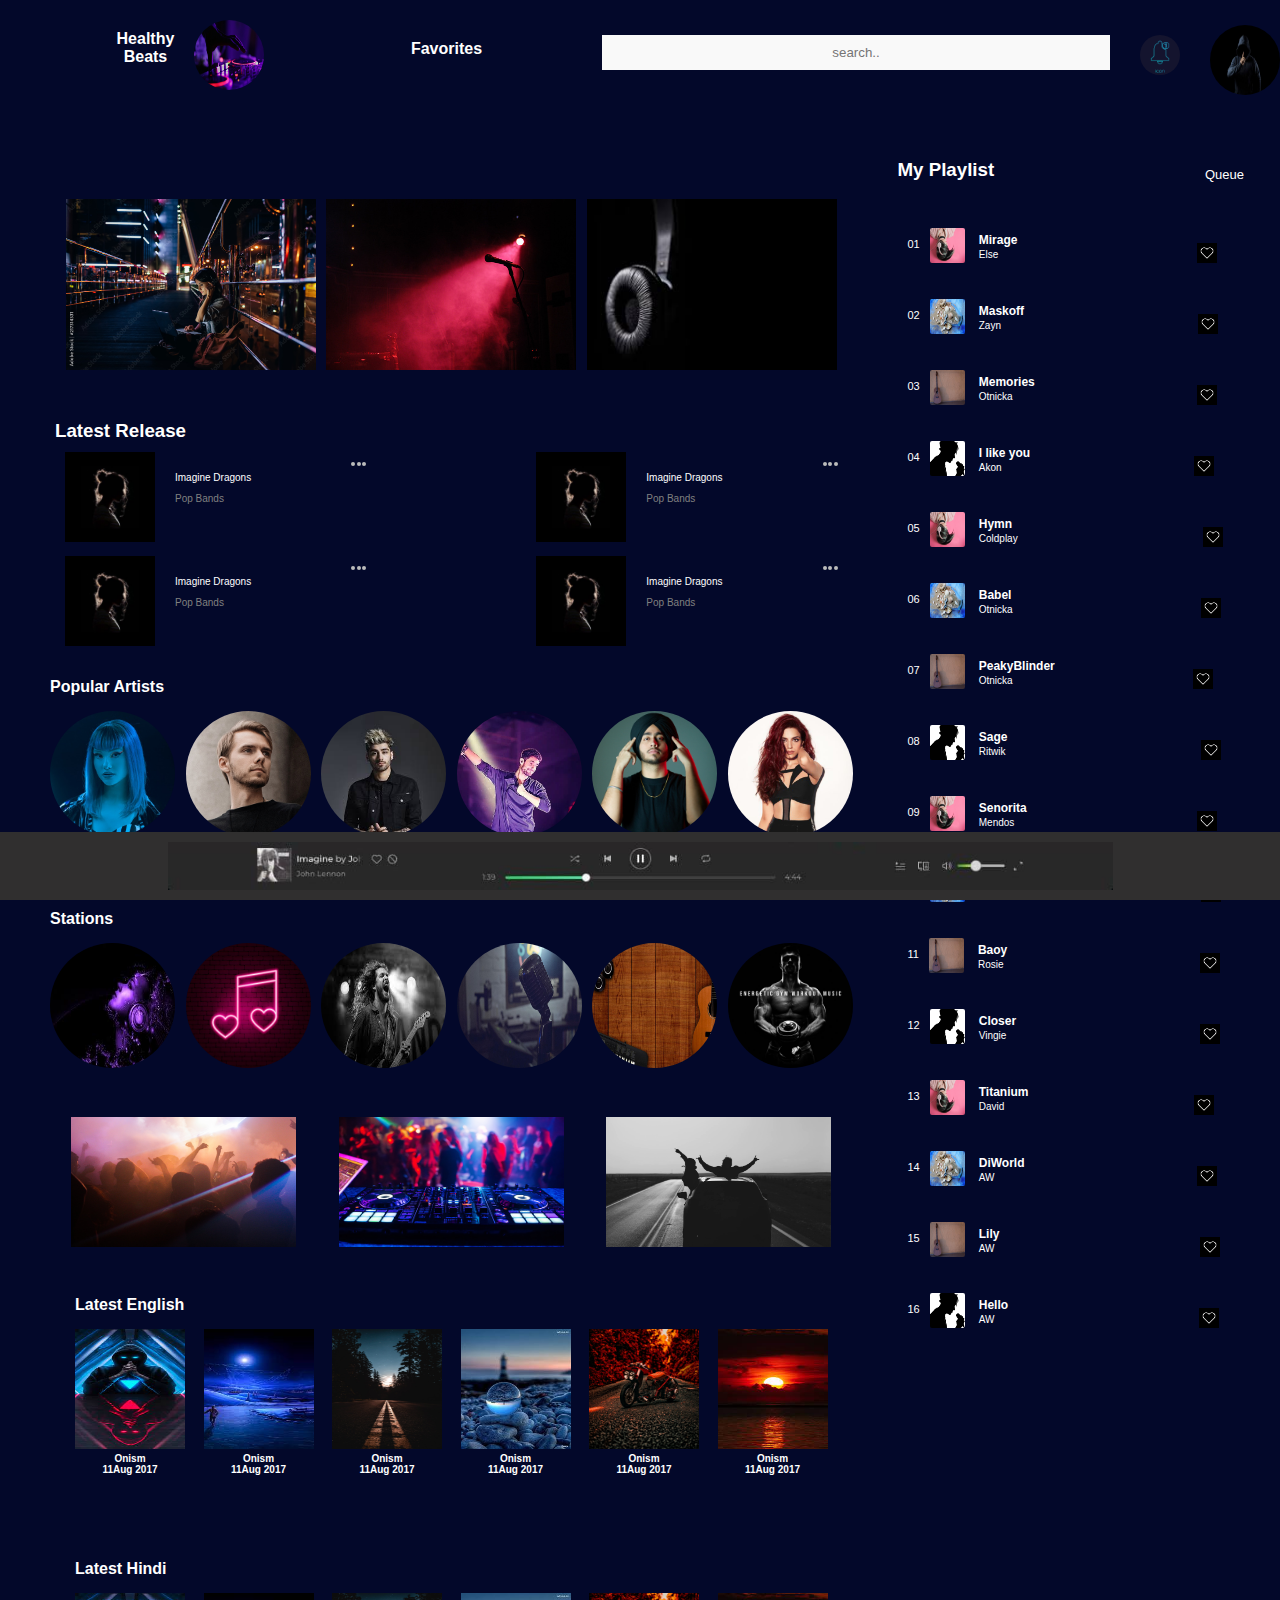
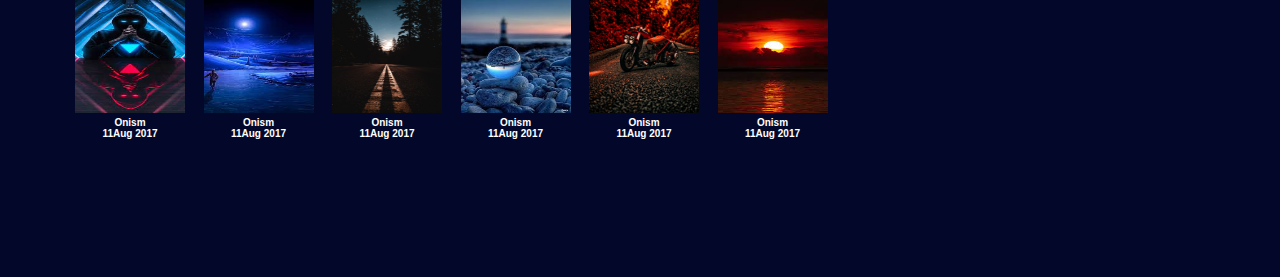
<file: index.html>
<!DOCTYPE html>
<html lang="en">
<head>
    <meta charset="UTF-8">
    <meta http-equiv="X-UA-Compatible" content="IE=edge">
    <meta name="viewport" content="width=device-width, initial-scale=1.0">
    <link rel="stylesheet" href="styleindex1.css">
    <title>Ninja Studio</title>
</head>
<body>

    <!-- header html -->
   <div class="navbar">
         <div class="nestednavbar1">
                <a href="index.html"><h4>Healthy <br>Beats</h4></a> 
                <img class="firstnavbarimage" src="firstnavbarimage.jpg" alt=":not shown">
         </div>
    
          <a href="https://www.google.com/"><h4 class="favorite">Favorites</h4></a>  

           <input type="text" placeholder="search..">

           <div class="nestednavbar2">
                <a href="#"> <img id="navbarimage1" src="notification bell.jpg" alt="not shown"></a> 
                <a href="#"><img id="navbarimage2" src="profileimage.jpg" alt="not shown"></a>
           </div>
    
   </div>



   <!-- middle html -->




                           
    <div class="row">
                                        <div class="firstcol">
                                                  <div class="wallpapercarausel">
                                                      <a href="#"><img id="wp1"src="wallpapercarauselimage1.jpg" alt="not shown"></a>
                                                       <a href="#"><img id="wp2"src="wallpapercarauselimage2.jpg" alt="not shown"></a>
                                                       <a href="#"><img id="wp3"src="wallpapercarauselimage3.jpg" alt="not shown"></a>
                                                   </div>     




                                       <!-- Ltaest release 1 -->
                                       <h3 class="latestreleaseh3">Latest Release</h3>
                                       <div class="latestrelease">
                                        <div class="insidemidsection2content">
                                        
                                            <a href="#"><img class="similierartistimage"src="blackdarkimage.jpg" alt="not shown"></a>
                                            <a href="sticky">
                                                  <div class="a1">
                                                    <p class="songname">Imagine Dragons</p>
                                                    <p>Pop Bands</p>
                                                </div>
                                            </a>
                                            <div class="threedot">
                                                <span class="dot"></span>
                                                <span class="dot"></span>
                                                <span class="dot"></span>
                                            </div>
                                            
                                         </div>


                                         <div class="insidemidsection2content">
            
                                            <a href="#"><img class="similierartistimage"src="blackdarkimage.jpg" alt="not shown"></a>
                                            <a href="#">
                                                  <div class="a1">
                                                    <p class="songname">Imagine Dragons</p>
                                                    <p>Pop Bands</p>
                                                </div>
                                            </a>
                                            <div class="threedot">
                                                <span class="dot"></span>
                                                <span class="dot"></span>
                                                <span class="dot"></span>
                                            </div>
                                            
                                         </div>
                                       </div>



                                        <!-- Ltaest release 2 -->
                                        <div class="latestrelease">
                                            <div class="insidemidsection2content">
                                            
                                                <a href="#"><img class="similierartistimage"src="blackdarkimage.jpg" alt="not shown"></a>
                                                <a href="#">
                                                      <div class="a1">
                                                        <p class="songname">Imagine Dragons</p>
                                                        <p>Pop Bands</p>
                                                    </div>
                                                </a>
                                                <div class="threedot">
                                                    <span class="dot"></span>
                                                    <span class="dot"></span>
                                                    <span class="dot"></span>
                                                </div>
                                                
                                             </div>
    
    
                                             <div class="insidemidsection2content">
                
                                                <a href="#"><img class="similierartistimage"src="blackdarkimage.jpg" alt="not shown"></a>
                                                <a href="#">
                                                      <div class="a1">
                                                        <p class="songname">Imagine Dragons</p>
                                                        <p>Pop Bands</p>
                                                    </div>
                                                </a>
                                                <div class="threedot">
                                                    <span class="dot"></span>
                                                    <span class="dot"></span>
                                                    <span class="dot"></span>
                                                </div>
                                                
                                             </div>
                                           </div>

                                            <br>














                                                   <!-- music player by band -->


                                            <div class="popularartist">

                                                <p>Popular Artists</p>
                                                <div class="insidepopularartist">
                                                   
                                                    <div class="pa1">
                                                         <a href="Dharia.html"><img class="paimage" src="bandplayerdharia.jpg" alt="not shown"></a>
                                                         <p>Dharia</p>
                                                    </div>
                                                    <div class="pa1">
                                                        <a href="Otnicka.html"><img class="paimage" src="bandplayerotnicka.jpg" alt="not shown"></a>
                                                        <p>Otnicka</p>
                                                    </div>
                                                    <div class="pa1">
                                                        <a href="Zayn.html"><img class="paimage" src="bandplayerzayn.jpg" alt="not shown"></a>
                                                        <p>Zayn Malik</p>
                                                    </div>
                                                    <div class="pa1">
                                                        <a href="SanamPuri.html"><img class="paimage" src="bandplayersanam.jpg" alt="not shown"></a>
                                                        <p>Sanam Puri</p>
                                                    </div>
                                                    <div class="pa1">
                                                        <a href="Shubh.html"><img class="paimage" src="bandplayershubh.jpg" alt="not shown"></a>
                                                        <p>Shubh</p>
                                                    </div>
                                                    <div class="pa1">
                                                        <a href="Sukriti.html"><img class="paimage" src="bandplayersukriti.jpg" alt="not shown"></a>
                                                        <p>Sukriti</p>
                                                    </div>     
                                                </div>

                                            </div>
                                        
                                                      <!-- station music-->

                                                      <div class="station">
                                                          <p>Stations</p>
                                                             <div class="insidestation">
                                                                <a href="#"><img class="stationimage" src="stationchill.jpg"></a>
                                                                <a href="#"><img class="stationimage"  src="stationlove.jpg"></a>
                                                                <a href="#"><img class="stationimage"  src="stationpop.jpg"></a>
                                                                <a href="#"><img class="stationimage" src="stationrock.jpg"></a>
                                                                <a href="#"><img class="stationimage" src="stationtero.jpg"></a>
                                                                <a href="#"><img class="stationimage" src="stationworkout.jpg"></a>
                                                             </div>
                                                      </div>


                                                      <!-- after station -->
                                                      <div class="afterstation">
                                                        <a href="#"><img class="afterstationimage" src="partyimage.jpg" alt="not shown"></a> 
                                                        <a href="#"><img class="afterstationimage" src="electronicimage.jpg" alt="not shown"></a>
                                                        <a href="#"><img class="afterstationimage"src="roadtripimage.webp" alt="not shown"></a>
                                                      </div>

                                                      <!-- latest english -->

                                                      <div class="latestenglish">
                                                        <p>Latest English</p>
                                                        <div class="insidelatestenglish">
                                                             <div class="lte">
                                                                    <a href="#"><img class="latestenglishimage" src="latestenglishimage1.jpg" alt="not shown"></a>
                                                                    <p>Onism</p>
                                                                    <p>11Aug 2017</p>
                                                             </div>
                                                             <div class="lte">
                                                                <a href="#"><img class="latestenglishimage" src="latestenglishimage2.jpg"alt="not shown"></a>
                                                                <p>Onism</p>
                                                                <p>11Aug 2017</p>
                                                             </div>
                                                              <div class="lte">
                                                                 <a href="#"><img class="latestenglishimage"
                                                                    src="latestenglishimage3.jpg" alt="not shown"></a>
                                                                 <p>Onism</p>
                                                                 <p>11Aug 2017</p>
                                                             </div>
                                                             <div class="lte">
                                                                <a href="#"><img class="latestenglishimage"
                                                                    src="latestenglishimage4.jpg" alt="not shown"></a>
                                                                <p>Onism</p>
                                                                <p>11Aug 2017</p>
                                                            </div>
                                                            <div class="lte">
                                                                <a href="#"><img class="latestenglishimage" src="latestenglishimage5.jpg" alt="not shown"></a>
                                                                <p>Onism</p>
                                                                <p>11Aug 2017</p>
                                                            </div>
                                                            <div class="lte">
                                                                <a href="#"><img class="latestenglishimage" src="latestenglishimage6.jpg"alt="not shown"></a>
                                                                <p>Onism</p>
                                                                <p>11Aug 2017</p>
                                                            </div>
                                                        </div>
                                                      </div>



                                                      <!-- Latest hindi -->
                                                      <div class="latestenglish">
                                                        <p>Latest Hindi</p>
                                                        <div class="insidelatestenglish">
                                                             <div class="lte">
                                                                    <a href="#"><img class="latestenglishimage" src="latestenglishimage1.jpg" alt="not shown"></a>
                                                                    <p>Onism</p>
                                                                    <p>11Aug 2017</p>
                                                             </div>
                                                             <div class="lte">
                                                                <a href="#"><img class="latestenglishimage" src="latestenglishimage2.jpg"alt="not shown"></a>
                                                                <p>Onism</p>
                                                                <p>11Aug 2017</p>
                                                             </div>
                                                              <div class="lte">
                                                                 <a href="#"><img class="latestenglishimage"
                                                                    src="latestenglishimage3.jpg" alt="not shown"></a>
                                                                 <p>Onism</p>
                                                                 <p>11Aug 2017</p>
                                                             </div>
                                                             <div class="lte">
                                                                <a href="#"><img class="latestenglishimage"
                                                                    src="latestenglishimage4.jpg" alt="not shown"></a>
                                                                <p>Onism</p>
                                                                <p>11Aug 2017</p>
                                                            </div>
                                                            <div class="lte">
                                                                <a href="#"><img class="latestenglishimage" src="latestenglishimage5.jpg" alt="not shown"></a>
                                                                <p>Onism</p>
                                                                <p>11Aug 2017</p>
                                                            </div>
                                                            <div class="lte">
                                                                <a href="#"><img class="latestenglishimage" src="latestenglishimage6.jpg"alt="not shown"></a>
                                                                <p>Onism</p>
                                                                <p>11Aug 2017</p>
                                                            </div>
                                                        </div>
                                                      </div>

                                      </div>
                          



                                      <!-- my playlist section and dropdown menu -->
     <div class="secondcol">

           <div class="nestedsecondcol">

              <a href=""><h3>My Playlist</h3></a>
                    <!-- dropdown html -->
                 <div class="dropdown">

                         <p class="dropbtn">Queue</p>
                         <div class="dropdown-content">
                         <a href="#">Playlist</a>
                         <a href="#">Favorite Song</a>
                         </div>
                  </div>
                        <!-- END -->
            </div>
<!--                                       first image -->
               <div class="myplaylist">
                     <div class="song1">
                             <p id="numbercount1">01</p>
                             <img class="imageiconsong1"src="myplaylistimage1.jpg" alt="not shown">
                             <a href="www.google.com">
                               <div class="songtitle">
                                   <p id="songtitle1a">Mirage</p>
                                   <p id="songtitle2a">Else</p>
                               </div>
                             </a>
                             <img class="hearticonsong1"src="heartimageforsong.jpg" alt="not shown">
                     </div>
                   
<!--                                          second image -->
<br>
<br>
                     <div class="song1">
                            <p id="numbercount2">02</p>
                            <img class="imageiconsong1"src="myplaylistimage2.jpg" alt="not shown">
                            <a href="www.google.com">
                                <div class="songtitle">
                                   <p id="songtitle1b">Maskoff</p>
                                   <p id="songtitle2b">Zayn</p>
                              </div>
                          </a>
                            <img class="hearticonsong2"src="heartimageforsong.jpg" alt="not shown">
                     </div>        


                     <!--                                          third image -->
<br>
<br>
                     <div class="song1">
                            <p id="numbercount3">03</p>
                            <img class="imageiconsong1"src="myplaylistimage3.jpg" alt="not shown">
                            <a href="www.google.com">
                                <div class="songtitle">
                                   <p id="songtitle1c">Memories</p>
                                   <p id="songtitle2c">Otnicka</p>
                              </div>
                          </a>
                            <img class="hearticonsong3"src="heartimageforsong.jpg" alt="not shown">
                     </div>    

                                          <!--                       forth image -->
<br>
<br>
                     <div class="song1">
                            <p id="numbercount4">04</p>
                            <img class="imageiconsong1"src="myplaylistimage4.jpg" alt="not shown">
                            <a href="www.google.com">
                                <div class="songtitle">
                                   <p id="songtitle1d">I like you</p>
                                   <p id="songtitle2d">Akon</p>
                              </div>
                          </a>
                            <img class="hearticonsong4"src="heartimageforsong.jpg" alt="not shown">
                     </div>       
                     

                     <!-- fifth  image -->
<br>
<br>
                     <div class="song1">
                            <p id="numbercount5">05</p>
                            <img class="imageiconsong1"src="myplaylistimage1.jpg" alt="not shown">
                            <a href="www.google.com">
                                <div class="songtitle">
                                   <p id="songtitle1e">Hymn</p>
                                   <p id="songtitle2e">Coldplay</p>
                              </div>
                          </a>
                            <img class="hearticonsong5"src="heartimageforsong.jpg" alt="not shown">
                     </div> 
                     
                     <!-- sixth image -->
 <br>
<br>
                     <div class="song1">
                            <p id="numbercount6">06</p>
                            <img class="imageiconsong1"src="myplaylistimage2.jpg" alt="not shown">
                            <a href="www.google.com">
                                <div class="songtitle">
                                   <p id="songtitle1f">Babel</p>
                                   <p id="songtitle2f">Otnicka</p>
                              </div>
                          </a>
                            <img class="hearticonsong6"src="heartimageforsong.jpg" alt="not shown">
                     </div>  
                     
                                         
                     <!-- seventh image -->
 <br>
 <br>
                      <div class="song1">
                             <p id="numbercount7">07</p>
                             <img class="imageiconsong1"src="myplaylistimage3.jpg" alt="not shown">
                             <a href="www.google.com">
                                 <div class="songtitle">
                                    <p id="songtitle1g">PeakyBlinder</p>
                                    <p id="songtitle2g">Otnicka</p>
                               </div>
                           </a>
                             <img class="hearticonsong7"src="heartimageforsong.jpg" alt="not shown">
                      </div>  

                                          
                     <!-- eigth image -->
 <br>
 <br>
                      <div class="song1">
                             <p id="numbercount8">08</p>
                             <img class="imageiconsong1"src="myplaylistimage4.jpg" alt="not shown">
                             <a href="www.google.com">
                                 <div class="songtitle">
                                    <p id="songtitle1h">Sage</p>
                                    <p id="songtitle2h">Ritwik</p>
                               </div>
                           </a>
                             <img class="hearticonsong8"src="heartimageforsong.jpg" alt="not shown">
                      </div>  


                                          
                     <!-- ninth image -->
 <br>
 <br>
                      <div class="song1">
                             <p id="numbercount9">09</p>
                             <img class="imageiconsong1"src="myplaylistimage1.jpg" alt="not shown">
                             <a href="www.google.com">
                                 <div class="songtitle">
                                    <p id="songtitle1i">Senorita</p>
                                    <p id="songtitle2i">Mendos</p>
                               </div>
                           </a>
                             <img class="hearticonsong9"src="heartimageforsong.jpg" alt="not shown">
                      </div>  



                                          
                     <!-- tenth image -->
 <br>
 <br>
                      <div class="song1">
                             <p id="numbercount10">10</p>
                             <img class="imageiconsong1"src="myplaylistimage2.jpg" alt="not shown">
                             <a href="www.google.com">
                                 <div class="songtitle">
                                    <p id="songtitle1j">Rockstar</p>
                                    <p id="songtitle2j">Post-Malone</p>
                               </div>
                           </a>
                             <img class="hearticonsong10"src="heartimageforsong.jpg" alt="not shown">
                      </div>  



                                          
                     <!-- eleventh image -->
 <br>
 <br>
                      <div class="song1">
                             <p id="numbercount11">11</p>
                             <img class="imageiconsong1"src="myplaylistimage3.jpg" alt="not shown">
                             <a href="www.google.com">
                                 <div class="songtitle">
                                    <p id="songtitle1k">Baoy</p>
                                    <p id="songtitle2k">Rosie</p>
                               </div>
                           </a>
                             <img class="hearticonsong11"src="heartimageforsong.jpg" alt="not shown">
                      </div>  





                                          
                     <!-- twelvth image -->
 <br>
 <br>
                      <div class="song1">
                             <p id="numbercount12">12</p>
                             <img class="imageiconsong1"src="myplaylistimage4.jpg" alt="not shown">
                             <a href="www.google.com">
                                 <div class="songtitle">
                                    <p id="songtitle1l">Closer</p>
                                    <p id="songtitle2l">Vingie</p>
                               </div>
                           </a>
                             <img class="hearticonsong12"src="heartimageforsong.jpg" alt="not shown">
                      </div>  




                                          
                     <!-- thirteenth image -->
 <br>
 <br>
                      <div class="song1">
                             <p id="numbercount13">13</p>
                             <img class="imageiconsong1"src="myplaylistimage1.jpg" alt="not shown">
                             <a href="www.google.com">
                                 <div class="songtitle">
                                    <p id="songtitle1m">Titanium</p>
                                    <p id="songtitle2m">David</p>
                               </div>
                           </a>
                             <img class="hearticonsong13"src="heartimageforsong.jpg" alt="not shown">
                      </div>  




                                          
                     <!-- forteenth image -->
 <br>
 <br>
                      <div class="song1">
                             <p id="numbercount14">14</p>
                             <img class="imageiconsong1"src="myplaylistimage2.jpg" alt="not shown">
                             <a href="www.google.com">
                                 <div class="songtitle">
                                    <p id="songtitle1n">DiWorld</p>
                                    <p id="songtitle2n">AW</p>
                               </div>
                           </a>
                             <img class="hearticonsong14"src="heartimageforsong.jpg" alt="not shown">
                      </div>  





                                          
                     <!-- fifteenth image -->
 <br>
 <br>
                      <div class="song1">
                             <p id="numbercount15">15</p>
                             <img class="imageiconsong1"src="myplaylistimage3.jpg" alt="not shown">
                             <a href="www.google.com">
                                 <div class="songtitle">
                                    <p id="songtitle1o">Lily</p>
                                    <p id="songtitle2o">AW</p>
                               </div>
                           </a>
                             <img class="hearticonsong15"src="heartimageforsong.jpg" alt="not shown">
                      </div>  




                                          
                     <!-- sixteenthimage -->
 <br>
 <br>
                      <div class="song1">
                             <p id="numbercount16">16</p>
                             <img class="imageiconsong1"src="myplaylistimage4.jpg" alt="not shown">
                             <a href="www.google.com">
                                 <div class="songtitle">
                                    <p id="songtitle1p">Hello</p>
                                    <p id="songtitle2p">AW</p>
                               </div>
                           </a>
                             <img class="hearticonsong16"src="heartimageforsong.jpg" alt="not shown">
                      </div>  





                </div>
        </div>
    
       </div>



        <!-- sticky position of song playbar -->

        
<div class="sticky">


    <img class="stickyimage" src="stickyadd.jpeg" alt="not shown">
    <!-- <div class="firststickysection">
                          
            <img class="similierartistimage"src="blackdarkimage.jpg" alt="not shown">
                  <div id="a1">
                    <p id="songname">Imagine Dragons</p>
                    <p id="popband">Pop Bands</p>
                 </div>
    </div>

           <div class="secondstickysection">
                       
                            <div class="symbol">
                                &#xf04b;
                            </div>
                        
        </div>

        <div class="thirdstickysection">
                           
                            <div class="symbol">
                                &#xf04b;
                            </div>
                        
        </div> -->
</div>
</body>
</html>
</file>
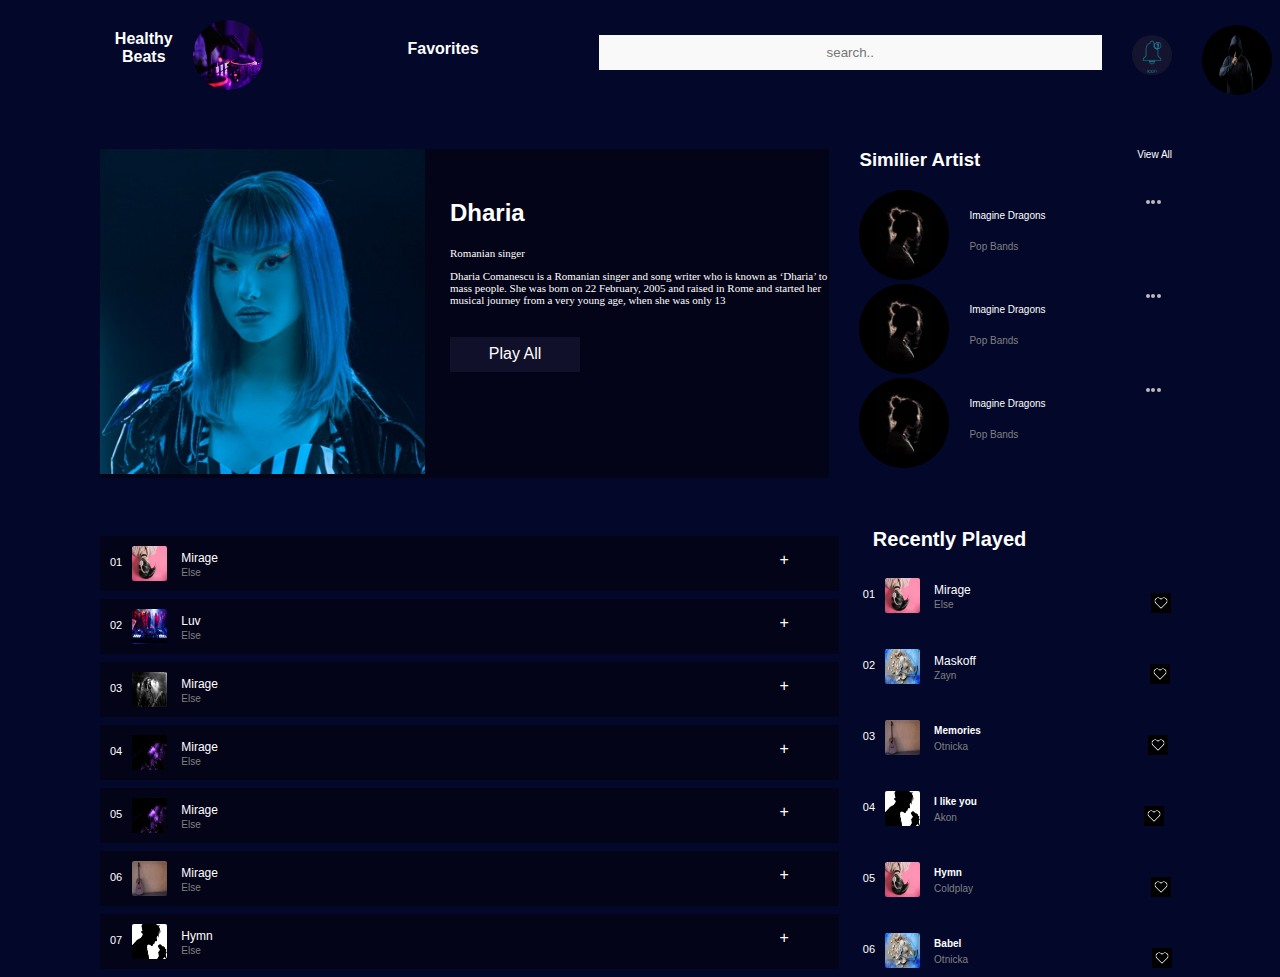
<file: Dharia.html>
<!DOCTYPE html>
<html lang="en">
<head>
    <meta charset="UTF-8">
    <meta http-equiv="X-UA-Compatible" content="IE=edge">
    <meta name="viewport" content="width=device-width, initial-scale=1.0">
    <link rel="stylesheet" href="styledharia.css">
    <title>Dharia</title>
</head>
<body>
    
    <!-- header part  -->
    <div class="navbar">
        <div class="nestednavbar1">
               <a href="index.html"><h4>Healthy <br>Beats</h4></a> 
               <img class="firstnavbarimage" src="firstnavbarimage.jpg" alt=":not shown">
        </div>
   
         <a href="https://www.google.com/"><h4 class="favorite">Favorites</h4></a>  

          <input type="text" placeholder="search..">

          <div class="nestednavbar2">
               <a href="#"> <img id="navbarimage1" src="notification bell.jpg" alt="not shown"></a> 
               <a href="#"><img id="navbarimage2" src="profileimage.jpg" alt="not shown"></a>
          </div>
   
  </div>
      <!-- middle part -->

       <div class="midsection">
              <div class="insidemidsection1">
                <a href="#"><img class="singleartistimage" src="bandplayerdharia.jpg" alt="not shown"></a>
                <div class="artistbio">
                    <h2>Dharia</h2>
                    <p>Romanian singer</p>
                    <p>Dharia Comanescu is a Romanian singer and song writer who is known as ‘Dharia’ to mass people. She was born on 22 February, 2005 and raised in Rome and started her musical journey from a very young age, when she was only 13</p>
                   <a href="https://google.com"><button class="button">Play All</button></a><br>
                  
                </div>
              </div>
              <div class="insidemidsection2">
                     <div class="similierartist">
                           <h3>Similier Artist</h3>
                           <p>View All</p>
                     </div>


                     
                     <div class="insidemidsection2content">


                        <!-- similier artist section-->

                        <a href="#"><img class="similierartistimage"src="blackdarkimage.jpg" alt="not shown"></a>
                        <a href="#">
                              <div class="a1">
                                <p class="songname">Imagine Dragons</p>
                                <p>Pop Bands</p>
                            </div>
                        </a>
                        <div class="threedot">
                            <span class="dot"></span>
                            <span class="dot"></span>
                            <span class="dot"></span>
                        </div>
                        
                     </div>

                     <div class="insidemidsection2content">
                        <a href="#"><img class="similierartistimage"src="blackdarkimage.jpg" alt="not shown"></a>
                        <a href="#">
                              <div class="a1">
                                <p class="songname">Imagine Dragons</p>
                                <p>Pop Bands</p>
                            </div>
                        </a>
                        <div class="threedot">
                            <span class="dot"></span>
                            <span class="dot"></span>
                            <span class="dot"></span>
                        </div>
                     </div>

                     <div class="insidemidsection2content">
                        <a href="#"><img class="similierartistimage"src="blackdarkimage.jpg" alt="not shown"></a>
                        <a href="#">
                              <div class="a1">
                                <p class="songname">Imagine Dragons</p>
                                <p>Pop Bands</p>
                            </div>
                        </a>
                        <div class="threedot">
                            <span class="dot"></span>
                            <span class="dot"></span>
                            <span class="dot"></span>
                        </div>
                     </div>
              </div>
       </div>


  
       <!-- footer part and song detail of that single artist-->
       
       <div class="footerpart">
                    <div class="insidefooterpart1">

                        <!-- first song of single artist -->

                        <div class="artistsong">
                                <div class="songdetail">
                                    <p id="numbercount1">01</p>
                                    <img class="imageiconsong1"src="myplaylistimage1.jpg" alt="not shown">
                                    <a href="www.google.com">
                                      <div class="songtitle">
                                          <p id="songtitle1a">Mirage</p>
                                          <p id="songtitle2a">Else</p>
                                      </div>
                                    </a>
                                </div>
                                <div class="plussign">
                                    &#x2b;
                                </div>
                        </div>

                        <!-- first song of single artist -->

                        <div class="artistsong">
                                  <div class="songdetail">
                                      <p id="numbercount1">02</p>
                                       <img class="imageiconsong1"src="electronicimage.jpg" alt="not shown">
                                       <a href="www.google.com">
                                       <div class="songtitle">
                                            <p id="songtitle1a">Luv </p>
                                            <p id="songtitle2a">Else</p>
                                       </div>
                                       </a>
                                   </div>
                                   <div class="plussign">
                                           &#x2b;
                                   </div>
                        </div>

                        <!-- first song of single artist -->

                        <div class="artistsong">
                            <div class="songdetail">
                                <p id="numbercount1">03</p>
                                 <img class="imageiconsong1"src="stationpop.jpg" alt="not shown">
                                 <a href="www.google.com">
                                 <div class="songtitle">
                                      <p id="songtitle1a">Mirage</p>
                                      <p id="songtitle2a">Else</p>
                                 </div>
                                 </a>
                             </div>
                             <div class="plussign">
                                     &#x2b;
                             </div>
                        </div>

                        <!-- first song of single artist -->

                        <div class="artistsong">
                            <div class="songdetail">
                                <p id="numbercount1">04</p>
                                 <img class="imageiconsong1"src="stationchill.jpg" alt="not shown">
                                 <a href="www.google.com">
                                 <div class="songtitle">
                                      <p id="songtitle1a">Mirage</p>
                                      <p id="songtitle2a">Else</p>
                                 </div>
                                 </a>
                             </div>
                             <div class="plussign">
                                     &#x2b;
                             </div>
                        </div>

                        <!-- first song of single artist -->

                        <div class="artistsong">
                            <div class="songdetail">
                                <p id="numbercount1">05</p>
                                 <img class="imageiconsong1"src="stationchill.jpg" alt="not shown">
                                 <a href="www.google.com">
                                 <div class="songtitle">
                                      <p id="songtitle1a">Mirage</p>
                                      <p id="songtitle2a">Else</p>
                                 </div>
                                 </a>
                             </div>
                             <div class="plussign">
                                     &#x2b;
                             </div>
                        </div>

                        <!-- first song of single artist -->

                        <div class="artistsong">
                            <div class="songdetail">
                                <p id="numbercount1">06</p>
                                 <img class="imageiconsong1"src="myplaylistimage3.jpg" alt="not shown">
                                 <a href="www.google.com">
                                 <div class="songtitle">
                                      <p id="songtitle1a">Mirage</p>
                                      <p id="songtitle2a">Else</p>
                                 </div>
                                 </a>
                             </div>
                             <div class="plussign">
                                     &#x2b;
                             </div>
                        </div>

                        <!-- first song of single artist -->

                        <div class="artistsong">
                            <div class="songdetail">
                                <p id="numbercount1">07</p>
                                 <img class="imageiconsong1"src="myplaylistimage4.jpg" alt="not shown">
                                 <a href="www.google.com">
                                 <div class="songtitle">
                                      <p id="songtitle1a">Hymn</p>
                                      <p id="songtitle2a">Else</p>
                                 </div>
                                 </a>
                             </div>
                             <div class="plussign">
                                     &#x2b;
                             </div>
                        </div>
                    </div>



                    <!-- recently played section -->

                    <div class="insidefooterpart2">
                        

                 <!--first image -->
               
               <div class="myplaylist">
                <h4 class="recentlyplayed">Recently Played</h4>
                <div class="song1">
                        <p id="numbercount1">01</p>
                        <img class="imageiconsong1"src="myplaylistimage1.jpg" alt="not shown">
                        <a href="www.google.com">
                          <div class="songtitle">
                              <p id="songtitle1a">Mirage</p>
                              <p id="songtitle2a">Else</p>
                          </div>
                        </a>
                        <img class="hearticonsong1"src="heartimageforsong.jpg" alt="not shown">
                </div>
              
                        <!--second image -->
<br>
<br>
                <div class="song1">
                       <p id="numbercount2">02</p>
                       <img class="imageiconsong1"src="myplaylistimage2.jpg" alt="not shown">
                       <a href="www.google.com">
                           <div class="songtitle">
                              <p id="songtitle1b">Maskoff</p>
                              <p id="songtitle2b">Zayn</p>
                         </div>
                     </a>
                       <img class="hearticonsong2"src="heartimageforsong.jpg" alt="not shown">
                </div>        


                <!--third image -->
<br>
<br>
                <div class="song1">
                       <p id="numbercount3">03</p>
                       <img class="imageiconsong1"src="myplaylistimage3.jpg" alt="not shown">
                       <a href="www.google.com">
                           <div class="songtitle">
                              <p id="songtitle1c">Memories</p>
                              <p id="songtitle2c">Otnicka</p>
                         </div>
                     </a>
                       <img class="hearticonsong3"src="heartimageforsong.jpg" alt="not shown">
                </div>    

                                     <!--forth image -->
<br>
<br>
                <div class="song1">
                       <p id="numbercount4">04</p>
                       <img class="imageiconsong1"src="myplaylistimage4.jpg" alt="not shown">
                       <a href="www.google.com">
                           <div class="songtitle">
                              <p id="songtitle1d">I like you</p>
                              <p id="songtitle2d">Akon</p>
                         </div>
                     </a>
                       <img class="hearticonsong4"src="heartimageforsong.jpg" alt="not shown">
                </div>       
                

                <!-- fifth  image -->
<br>
<br>
                <div class="song1">
                       <p id="numbercount5">05</p>
                       <img class="imageiconsong1"src="myplaylistimage1.jpg" alt="not shown">
                       <a href="www.google.com">
                           <div class="songtitle">
                              <p id="songtitle1e">Hymn</p>
                              <p id="songtitle2e">Coldplay</p>
                         </div>
                     </a>
                       <img class="hearticonsong5"src="heartimageforsong.jpg" alt="not shown">
                </div> 
                
                <!-- sixth image -->
<br>
<br>
                <div class="song1">
                       <p id="numbercount6">06</p>
                       <img class="imageiconsong1"src="myplaylistimage2.jpg" alt="not shown">
                       <a href="www.google.com">
                           <div class="songtitle">
                              <p id="songtitle1f">Babel</p>
                              <p id="songtitle2f">Otnicka</p>
                         </div>
                     </a>
                       <img class="hearticonsong6"src="heartimageforsong.jpg" alt="not shown">
                </div>  
                




          </div>
     </div>
</body>
</html>
</file>
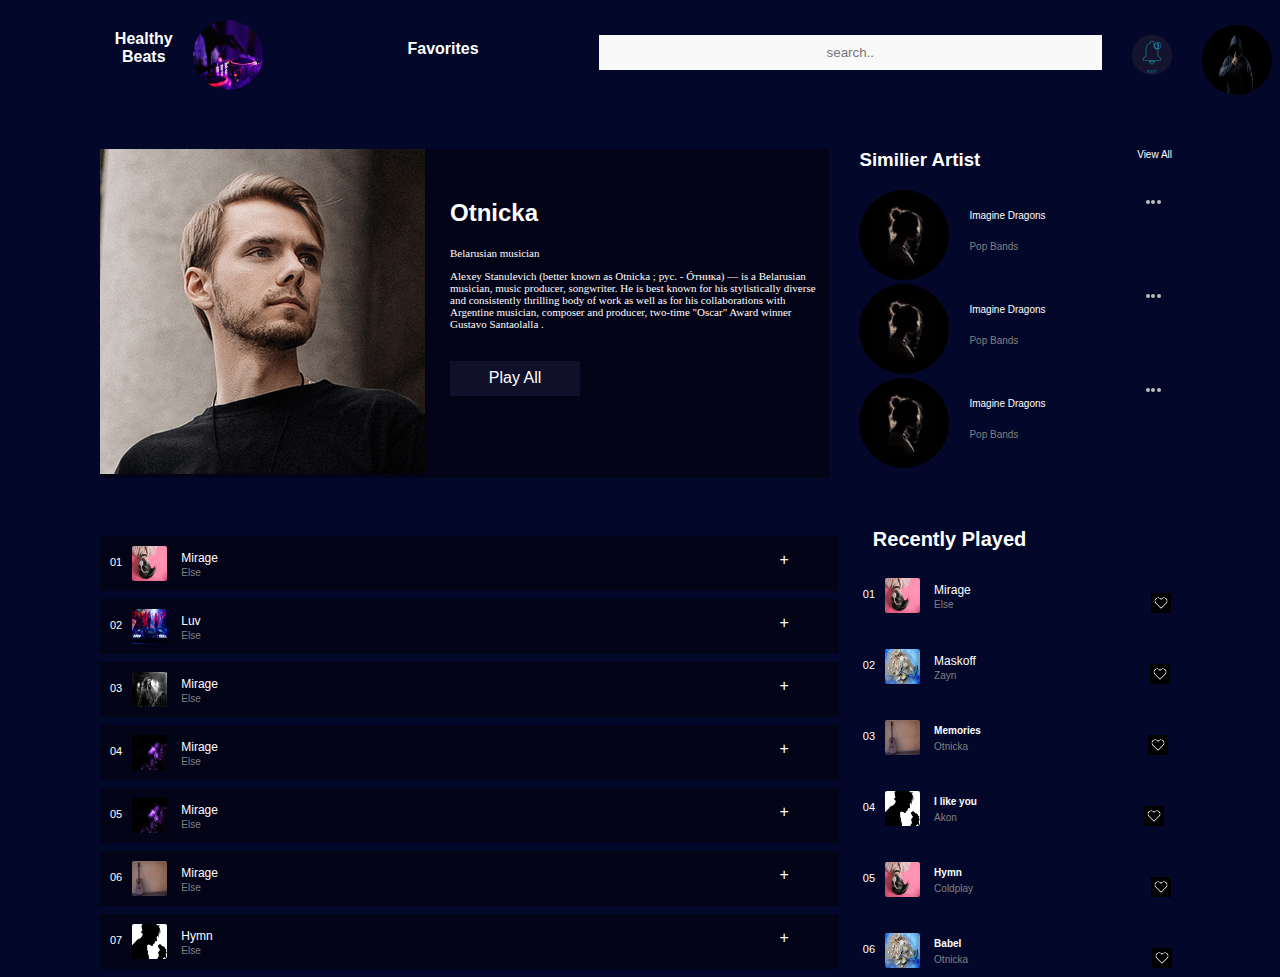
<file: Otnicka.html>
<!DOCTYPE html>
<html lang="en">
<head>
    <meta charset="UTF-8">
    <meta http-equiv="X-UA-Compatible" content="IE=edge">
    <meta name="viewport" content="width=device-width, initial-scale=1.0">
    <link rel="stylesheet" href="styleOtnicka.css">
    <title>Document</title>
</head>
<body>
    
    <!-- header part  -->
    <div class="navbar">
        <div class="nestednavbar1">
               <a href="index.html"><h4>Healthy <br>Beats</h4></a> 
               <img class="firstnavbarimage" src="firstnavbarimage.jpg" alt=":not shown">
        </div>
   
         <a href="https://www.google.com/"><h4 class="favorite">Favorites</h4></a>  

          <input type="text" placeholder="search..">

          <div class="nestednavbar2">
               <a href="#"> <img id="navbarimage1" src="notification bell.jpg" alt="not shown"></a> 
               <a href="#"><img id="navbarimage2" src="profileimage.jpg" alt="not shown"></a>
          </div>
   
  </div>
      <!-- middle part -->

       <div class="midsection">
              <div class="insidemidsection1">
                <a href="#"><img class="singleartistimage" src="bandplayerotnicka.jpg" alt="not shown"></a>
                <div class="artistbio">
                    <h2>Otnicka</h2>
                    <p>Belarusian musician</p>
                    <p>Alexey Stanulevich (better known as Otnicka ; рус. - Óтника) — is a Belarusian musician, music producer, songwriter. 
                        He is best known for his stylistically diverse and consistently thrilling body of work as well as for his collaborations with Argentine musician, composer and producer, two-time "Oscar" Award winner Gustavo Santaolalla .</p>
                   <a href="https://google.com"><button class="button">Play All</button></a><br>
                  
                </div>
              </div>
              <div class="insidemidsection2">
                <div class="similierartist">
                      <h3>Similier Artist</h3>
                      <p>View All</p>
                </div>


                
                <div class="insidemidsection2content">


                   <!-- similier artist section-->

                   <a href="#"><img class="similierartistimage"src="blackdarkimage.jpg" alt="not shown"></a>
                   <a href="#">
                         <div class="a1">
                           <p class="songname">Imagine Dragons</p>
                           <p>Pop Bands</p>
                       </div>
                   </a>
                   <div class="threedot">
                       <span class="dot"></span>
                       <span class="dot"></span>
                       <span class="dot"></span>
                   </div>
                   
                </div>

                <div class="insidemidsection2content">
                   <a href="#"><img class="similierartistimage"src="blackdarkimage.jpg" alt="not shown"></a>
                   <a href="#">
                         <div class="a1">
                           <p class="songname">Imagine Dragons</p>
                           <p>Pop Bands</p>
                       </div>
                   </a>
                   <div class="threedot">
                       <span class="dot"></span>
                       <span class="dot"></span>
                       <span class="dot"></span>
                   </div>
                </div>

                <div class="insidemidsection2content">
                   <a href="#"><img class="similierartistimage"src="blackdarkimage.jpg" alt="not shown"></a>
                   <a href="#">
                         <div class="a1">
                           <p class="songname">Imagine Dragons</p>
                           <p>Pop Bands</p>
                       </div>
                   </a>
                   <div class="threedot">
                       <span class="dot"></span>
                       <span class="dot"></span>
                       <span class="dot"></span>
                   </div>
                </div>
         </div>
  </div>



  <!-- footer part and song detail of that single artist-->
  
  <div class="footerpart">
               <div class="insidefooterpart1">

                   <!-- first song of single artist -->

                   <div class="artistsong">
                           <div class="songdetail">
                               <p id="numbercount1">01</p>
                               <img class="imageiconsong1"src="myplaylistimage1.jpg" alt="not shown">
                               <a href="www.google.com">
                                 <div class="songtitle">
                                     <p id="songtitle1a">Mirage</p>
                                     <p id="songtitle2a">Else</p>
                                 </div>
                               </a>
                           </div>
                           <div class="plussign">
                               &#x2b;
                           </div>
                   </div>

                   <!-- first song of single artist -->

                   <div class="artistsong">
                             <div class="songdetail">
                                 <p id="numbercount1">02</p>
                                  <img class="imageiconsong1"src="electronicimage.jpg" alt="not shown">
                                  <a href="www.google.com">
                                  <div class="songtitle">
                                       <p id="songtitle1a">Luv </p>
                                       <p id="songtitle2a">Else</p>
                                  </div>
                                  </a>
                              </div>
                              <div class="plussign">
                                      &#x2b;
                              </div>
                   </div>

                   <!-- first song of single artist -->

                   <div class="artistsong">
                       <div class="songdetail">
                           <p id="numbercount1">03</p>
                            <img class="imageiconsong1"src="stationpop.jpg" alt="not shown">
                            <a href="www.google.com">
                            <div class="songtitle">
                                 <p id="songtitle1a">Mirage</p>
                                 <p id="songtitle2a">Else</p>
                            </div>
                            </a>
                        </div>
                        <div class="plussign">
                                &#x2b;
                        </div>
                   </div>

                   <!-- first song of single artist -->

                   <div class="artistsong">
                       <div class="songdetail">
                           <p id="numbercount1">04</p>
                            <img class="imageiconsong1"src="stationchill.jpg" alt="not shown">
                            <a href="www.google.com">
                            <div class="songtitle">
                                 <p id="songtitle1a">Mirage</p>
                                 <p id="songtitle2a">Else</p>
                            </div>
                            </a>
                        </div>
                        <div class="plussign">
                                &#x2b;
                        </div>
                   </div>

                   <!-- first song of single artist -->

                   <div class="artistsong">
                       <div class="songdetail">
                           <p id="numbercount1">05</p>
                            <img class="imageiconsong1"src="stationchill.jpg" alt="not shown">
                            <a href="www.google.com">
                            <div class="songtitle">
                                 <p id="songtitle1a">Mirage</p>
                                 <p id="songtitle2a">Else</p>
                            </div>
                            </a>
                        </div>
                        <div class="plussign">
                                &#x2b;
                        </div>
                   </div>

                   <!-- first song of single artist -->

                   <div class="artistsong">
                       <div class="songdetail">
                           <p id="numbercount1">06</p>
                            <img class="imageiconsong1"src="myplaylistimage3.jpg" alt="not shown">
                            <a href="www.google.com">
                            <div class="songtitle">
                                 <p id="songtitle1a">Mirage</p>
                                 <p id="songtitle2a">Else</p>
                            </div>
                            </a>
                        </div>
                        <div class="plussign">
                                &#x2b;
                        </div>
                   </div>

                   <!-- first song of single artist -->

                   <div class="artistsong">
                       <div class="songdetail">
                           <p id="numbercount1">07</p>
                            <img class="imageiconsong1"src="myplaylistimage4.jpg" alt="not shown">
                            <a href="www.google.com">
                            <div class="songtitle">
                                 <p id="songtitle1a">Hymn</p>
                                 <p id="songtitle2a">Else</p>
                            </div>
                            </a>
                        </div>
                        <div class="plussign">
                                &#x2b;
                        </div>
                   </div>
               </div>



               <!-- recently played section -->

               <div class="insidefooterpart2">
                   

            <!--first image -->
          
          <div class="myplaylist">
           <h4 class="recentlyplayed">Recently Played</h4>
           <div class="song1">
                   <p id="numbercount1">01</p>
                   <img class="imageiconsong1"src="myplaylistimage1.jpg" alt="not shown">
                   <a href="www.google.com">
                     <div class="songtitle">
                         <p id="songtitle1a">Mirage</p>
                         <p id="songtitle2a">Else</p>
                     </div>
                   </a>
                   <img class="hearticonsong1"src="heartimageforsong.jpg" alt="not shown">
           </div>
         
                   <!--second image -->
<br>
<br>
           <div class="song1">
                  <p id="numbercount2">02</p>
                  <img class="imageiconsong1"src="myplaylistimage2.jpg" alt="not shown">
                  <a href="www.google.com">
                      <div class="songtitle">
                         <p id="songtitle1b">Maskoff</p>
                         <p id="songtitle2b">Zayn</p>
                    </div>
                </a>
                  <img class="hearticonsong2"src="heartimageforsong.jpg" alt="not shown">
           </div>        


           <!--third image -->
<br>
<br>
           <div class="song1">
                  <p id="numbercount3">03</p>
                  <img class="imageiconsong1"src="myplaylistimage3.jpg" alt="not shown">
                  <a href="www.google.com">
                      <div class="songtitle">
                         <p id="songtitle1c">Memories</p>
                         <p id="songtitle2c">Otnicka</p>
                    </div>
                </a>
                  <img class="hearticonsong3"src="heartimageforsong.jpg" alt="not shown">
           </div>    

                                <!--forth image -->
<br>
<br>
           <div class="song1">
                  <p id="numbercount4">04</p>
                  <img class="imageiconsong1"src="myplaylistimage4.jpg" alt="not shown">
                  <a href="www.google.com">
                      <div class="songtitle">
                         <p id="songtitle1d">I like you</p>
                         <p id="songtitle2d">Akon</p>
                    </div>
                </a>
                  <img class="hearticonsong4"src="heartimageforsong.jpg" alt="not shown">
           </div>       
           

           <!-- fifth  image -->
<br>
<br>
           <div class="song1">
                  <p id="numbercount5">05</p>
                  <img class="imageiconsong1"src="myplaylistimage1.jpg" alt="not shown">
                  <a href="www.google.com">
                      <div class="songtitle">
                         <p id="songtitle1e">Hymn</p>
                         <p id="songtitle2e">Coldplay</p>
                    </div>
                </a>
                  <img class="hearticonsong5"src="heartimageforsong.jpg" alt="not shown">
           </div> 
           
           <!-- sixth image -->
<br>
<br>
           <div class="song1">
                  <p id="numbercount6">06</p>
                  <img class="imageiconsong1"src="myplaylistimage2.jpg" alt="not shown">
                  <a href="www.google.com">
                      <div class="songtitle">
                         <p id="songtitle1f">Babel</p>
                         <p id="songtitle2f">Otnicka</p>
                    </div>
                </a>
                  <img class="hearticonsong6"src="heartimageforsong.jpg" alt="not shown">
           </div>  
           




     </div>
</div>
</body>
</html>
</file>
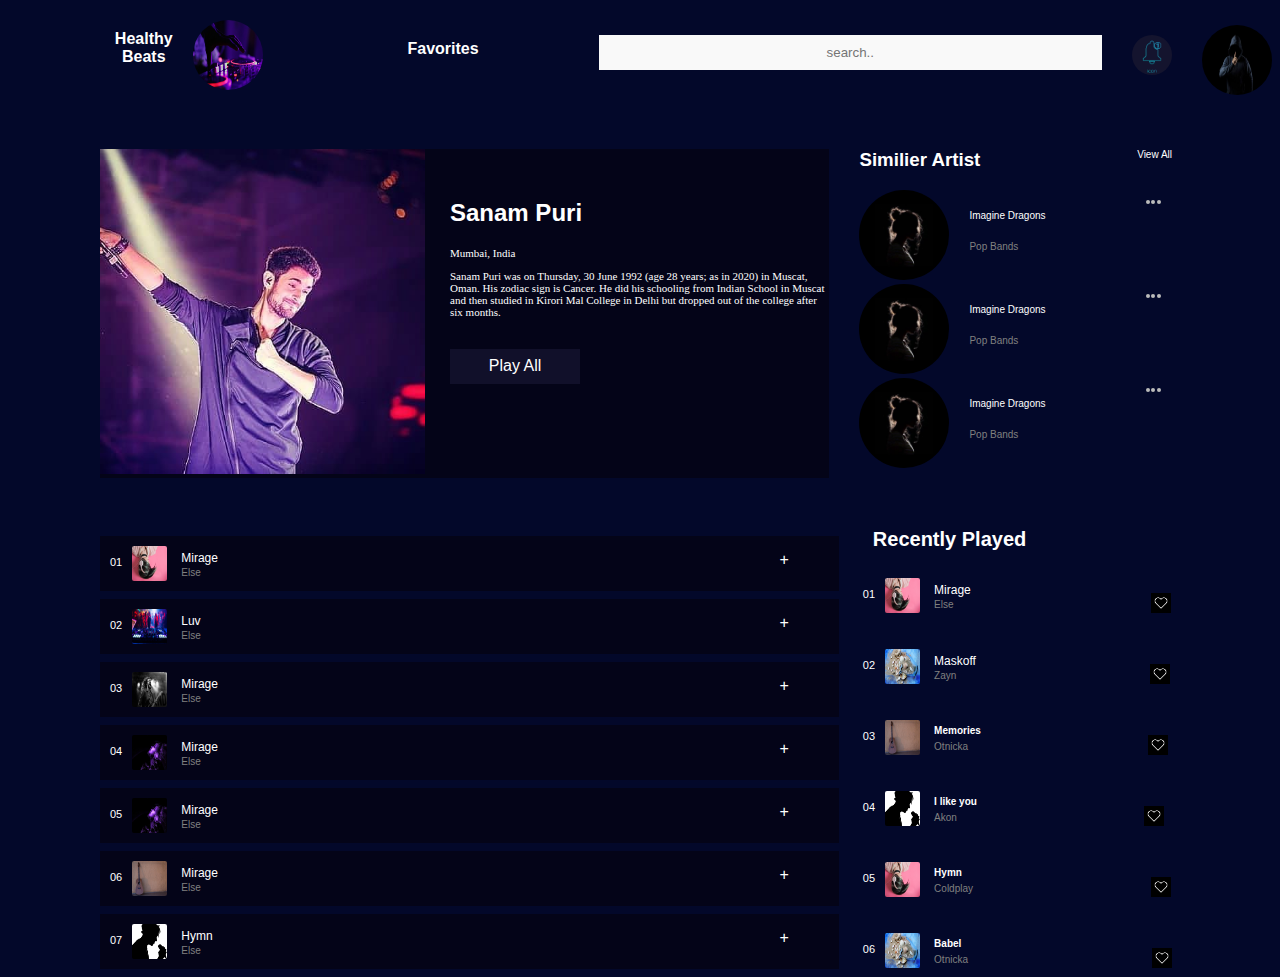
<file: Sanampuri.html>
<!DOCTYPE html>
<html lang="en">
<head>
    <meta charset="UTF-8">
    <meta http-equiv="X-UA-Compatible" content="IE=edge">
    <meta name="viewport" content="width=device-width, initial-scale=1.0">
    <link rel="stylesheet" href="stylesanam.css">
    <title>Document</title>
</head>
<body>
    
    <!-- header part  -->
    <div class="navbar">
        <div class="nestednavbar1">
               <a href="index.html"><h4>Healthy <br>Beats</h4></a> 
               <img class="firstnavbarimage" src="firstnavbarimage.jpg" alt=":not shown">
        </div>
   
         <a href="https://www.google.com/"><h4 class="favorite">Favorites</h4></a>  

          <input type="text" placeholder="search..">

          <div class="nestednavbar2">
               <a href="#"> <img id="navbarimage1" src="notification bell.jpg" alt="not shown"></a> 
               <a href="#"><img id="navbarimage2" src="profileimage.jpg" alt="not shown"></a>
          </div>
   
  </div>
      <!-- middle part -->

       <div class="midsection">
              <div class="insidemidsection1">
                <a href="#"><img class="singleartistimage" src="bandplayersanam.jpg" alt="not shown"></a>
                <div class="artistbio">
                    <h2>Sanam Puri</h2>
                    <p>Mumbai, India</p>
                    <p>Sanam Puri was on Thursday, 30 June 1992 (age 28 years; as in 2020) in Muscat, Oman. His zodiac sign is Cancer. He did his schooling from Indian School in Muscat and then studied in Kirori Mal College in Delhi but dropped out of the college after six months.</p>
                   <a href="https://google.com"><button class="button">Play All</button></a><br>
                  
                </div>
              </div>
              <div class="insidemidsection2">
                <div class="similierartist">
                      <h3>Similier Artist</h3>
                      <p>View All</p>
                </div>


                
                <div class="insidemidsection2content">


                   <!-- similier artist section-->

                   <a href="#"><img class="similierartistimage"src="blackdarkimage.jpg" alt="not shown"></a>
                   <a href="#">
                         <div class="a1">
                           <p class="songname">Imagine Dragons</p>
                           <p>Pop Bands</p>
                       </div>
                   </a>
                   <div class="threedot">
                       <span class="dot"></span>
                       <span class="dot"></span>
                       <span class="dot"></span>
                   </div>
                   
                </div>

                <div class="insidemidsection2content">
                   <a href="#"><img class="similierartistimage"src="blackdarkimage.jpg" alt="not shown"></a>
                   <a href="#">
                         <div class="a1">
                           <p class="songname">Imagine Dragons</p>
                           <p>Pop Bands</p>
                       </div>
                   </a>
                   <div class="threedot">
                       <span class="dot"></span>
                       <span class="dot"></span>
                       <span class="dot"></span>
                   </div>
                </div>

                <div class="insidemidsection2content">
                   <a href="#"><img class="similierartistimage"src="blackdarkimage.jpg" alt="not shown"></a>
                   <a href="#">
                         <div class="a1">
                           <p class="songname">Imagine Dragons</p>
                           <p>Pop Bands</p>
                       </div>
                   </a>
                   <div class="threedot">
                       <span class="dot"></span>
                       <span class="dot"></span>
                       <span class="dot"></span>
                   </div>
                </div>
         </div>
  </div>



  <!-- footer part and song detail of that single artist-->
  
  <div class="footerpart">
               <div class="insidefooterpart1">

                   <!-- first song of single artist -->

                   <div class="artistsong">
                           <div class="songdetail">
                               <p id="numbercount1">01</p>
                               <img class="imageiconsong1"src="myplaylistimage1.jpg" alt="not shown">
                               <a href="www.google.com">
                                 <div class="songtitle">
                                     <p id="songtitle1a">Mirage</p>
                                     <p id="songtitle2a">Else</p>
                                 </div>
                               </a>
                           </div>
                           <div class="plussign">
                               &#x2b;
                           </div>
                   </div>

                   <!-- first song of single artist -->

                   <div class="artistsong">
                             <div class="songdetail">
                                 <p id="numbercount1">02</p>
                                  <img class="imageiconsong1"src="electronicimage.jpg" alt="not shown">
                                  <a href="www.google.com">
                                  <div class="songtitle">
                                       <p id="songtitle1a">Luv </p>
                                       <p id="songtitle2a">Else</p>
                                  </div>
                                  </a>
                              </div>
                              <div class="plussign">
                                      &#x2b;
                              </div>
                   </div>

                   <!-- first song of single artist -->

                   <div class="artistsong">
                       <div class="songdetail">
                           <p id="numbercount1">03</p>
                            <img class="imageiconsong1"src="stationpop.jpg" alt="not shown">
                            <a href="www.google.com">
                            <div class="songtitle">
                                 <p id="songtitle1a">Mirage</p>
                                 <p id="songtitle2a">Else</p>
                            </div>
                            </a>
                        </div>
                        <div class="plussign">
                                &#x2b;
                        </div>
                   </div>

                   <!-- first song of single artist -->

                   <div class="artistsong">
                       <div class="songdetail">
                           <p id="numbercount1">04</p>
                            <img class="imageiconsong1"src="stationchill.jpg" alt="not shown">
                            <a href="www.google.com">
                            <div class="songtitle">
                                 <p id="songtitle1a">Mirage</p>
                                 <p id="songtitle2a">Else</p>
                            </div>
                            </a>
                        </div>
                        <div class="plussign">
                                &#x2b;
                        </div>
                   </div>

                   <!-- first song of single artist -->

                   <div class="artistsong">
                       <div class="songdetail">
                           <p id="numbercount1">05</p>
                            <img class="imageiconsong1"src="stationchill.jpg" alt="not shown">
                            <a href="www.google.com">
                            <div class="songtitle">
                                 <p id="songtitle1a">Mirage</p>
                                 <p id="songtitle2a">Else</p>
                            </div>
                            </a>
                        </div>
                        <div class="plussign">
                                &#x2b;
                        </div>
                   </div>

                   <!-- first song of single artist -->

                   <div class="artistsong">
                       <div class="songdetail">
                           <p id="numbercount1">06</p>
                            <img class="imageiconsong1"src="myplaylistimage3.jpg" alt="not shown">
                            <a href="www.google.com">
                            <div class="songtitle">
                                 <p id="songtitle1a">Mirage</p>
                                 <p id="songtitle2a">Else</p>
                            </div>
                            </a>
                        </div>
                        <div class="plussign">
                                &#x2b;
                        </div>
                   </div>

                   <!-- first song of single artist -->

                   <div class="artistsong">
                       <div class="songdetail">
                           <p id="numbercount1">07</p>
                            <img class="imageiconsong1"src="myplaylistimage4.jpg" alt="not shown">
                            <a href="www.google.com">
                            <div class="songtitle">
                                 <p id="songtitle1a">Hymn</p>
                                 <p id="songtitle2a">Else</p>
                            </div>
                            </a>
                        </div>
                        <div class="plussign">
                                &#x2b;
                        </div>
                   </div>
               </div>



               <!-- recently played section -->

               <div class="insidefooterpart2">
                   

            <!--first image -->
          
          <div class="myplaylist">
           <h4 class="recentlyplayed">Recently Played</h4>
           <div class="song1">
                   <p id="numbercount1">01</p>
                   <img class="imageiconsong1"src="myplaylistimage1.jpg" alt="not shown">
                   <a href="www.google.com">
                     <div class="songtitle">
                         <p id="songtitle1a">Mirage</p>
                         <p id="songtitle2a">Else</p>
                     </div>
                   </a>
                   <img class="hearticonsong1"src="heartimageforsong.jpg" alt="not shown">
           </div>
         
                   <!--second image -->
<br>
<br>
           <div class="song1">
                  <p id="numbercount2">02</p>
                  <img class="imageiconsong1"src="myplaylistimage2.jpg" alt="not shown">
                  <a href="www.google.com">
                      <div class="songtitle">
                         <p id="songtitle1b">Maskoff</p>
                         <p id="songtitle2b">Zayn</p>
                    </div>
                </a>
                  <img class="hearticonsong2"src="heartimageforsong.jpg" alt="not shown">
           </div>        


           <!--third image -->
<br>
<br>
           <div class="song1">
                  <p id="numbercount3">03</p>
                  <img class="imageiconsong1"src="myplaylistimage3.jpg" alt="not shown">
                  <a href="www.google.com">
                      <div class="songtitle">
                         <p id="songtitle1c">Memories</p>
                         <p id="songtitle2c">Otnicka</p>
                    </div>
                </a>
                  <img class="hearticonsong3"src="heartimageforsong.jpg" alt="not shown">
           </div>    

                                <!--forth image -->
<br>
<br>
           <div class="song1">
                  <p id="numbercount4">04</p>
                  <img class="imageiconsong1"src="myplaylistimage4.jpg" alt="not shown">
                  <a href="www.google.com">
                      <div class="songtitle">
                         <p id="songtitle1d">I like you</p>
                         <p id="songtitle2d">Akon</p>
                    </div>
                </a>
                  <img class="hearticonsong4"src="heartimageforsong.jpg" alt="not shown">
           </div>       
           

           <!-- fifth  image -->
<br>
<br>
           <div class="song1">
                  <p id="numbercount5">05</p>
                  <img class="imageiconsong1"src="myplaylistimage1.jpg" alt="not shown">
                  <a href="www.google.com">
                      <div class="songtitle">
                         <p id="songtitle1e">Hymn</p>
                         <p id="songtitle2e">Coldplay</p>
                    </div>
                </a>
                  <img class="hearticonsong5"src="heartimageforsong.jpg" alt="not shown">
           </div> 
           
           <!-- sixth image -->
<br>
<br>
           <div class="song1">
                  <p id="numbercount6">06</p>
                  <img class="imageiconsong1"src="myplaylistimage2.jpg" alt="not shown">
                  <a href="www.google.com">
                      <div class="songtitle">
                         <p id="songtitle1f">Babel</p>
                         <p id="songtitle2f">Otnicka</p>
                    </div>
                </a>
                  <img class="hearticonsong6"src="heartimageforsong.jpg" alt="not shown">
           </div>  
           




     </div>
</div>
</body>
</html>
</file>
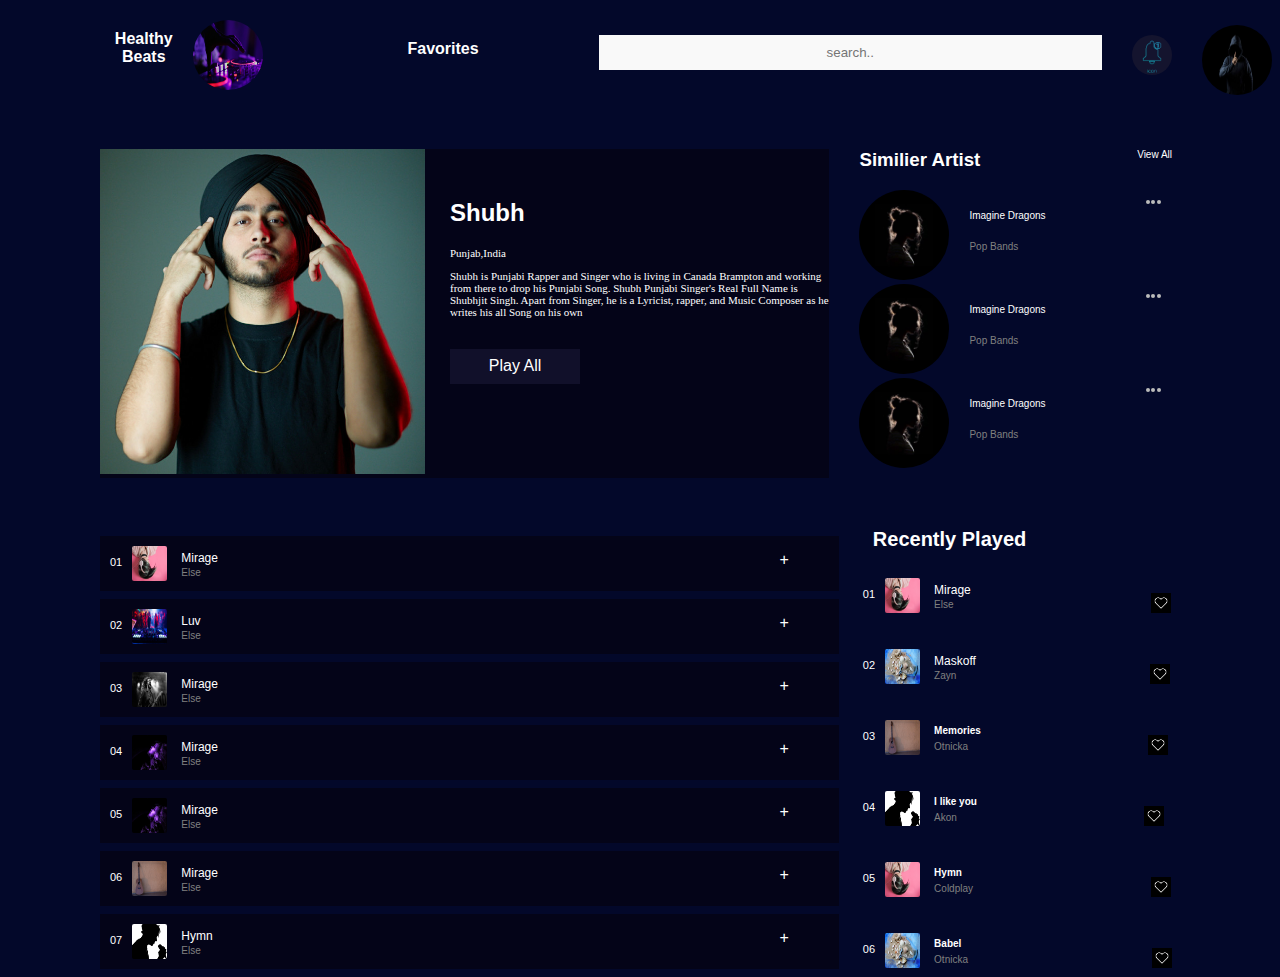
<file: Shubh.html>
<!DOCTYPE html>
<html lang="en">
<head>
    <meta charset="UTF-8">
    <meta http-equiv="X-UA-Compatible" content="IE=edge">
    <meta name="viewport" content="width=device-width, initial-scale=1.0">
    <link rel="stylesheet" href="styleshubh.css">
    <title>Document</title>
</head>
<body>
    
    <!-- header part  -->
    <div class="navbar">
        <div class="nestednavbar1">
               <a href="index.html"><h4>Healthy <br>Beats</h4></a> 
               <img class="firstnavbarimage" src="firstnavbarimage.jpg" alt=":not shown">
        </div>
   
         <a href="https://www.google.com/"><h4 class="favorite">Favorites</h4></a>  

          <input type="text" placeholder="search..">

          <div class="nestednavbar2">
               <a href="#"> <img id="navbarimage1" src="notification bell.jpg" alt="not shown"></a> 
               <a href="#"><img id="navbarimage2" src="profileimage.jpg" alt="not shown"></a>
          </div>
   
  </div>
      <!-- middle part -->

       <div class="midsection">
              <div class="insidemidsection1">
                <a href="#"><img class="singleartistimage" src="shubh.jpg" alt="not shown"></a>
                <div class="artistbio">
                    <h2>Shubh</h2>
                    <p>Punjab,India</p>
                    <p>Shubh is Punjabi Rapper and Singer who is living in Canada Brampton and working from there to drop his Punjabi Song. Shubh Punjabi Singer's Real Full Name is Shubhjit Singh. Apart from Singer, he is a Lyricist, rapper, and Music Composer as he writes his all Song on his own </p>
                   <a href="https://google.com"><button class="button">Play All</button></a><br>
                </div>
              </div>
              <div class="insidemidsection2">
                <div class="similierartist">
                      <h3>Similier Artist</h3>
                      <p>View All</p>
                </div>


                
                <div class="insidemidsection2content">


                   <!-- similier artist section-->

                   <a href="#"><img class="similierartistimage"src="blackdarkimage.jpg" alt="not shown"></a>
                   <a href="#">
                         <div class="a1">
                           <p class="songname">Imagine Dragons</p>
                           <p>Pop Bands</p>
                       </div>
                   </a>
                   <div class="threedot">
                       <span class="dot"></span>
                       <span class="dot"></span>
                       <span class="dot"></span>
                   </div>
                   
                </div>

                <div class="insidemidsection2content">
                   <a href="#"><img class="similierartistimage"src="blackdarkimage.jpg" alt="not shown"></a>
                   <a href="#">
                         <div class="a1">
                           <p class="songname">Imagine Dragons</p>
                           <p>Pop Bands</p>
                       </div>
                   </a>
                   <div class="threedot">
                       <span class="dot"></span>
                       <span class="dot"></span>
                       <span class="dot"></span>
                   </div>
                </div>

                <div class="insidemidsection2content">
                   <a href="#"><img class="similierartistimage"src="blackdarkimage.jpg" alt="not shown"></a>
                   <a href="#">
                         <div class="a1">
                           <p class="songname">Imagine Dragons</p>
                           <p>Pop Bands</p>
                       </div>
                   </a>
                   <div class="threedot">
                       <span class="dot"></span>
                       <span class="dot"></span>
                       <span class="dot"></span>
                   </div>
                </div>
         </div>
  </div>



  <!-- footer part and song detail of that single artist-->
  
  <div class="footerpart">
               <div class="insidefooterpart1">

                   <!-- first song of single artist -->

                   <div class="artistsong">
                           <div class="songdetail">
                               <p id="numbercount1">01</p>
                               <img class="imageiconsong1"src="myplaylistimage1.jpg" alt="not shown">
                               <a href="www.google.com">
                                 <div class="songtitle">
                                     <p id="songtitle1a">Mirage</p>
                                     <p id="songtitle2a">Else</p>
                                 </div>
                               </a>
                           </div>
                           <div class="plussign">
                               &#x2b;
                           </div>
                   </div>

                   <!-- first song of single artist -->

                   <div class="artistsong">
                             <div class="songdetail">
                                 <p id="numbercount1">02</p>
                                  <img class="imageiconsong1"src="electronicimage.jpg" alt="not shown">
                                  <a href="www.google.com">
                                  <div class="songtitle">
                                       <p id="songtitle1a">Luv </p>
                                       <p id="songtitle2a">Else</p>
                                  </div>
                                  </a>
                              </div>
                              <div class="plussign">
                                      &#x2b;
                              </div>
                   </div>

                   <!-- first song of single artist -->

                   <div class="artistsong">
                       <div class="songdetail">
                           <p id="numbercount1">03</p>
                            <img class="imageiconsong1"src="stationpop.jpg" alt="not shown">
                            <a href="www.google.com">
                            <div class="songtitle">
                                 <p id="songtitle1a">Mirage</p>
                                 <p id="songtitle2a">Else</p>
                            </div>
                            </a>
                        </div>
                        <div class="plussign">
                                &#x2b;
                        </div>
                   </div>

                   <!-- first song of single artist -->

                   <div class="artistsong">
                       <div class="songdetail">
                           <p id="numbercount1">04</p>
                            <img class="imageiconsong1"src="stationchill.jpg" alt="not shown">
                            <a href="www.google.com">
                            <div class="songtitle">
                                 <p id="songtitle1a">Mirage</p>
                                 <p id="songtitle2a">Else</p>
                            </div>
                            </a>
                        </div>
                        <div class="plussign">
                                &#x2b;
                        </div>
                   </div>

                   <!-- first song of single artist -->

                   <div class="artistsong">
                       <div class="songdetail">
                           <p id="numbercount1">05</p>
                            <img class="imageiconsong1"src="stationchill.jpg" alt="not shown">
                            <a href="www.google.com">
                            <div class="songtitle">
                                 <p id="songtitle1a">Mirage</p>
                                 <p id="songtitle2a">Else</p>
                            </div>
                            </a>
                        </div>
                        <div class="plussign">
                                &#x2b;
                        </div>
                   </div>

                   <!-- first song of single artist -->

                   <div class="artistsong">
                       <div class="songdetail">
                           <p id="numbercount1">06</p>
                            <img class="imageiconsong1"src="myplaylistimage3.jpg" alt="not shown">
                            <a href="www.google.com">
                            <div class="songtitle">
                                 <p id="songtitle1a">Mirage</p>
                                 <p id="songtitle2a">Else</p>
                            </div>
                            </a>
                        </div>
                        <div class="plussign">
                                &#x2b;
                        </div>
                   </div>

                   <!-- first song of single artist -->

                   <div class="artistsong">
                       <div class="songdetail">
                           <p id="numbercount1">07</p>
                            <img class="imageiconsong1"src="myplaylistimage4.jpg" alt="not shown">
                            <a href="www.google.com">
                            <div class="songtitle">
                                 <p id="songtitle1a">Hymn</p>
                                 <p id="songtitle2a">Else</p>
                            </div>
                            </a>
                        </div>
                        <div class="plussign">
                                &#x2b;
                        </div>
                   </div>
               </div>



               <!-- recently played section -->

               <div class="insidefooterpart2">
                   

            <!--first image -->
          
          <div class="myplaylist">
           <h4 class="recentlyplayed">Recently Played</h4>
           <div class="song1">
                   <p id="numbercount1">01</p>
                   <img class="imageiconsong1"src="myplaylistimage1.jpg" alt="not shown">
                   <a href="www.google.com">
                     <div class="songtitle">
                         <p id="songtitle1a">Mirage</p>
                         <p id="songtitle2a">Else</p>
                     </div>
                   </a>
                   <img class="hearticonsong1"src="heartimageforsong.jpg" alt="not shown">
           </div>
         
                   <!--second image -->
<br>
<br>
           <div class="song1">
                  <p id="numbercount2">02</p>
                  <img class="imageiconsong1"src="myplaylistimage2.jpg" alt="not shown">
                  <a href="www.google.com">
                      <div class="songtitle">
                         <p id="songtitle1b">Maskoff</p>
                         <p id="songtitle2b">Zayn</p>
                    </div>
                </a>
                  <img class="hearticonsong2"src="heartimageforsong.jpg" alt="not shown">
           </div>        


           <!--third image -->
<br>
<br>
           <div class="song1">
                  <p id="numbercount3">03</p>
                  <img class="imageiconsong1"src="myplaylistimage3.jpg" alt="not shown">
                  <a href="www.google.com">
                      <div class="songtitle">
                         <p id="songtitle1c">Memories</p>
                         <p id="songtitle2c">Otnicka</p>
                    </div>
                </a>
                  <img class="hearticonsong3"src="heartimageforsong.jpg" alt="not shown">
           </div>    

                                <!--forth image -->
<br>
<br>
           <div class="song1">
                  <p id="numbercount4">04</p>
                  <img class="imageiconsong1"src="myplaylistimage4.jpg" alt="not shown">
                  <a href="www.google.com">
                      <div class="songtitle">
                         <p id="songtitle1d">I like you</p>
                         <p id="songtitle2d">Akon</p>
                    </div>
                </a>
                  <img class="hearticonsong4"src="heartimageforsong.jpg" alt="not shown">
           </div>       
           

           <!-- fifth  image -->
<br>
<br>
           <div class="song1">
                  <p id="numbercount5">05</p>
                  <img class="imageiconsong1"src="myplaylistimage1.jpg" alt="not shown">
                  <a href="www.google.com">
                      <div class="songtitle">
                         <p id="songtitle1e">Hymn</p>
                         <p id="songtitle2e">Coldplay</p>
                    </div>
                </a>
                  <img class="hearticonsong5"src="heartimageforsong.jpg" alt="not shown">
           </div> 
           
           <!-- sixth image -->
<br>
<br>
           <div class="song1">
                  <p id="numbercount6">06</p>
                  <img class="imageiconsong1"src="myplaylistimage2.jpg" alt="not shown">
                  <a href="www.google.com">
                      <div class="songtitle">
                         <p id="songtitle1f">Babel</p>
                         <p id="songtitle2f">Otnicka</p>
                    </div>
                </a>
                  <img class="hearticonsong6"src="heartimageforsong.jpg" alt="not shown">
           </div>  
           




     </div>
</div>
</body>
</html>
</file>
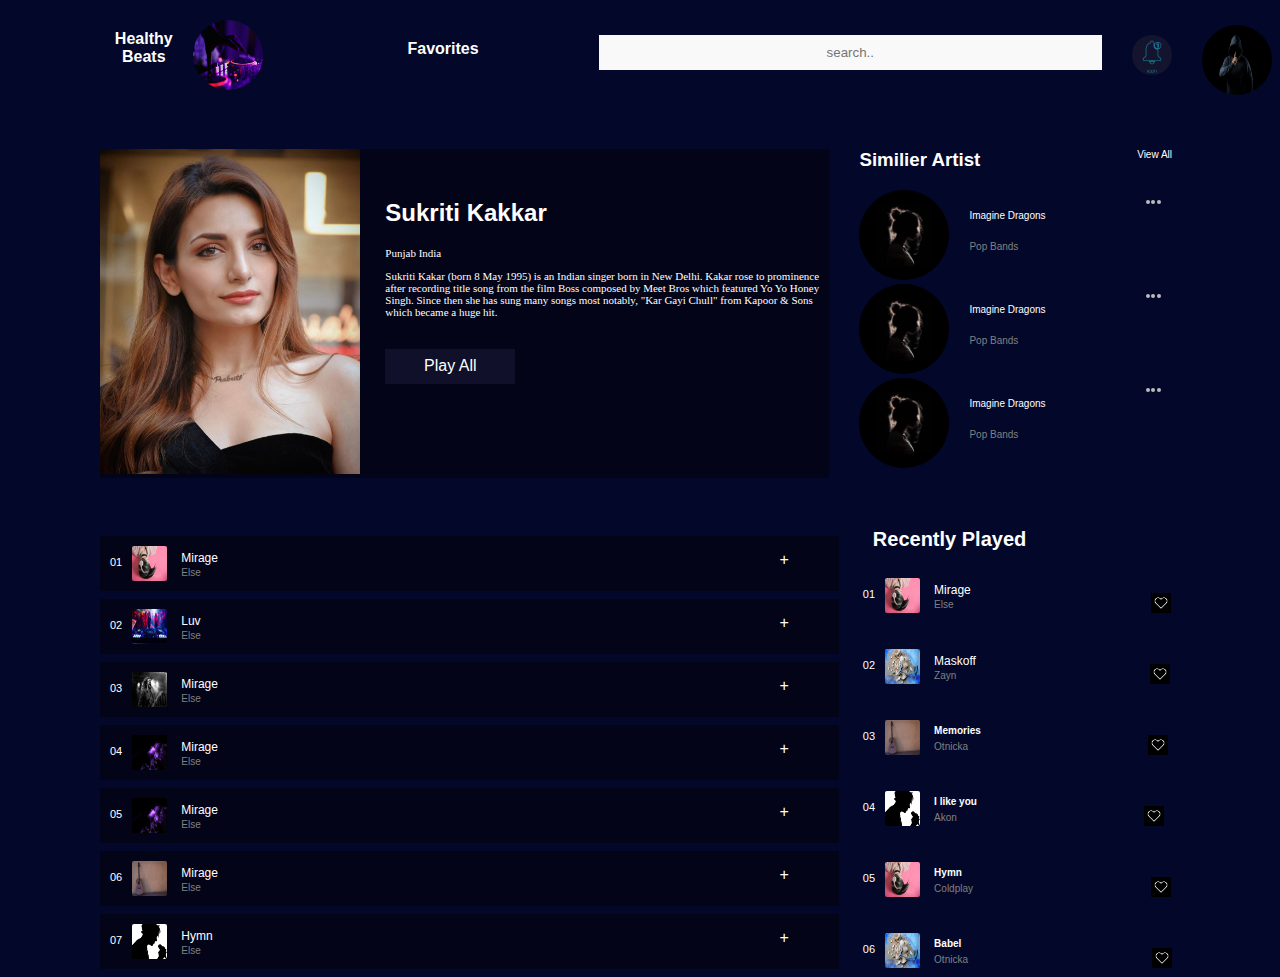
<file: Sukriti.html>
<!DOCTYPE html>
<html lang="en">
<head>
    <meta charset="UTF-8">
    <meta http-equiv="X-UA-Compatible" content="IE=edge">
    <meta name="viewport" content="width=device-width, initial-scale=1.0">
    <link rel="stylesheet" href="stylesukriti.css">
    <title>Document</title>
</head>
<body>
    
    <!-- header part  -->
    <div class="navbar">
        <div class="nestednavbar1">
               <a href="index.html"><h4>Healthy <br>Beats</h4></a> 
               <img class="firstnavbarimage" src="firstnavbarimage.jpg" alt=":not shown">
        </div>
   
         <a href="https://www.google.com/"><h4 class="favorite">Favorites</h4></a>  

          <input type="text" placeholder="search..">

          <div class="nestednavbar2">
               <a href="#"> <img id="navbarimage1" src="notification bell.jpg" alt="not shown"></a> 
               <a href="#"><img id="navbarimage2" src="profileimage.jpg" alt="not shown"></a>
          </div>
   
  </div>
      <!-- middle part -->

       <div class="midsection">
              <div class="insidemidsection1">
                <a href="#"><img class="singleartistimage" src="sukriti.png" alt="not shown"></a>
                <div class="artistbio">
                    <h2>Sukriti Kakkar</h2>
                    <p>Punjab India</p>
                    <p>Sukriti Kakar (born 8 May 1995) is an Indian singer born in New Delhi. Kakar rose to prominence after recording title song from the film Boss composed by Meet Bros which featured Yo Yo Honey Singh. Since then she has sung many songs most notably, "Kar Gayi Chull" from Kapoor & Sons which became a huge hit.</p>
                   <a href="https://google.com"><button class="button">Play All</button></a><br>
                  
                </div>
              </div>
              <div class="insidemidsection2">
                <div class="similierartist">
                      <h3>Similier Artist</h3>
                      <p>View All</p>
                </div>


                
                <div class="insidemidsection2content">


                   <!-- similier artist section-->

                   <a href="#"><img class="similierartistimage"src="blackdarkimage.jpg" alt="not shown"></a>
                   <a href="#">
                         <div class="a1">
                           <p class="songname">Imagine Dragons</p>
                           <p>Pop Bands</p>
                       </div>
                   </a>
                   <div class="threedot">
                       <span class="dot"></span>
                       <span class="dot"></span>
                       <span class="dot"></span>
                   </div>
                   
                </div>

                <div class="insidemidsection2content">
                   <a href="#"><img class="similierartistimage"src="blackdarkimage.jpg" alt="not shown"></a>
                   <a href="#">
                         <div class="a1">
                           <p class="songname">Imagine Dragons</p>
                           <p>Pop Bands</p>
                       </div>
                   </a>
                   <div class="threedot">
                       <span class="dot"></span>
                       <span class="dot"></span>
                       <span class="dot"></span>
                   </div>
                </div>

                <div class="insidemidsection2content">
                   <a href="#"><img class="similierartistimage"src="blackdarkimage.jpg" alt="not shown"></a>
                   <a href="#">
                         <div class="a1">
                           <p class="songname">Imagine Dragons</p>
                           <p>Pop Bands</p>
                       </div>
                   </a>
                   <div class="threedot">
                       <span class="dot"></span>
                       <span class="dot"></span>
                       <span class="dot"></span>
                   </div>
                </div>
         </div>
  </div>



  <!-- footer part and song detail of that single artist-->
  
  <div class="footerpart">
               <div class="insidefooterpart1">

                   <!-- first song of single artist -->

                   <div class="artistsong">
                           <div class="songdetail">
                               <p id="numbercount1">01</p>
                               <img class="imageiconsong1"src="myplaylistimage1.jpg" alt="not shown">
                               <a href="www.google.com">
                                 <div class="songtitle">
                                     <p id="songtitle1a">Mirage</p>
                                     <p id="songtitle2a">Else</p>
                                 </div>
                               </a>
                           </div>
                           <div class="plussign">
                               &#x2b;
                           </div>
                   </div>

                   <!-- first song of single artist -->

                   <div class="artistsong">
                             <div class="songdetail">
                                 <p id="numbercount1">02</p>
                                  <img class="imageiconsong1"src="electronicimage.jpg" alt="not shown">
                                  <a href="www.google.com">
                                  <div class="songtitle">
                                       <p id="songtitle1a">Luv </p>
                                       <p id="songtitle2a">Else</p>
                                  </div>
                                  </a>
                              </div>
                              <div class="plussign">
                                      &#x2b;
                              </div>
                   </div>

                   <!-- first song of single artist -->

                   <div class="artistsong">
                       <div class="songdetail">
                           <p id="numbercount1">03</p>
                            <img class="imageiconsong1"src="stationpop.jpg" alt="not shown">
                            <a href="www.google.com">
                            <div class="songtitle">
                                 <p id="songtitle1a">Mirage</p>
                                 <p id="songtitle2a">Else</p>
                            </div>
                            </a>
                        </div>
                        <div class="plussign">
                                &#x2b;
                        </div>
                   </div>

                   <!-- first song of single artist -->

                   <div class="artistsong">
                       <div class="songdetail">
                           <p id="numbercount1">04</p>
                            <img class="imageiconsong1"src="stationchill.jpg" alt="not shown">
                            <a href="www.google.com">
                            <div class="songtitle">
                                 <p id="songtitle1a">Mirage</p>
                                 <p id="songtitle2a">Else</p>
                            </div>
                            </a>
                        </div>
                        <div class="plussign">
                                &#x2b;
                        </div>
                   </div>

                   <!-- first song of single artist -->

                   <div class="artistsong">
                       <div class="songdetail">
                           <p id="numbercount1">05</p>
                            <img class="imageiconsong1"src="stationchill.jpg" alt="not shown">
                            <a href="www.google.com">
                            <div class="songtitle">
                                 <p id="songtitle1a">Mirage</p>
                                 <p id="songtitle2a">Else</p>
                            </div>
                            </a>
                        </div>
                        <div class="plussign">
                                &#x2b;
                        </div>
                   </div>

                   <!-- first song of single artist -->

                   <div class="artistsong">
                       <div class="songdetail">
                           <p id="numbercount1">06</p>
                            <img class="imageiconsong1"src="myplaylistimage3.jpg" alt="not shown">
                            <a href="www.google.com">
                            <div class="songtitle">
                                 <p id="songtitle1a">Mirage</p>
                                 <p id="songtitle2a">Else</p>
                            </div>
                            </a>
                        </div>
                        <div class="plussign">
                                &#x2b;
                        </div>
                   </div>

                   <!-- first song of single artist -->

                   <div class="artistsong">
                       <div class="songdetail">
                           <p id="numbercount1">07</p>
                            <img class="imageiconsong1"src="myplaylistimage4.jpg" alt="not shown">
                            <a href="www.google.com">
                            <div class="songtitle">
                                 <p id="songtitle1a">Hymn</p>
                                 <p id="songtitle2a">Else</p>
                            </div>
                            </a>
                        </div>
                        <div class="plussign">
                                &#x2b;
                        </div>
                   </div>
               </div>



               <!-- recently played section -->

               <div class="insidefooterpart2">
                   

            <!--first image -->
          
          <div class="myplaylist">
           <h4 class="recentlyplayed">Recently Played</h4>
           <div class="song1">
                   <p id="numbercount1">01</p>
                   <img class="imageiconsong1"src="myplaylistimage1.jpg" alt="not shown">
                   <a href="www.google.com">
                     <div class="songtitle">
                         <p id="songtitle1a">Mirage</p>
                         <p id="songtitle2a">Else</p>
                     </div>
                   </a>
                   <img class="hearticonsong1"src="heartimageforsong.jpg" alt="not shown">
           </div>
         
                   <!--second image -->
<br>
<br>
           <div class="song1">
                  <p id="numbercount2">02</p>
                  <img class="imageiconsong1"src="myplaylistimage2.jpg" alt="not shown">
                  <a href="www.google.com">
                      <div class="songtitle">
                         <p id="songtitle1b">Maskoff</p>
                         <p id="songtitle2b">Zayn</p>
                    </div>
                </a>
                  <img class="hearticonsong2"src="heartimageforsong.jpg" alt="not shown">
           </div>        


           <!--third image -->
<br>
<br>
           <div class="song1">
                  <p id="numbercount3">03</p>
                  <img class="imageiconsong1"src="myplaylistimage3.jpg" alt="not shown">
                  <a href="www.google.com">
                      <div class="songtitle">
                         <p id="songtitle1c">Memories</p>
                         <p id="songtitle2c">Otnicka</p>
                    </div>
                </a>
                  <img class="hearticonsong3"src="heartimageforsong.jpg" alt="not shown">
           </div>    

                                <!--forth image -->
<br>
<br>
           <div class="song1">
                  <p id="numbercount4">04</p>
                  <img class="imageiconsong1"src="myplaylistimage4.jpg" alt="not shown">
                  <a href="www.google.com">
                      <div class="songtitle">
                         <p id="songtitle1d">I like you</p>
                         <p id="songtitle2d">Akon</p>
                    </div>
                </a>
                  <img class="hearticonsong4"src="heartimageforsong.jpg" alt="not shown">
           </div>       
           

           <!-- fifth  image -->
<br>
<br>
           <div class="song1">
                  <p id="numbercount5">05</p>
                  <img class="imageiconsong1"src="myplaylistimage1.jpg" alt="not shown">
                  <a href="www.google.com">
                      <div class="songtitle">
                         <p id="songtitle1e">Hymn</p>
                         <p id="songtitle2e">Coldplay</p>
                    </div>
                </a>
                  <img class="hearticonsong5"src="heartimageforsong.jpg" alt="not shown">
           </div> 
           
           <!-- sixth image -->
<br>
<br>
           <div class="song1">
                  <p id="numbercount6">06</p>
                  <img class="imageiconsong1"src="myplaylistimage2.jpg" alt="not shown">
                  <a href="www.google.com">
                      <div class="songtitle">
                         <p id="songtitle1f">Babel</p>
                         <p id="songtitle2f">Otnicka</p>
                    </div>
                </a>
                  <img class="hearticonsong6"src="heartimageforsong.jpg" alt="not shown">
           </div>  
           




     </div>
</div>
</body>
</html>
</file>
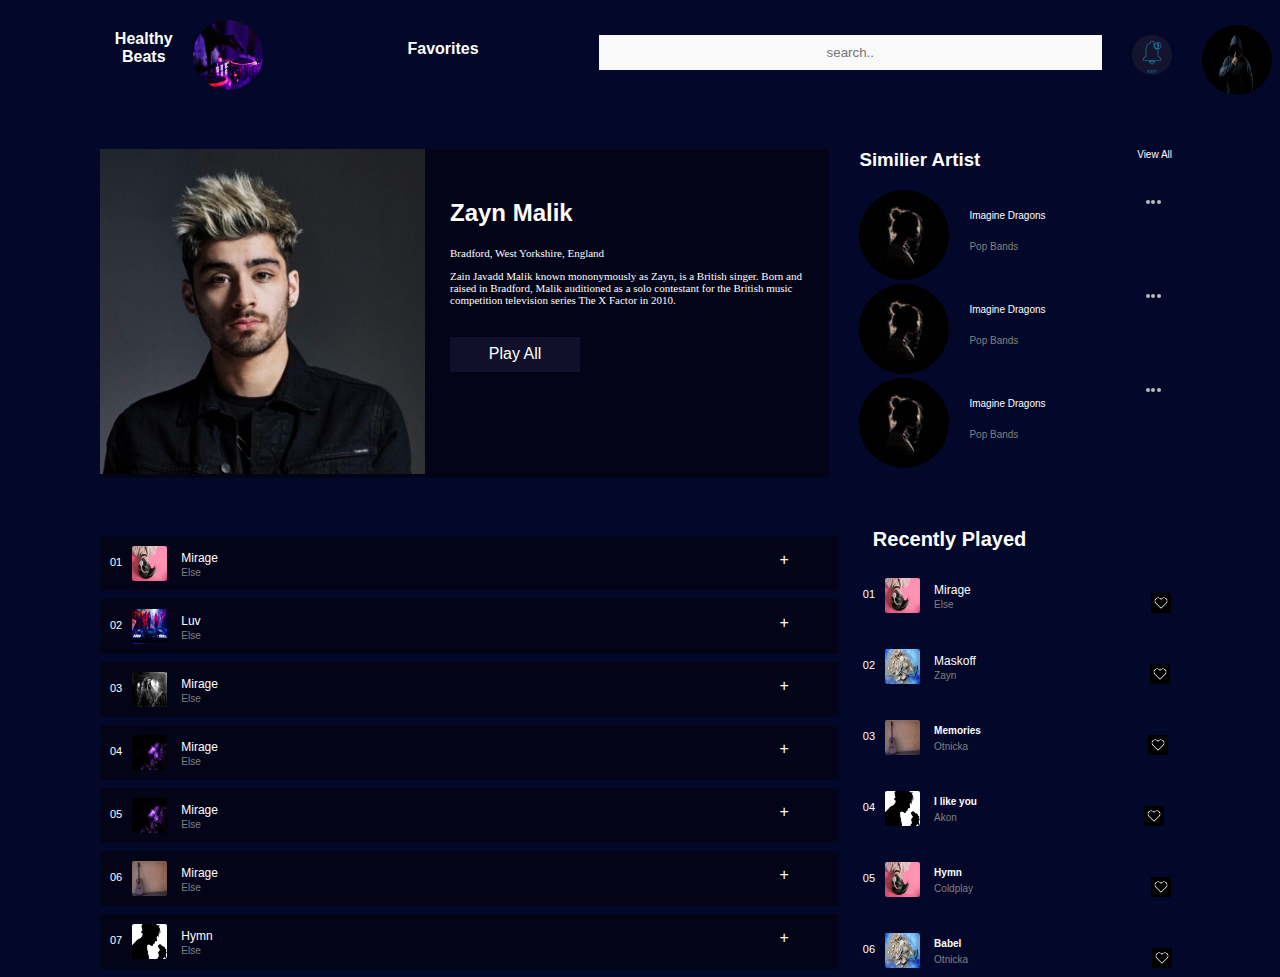
<file: Zayn.html>
<!DOCTYPE html>
<html lang="en">
<head>
    <meta charset="UTF-8">
    <meta http-equiv="X-UA-Compatible" content="IE=edge">
    <meta name="viewport" content="width=device-width, initial-scale=1.0">
    <link rel="stylesheet" href="styleindex2.css">
    <title>Ninja Studio</title>
</head>
<body>


    <!-- header part  -->
    <div class="navbar">
        <div class="nestednavbar1">
               <a href="index.html"><h4>Healthy <br>Beats</h4></a> 
               <img class="firstnavbarimage" src="firstnavbarimage.jpg" alt=":not shown">
        </div>
   
         <a href="https://www.google.com/"><h4 class="favorite">Favorites</h4></a>  

          <input type="text" placeholder="search..">

          <div class="nestednavbar2">
               <a href="#"> <img id="navbarimage1" src="notification bell.jpg" alt="not shown"></a> 
               <a href="#"><img id="navbarimage2" src="profileimage.jpg" alt="not shown"></a>
          </div>
   
  </div>
      <!-- middle part -->

       <div class="midsection">
              <div class="insidemidsection1">
                <a href="#"><img class="singleartistimage" src="Zaynmalik.jpg" alt="not shown"></a>
                <div class="artistbio">
                    <h2>Zayn Malik</h2>
                    <p>Bradford, West Yorkshire, England</p>
                    <p>Zain Javadd Malik known mononymously as Zayn, is a British singer. Born and raised in Bradford, Malik auditioned as a solo contestant for the British music competition television series The X Factor in 2010. </p>
                   <a href="https://google.com"><button class="button">Play All</button></a><br>
                  
                </div>
              </div>
              <div class="insidemidsection2">
                <div class="similierartist">
                      <h3>Similier Artist</h3>
                      <p>View All</p>
                </div>


                
                <div class="insidemidsection2content">


                   <!-- similier artist section-->

                   <a href="#"><img class="similierartistimage"src="blackdarkimage.jpg" alt="not shown"></a>
                   <a href="#">
                         <div class="a1">
                           <p class="songname">Imagine Dragons</p>
                           <p>Pop Bands</p>
                       </div>
                   </a>
                   <div class="threedot">
                       <span class="dot"></span>
                       <span class="dot"></span>
                       <span class="dot"></span>
                   </div>
                   
                </div>

                <div class="insidemidsection2content">
                   <a href="#"><img class="similierartistimage"src="blackdarkimage.jpg" alt="not shown"></a>
                   <a href="#">
                         <div class="a1">
                           <p class="songname">Imagine Dragons</p>
                           <p>Pop Bands</p>
                       </div>
                   </a>
                   <div class="threedot">
                       <span class="dot"></span>
                       <span class="dot"></span>
                       <span class="dot"></span>
                   </div>
                </div>

                <div class="insidemidsection2content">
                   <a href="#"><img class="similierartistimage"src="blackdarkimage.jpg" alt="not shown"></a>
                   <a href="#">
                         <div class="a1">
                           <p class="songname">Imagine Dragons</p>
                           <p>Pop Bands</p>
                       </div>
                   </a>
                   <div class="threedot">
                       <span class="dot"></span>
                       <span class="dot"></span>
                       <span class="dot"></span>
                   </div>
                </div>
         </div>
  </div>



  <!-- footer part and song detail of that single artist-->
  
  <div class="footerpart">
               <div class="insidefooterpart1">

                   <!-- first song of single artist -->

                   <div class="artistsong">
                           <div class="songdetail">
                               <p id="numbercount1">01</p>
                               <img class="imageiconsong1"src="myplaylistimage1.jpg" alt="not shown">
                               <a href="www.google.com">
                                 <div class="songtitle">
                                     <p id="songtitle1a">Mirage</p>
                                     <p id="songtitle2a">Else</p>
                                 </div>
                               </a>
                           </div>
                           <div class="plussign">
                               &#x2b;
                           </div>
                   </div>

                   <!-- first song of single artist -->

                   <div class="artistsong">
                             <div class="songdetail">
                                 <p id="numbercount1">02</p>
                                  <img class="imageiconsong1"src="electronicimage.jpg" alt="not shown">
                                  <a href="www.google.com">
                                  <div class="songtitle">
                                       <p id="songtitle1a">Luv </p>
                                       <p id="songtitle2a">Else</p>
                                  </div>
                                  </a>
                              </div>
                              <div class="plussign">
                                      &#x2b;
                              </div>
                   </div>

                   <!-- first song of single artist -->

                   <div class="artistsong">
                       <div class="songdetail">
                           <p id="numbercount1">03</p>
                            <img class="imageiconsong1"src="stationpop.jpg" alt="not shown">
                            <a href="www.google.com">
                            <div class="songtitle">
                                 <p id="songtitle1a">Mirage</p>
                                 <p id="songtitle2a">Else</p>
                            </div>
                            </a>
                        </div>
                        <div class="plussign">
                                &#x2b;
                        </div>
                   </div>

                   <!-- first song of single artist -->

                   <div class="artistsong">
                       <div class="songdetail">
                           <p id="numbercount1">04</p>
                            <img class="imageiconsong1"src="stationchill.jpg" alt="not shown">
                            <a href="www.google.com">
                            <div class="songtitle">
                                 <p id="songtitle1a">Mirage</p>
                                 <p id="songtitle2a">Else</p>
                            </div>
                            </a>
                        </div>
                        <div class="plussign">
                                &#x2b;
                        </div>
                   </div>

                   <!-- first song of single artist -->

                   <div class="artistsong">
                       <div class="songdetail">
                           <p id="numbercount1">05</p>
                            <img class="imageiconsong1"src="stationchill.jpg" alt="not shown">
                            <a href="www.google.com">
                            <div class="songtitle">
                                 <p id="songtitle1a">Mirage</p>
                                 <p id="songtitle2a">Else</p>
                            </div>
                            </a>
                        </div>
                        <div class="plussign">
                                &#x2b;
                        </div>
                   </div>

                   <!-- first song of single artist -->

                   <div class="artistsong">
                       <div class="songdetail">
                           <p id="numbercount1">06</p>
                            <img class="imageiconsong1"src="myplaylistimage3.jpg" alt="not shown">
                            <a href="www.google.com">
                            <div class="songtitle">
                                 <p id="songtitle1a">Mirage</p>
                                 <p id="songtitle2a">Else</p>
                            </div>
                            </a>
                        </div>
                        <div class="plussign">
                                &#x2b;
                        </div>
                   </div>

                   <!-- first song of single artist -->

                   <div class="artistsong">
                       <div class="songdetail">
                           <p id="numbercount1">07</p>
                            <img class="imageiconsong1"src="myplaylistimage4.jpg" alt="not shown">
                            <a href="www.google.com">
                            <div class="songtitle">
                                 <p id="songtitle1a">Hymn</p>
                                 <p id="songtitle2a">Else</p>
                            </div>
                            </a>
                        </div>
                        <div class="plussign">
                                &#x2b;
                        </div>
                   </div>
               </div>



               <!-- recently played section -->

               <div class="insidefooterpart2">
                   

            <!--first image -->
          
          <div class="myplaylist">
           <h4 class="recentlyplayed">Recently Played</h4>
           <div class="song1">
                   <p id="numbercount1">01</p>
                   <img class="imageiconsong1"src="myplaylistimage1.jpg" alt="not shown">
                   <a href="www.google.com">
                     <div class="songtitle">
                         <p id="songtitle1a">Mirage</p>
                         <p id="songtitle2a">Else</p>
                     </div>
                   </a>
                   <img class="hearticonsong1"src="heartimageforsong.jpg" alt="not shown">
           </div>
         
                   <!--second image -->
<br>
<br>
           <div class="song1">
                  <p id="numbercount2">02</p>
                  <img class="imageiconsong1"src="myplaylistimage2.jpg" alt="not shown">
                  <a href="www.google.com">
                      <div class="songtitle">
                         <p id="songtitle1b">Maskoff</p>
                         <p id="songtitle2b">Zayn</p>
                    </div>
                </a>
                  <img class="hearticonsong2"src="heartimageforsong.jpg" alt="not shown">
           </div>        


           <!--third image -->
<br>
<br>
           <div class="song1">
                  <p id="numbercount3">03</p>
                  <img class="imageiconsong1"src="myplaylistimage3.jpg" alt="not shown">
                  <a href="www.google.com">
                      <div class="songtitle">
                         <p id="songtitle1c">Memories</p>
                         <p id="songtitle2c">Otnicka</p>
                    </div>
                </a>
                  <img class="hearticonsong3"src="heartimageforsong.jpg" alt="not shown">
           </div>    

                                <!--forth image -->
<br>
<br>
           <div class="song1">
                  <p id="numbercount4">04</p>
                  <img class="imageiconsong1"src="myplaylistimage4.jpg" alt="not shown">
                  <a href="www.google.com">
                      <div class="songtitle">
                         <p id="songtitle1d">I like you</p>
                         <p id="songtitle2d">Akon</p>
                    </div>
                </a>
                  <img class="hearticonsong4"src="heartimageforsong.jpg" alt="not shown">
           </div>       
           

           <!-- fifth  image -->
<br>
<br>
           <div class="song1">
                  <p id="numbercount5">05</p>
                  <img class="imageiconsong1"src="myplaylistimage1.jpg" alt="not shown">
                  <a href="www.google.com">
                      <div class="songtitle">
                         <p id="songtitle1e">Hymn</p>
                         <p id="songtitle2e">Coldplay</p>
                    </div>
                </a>
                  <img class="hearticonsong5"src="heartimageforsong.jpg" alt="not shown">
           </div> 
           
           <!-- sixth image -->
<br>
<br>
           <div class="song1">
                  <p id="numbercount6">06</p>
                  <img class="imageiconsong1"src="myplaylistimage2.jpg" alt="not shown">
                  <a href="www.google.com">
                      <div class="songtitle">
                         <p id="songtitle1f">Babel</p>
                         <p id="songtitle2f">Otnicka</p>
                    </div>
                </a>
                  <img class="hearticonsong6"src="heartimageforsong.jpg" alt="not shown">
           </div>  
           




     </div>
</div>
</body>
</html>
</file>
<file: styleindex1.css>
*{
   padding:0px;
   margin:0px;
   margin-top: 0px;
    margin-left: 0px;   
   background-color: #03082a;
     /* box-sizing: border-box; */
}

body{
    color:#ffff;
    font-family: Verdana, Geneva, Tahoma, sans-serif;
}
/*                                                         header css */


a{
   text-decoration: none;
    /* color:black;  */
   /* background-color: orangered;  */
   color:white;
}

.navbar{
   padding-top: 20px;;
  display:flex;
  flex-direction:row;
  justify-content: space-between;
  
}

.nestednavbar1{
   display:flex;
   flex-direction:row;
   text-align:center;
justify-content: center;;
    margin-right:0px;
    width:30%;
    /* background-color:red; */
}

.nestednavbar1 h4{
    margin-right:20px;
    margin-top:10px;
}

.nestednavbar1 h4:hover{
   -webkit-transition: all 500ms ease-in-out;
		-o-transition: all 500ms ease-in-out;
		transition: all 500ms ease-in-out;
	text-align:center;
		transform: scale(1.06);
      cursor:pointer;
}

.firstnavbarimage{
   width:70px;
   height:70px;
   border-radius:50%;
   
}

.firstnavbarimage:hover{
   -webkit-transition: all 500ms ease-in-out;
		-o-transition: all 500ms ease-in-out;
		transition: all 500ms ease-in-out;
	text-align:center;
		transform: scale(1.06);
      cursor:pointer;
}

.favorite{
   margin-top:20px;
   margin-left:30px;
   /* background-color:black;; */
}

.favorite:hover{
   -webkit-transition: all 500ms ease-in-out;
		-o-transition: all 500ms ease-in-out;
		transition: all 500ms ease-in-out;
	text-align:center;
		transform: scale(1.06);
      cursor:pointer;
}




input[type="text"]
{
   float:right;
   background-color:#f9f9f9;
   margin-left:120px;
   width:40%;
  height:35px;
  text-align:center;
  outline:none;
  border:none;
  margin-top:15px;
  /* background-color:grey; */
}

.nestednavbar2{
   display:flex;
   flex-direction:row;
   background-color: black;
}
#navbarimage1{
   width:40px;
   margin-top:15px;;
   margin-left:30px;
   border-radius: 50%;;
}

#navbarimage2{
   width:70px;
   height:70px;
   margin-top:5px;
   margin-left:30px;
   border-radius: 50%;;
}

#navbarimage1:hover{
   -webkit-transition: all 500ms ease-in-out;
		-o-transition: all 500ms ease-in-out;
		transition: all 500ms ease-in-out;
	text-align:center;
		transform: scale(1.06);
      cursor:pointer;
}

#navbarimage2:hover{
   -webkit-transition: all 500ms ease-in-out;
		-o-transition: all 500ms ease-in-out;
		transition: all 500ms ease-in-out;
	text-align:center;
		transform: scale(1.06);
      cursor:pointer;
}


 
/*                                             middle css                                                     */



.row {
   margin-top:50px;
   margin-left:5px;
   display: flex;
   height:100%;
   box-sizing:border-box;
 }
 
 .firstcol{
   flex: 70%;
   /* border: 8px solid black; */
   /* background-color: orange; */
   overflow:scroll;
 }
/*                                                   wallpaper carausel styling */

 .wallpapercarausel{
   display:flex;
   flex-direction:row;
  /* background-color: green; */
  padding:50px;
    /* align-items: center;; */
    justify-content: space-evenly;
 }

 .wallpapercarausel img{
   width:250px;
   height:100%;
   transition: all .2s ease-in-out; 
 }

 .wallpapercarausel a{
   text-decoration:none;
 }

 #wp1:hover{
   -webkit-transition: all 500ms ease-in-out;
   -o-transition: all 500ms ease-in-out;
   transition: all 500ms ease-in-out;
   transform: scale(1.16); 
   cursor:pointer;
 }

 #wp2:hover{
   -webkit-transition: all 500ms ease-in-out;
   -o-transition: all 500ms ease-in-out;
   transition: all 500ms ease-in-out;
   transform: scale(1.16); 
   cursor:pointer;
 }

 #wp3:hover{
   -webkit-transition: all 500ms ease-in-out;
   -o-transition: all 500ms ease-in-out;
   transition: all 500ms ease-in-out;
   transform: scale(1.16); 
   cursor:pointer;
 }
 /*                                                      Latest release */
 .latestreleaseh3{
   margin-left: 50px;;
 }

 .latestrelease{
   display:flex;
   flex-direction: row;;
   /* background-color: white; */
   margin-left: 60px;;
   margin-right:60px;
   justify-content: space-between;
   margin-top:10px;
 }
 .insidemidsection2{
   /* background-color:rgb(17, 16, 42); */
    flex:30%;
    margin-left: 30px;;
    /* background-color: green;; */
 }
 .similierartist{
   display:flex;
   flex-direction: row;;
   justify-content: space-between;
 }
 .similierartist p{
   font-size: 10px;
 }
 .insidemidsection2content{
  display:flex;
  flex-direction:row;
  /* padding:10px; */
  /* background-color: red;; */
 }
 .similierartistimage{
   width: 90px;
   height:90px;
   /* border-radius:50%; */
 }
 .a1{
   margin-top:10px;
   margin-left: 20px;;
   margin-top: 10px;;
   display:flex;
   flex-direction:column;
 }
 
.a1 p{
   margin-top:10px;
   font-size: 10px;
   color:grey;
}
.a1 .songname{
   font-size: 10px;
   color:white;
 }
.a1 h1{
   font-size:10px;
}
.threedot{
   display:flex;
   flex-direction: row;
   /* background-color: green; */
   margin-left: 100px;;
   margin-top: 10px;
   width:15px;
   justify-content: space-between;
}
.dot {
   height: 4px;
   width:4px;
   background-color: #bbb;
   border-radius: 50%;
   display: inline-block;
 }


 
 
                                           /*        popular artist            */

.popularartist{
   display:flex;
   flex-direction:column;
   /* background-color:red; */
  
padding:45px;
padding-top:0px;
   margin-top:10px;
}
.popularartist p{
   font-size:16px;
  font-weight:bold;
}
.insidepopularartist{
   display:flex;
   flex-direction:row;
  justify-content: space-between;
}
.insidepopularartist p{
   font-size: small;
   font-weight: lighter;
}
.pa1{
   display:flex;
   flex-direction: column;
   text-align:center;
   justify-content: center;
   margin-top:15px;
}
.paimage{
   width:125px;
  height:125px;
   border-radius: 50%;
   opacity:2;
}
.paimage:hover{
   /* -webkit-transition: all 500ms ease-in-out;
   -o-transition: all 500ms ease-in-out;
   transition: all 500ms ease-in-out;
   transform: scale(1.16);  */
   cursor:pointer;
   /* opacity:.5; */
   backdrop-filter: blur(10px);
   filter: blur(4px);
   transition: 0.5s ease;
}
                                               /* station */
   .station{
      display:flex;
      flex-direction:column; 
      /* background-color: purple;  */
      padding:45px;
      padding-top:0px;
   margin-top:10px;
   }
   .station p{
      font-size:16px;
      font-weight:bold;
   }
   .insidestation{
      display:flex;
   flex-direction:row;
  justify-content: space-between;
  margin-top:15px;
   }
.stationimage{
   width:125px;
  height:125px;
   border-radius: 50%;
}
.stationimage:hover{
   -webkit-transition: all 500ms ease-in-out;
   -o-transition: all 500ms ease-in-out;
   transition: all 500ms ease-in-out;
   transform: scale(1.16); 
   cursor:pointer;
}


                                                                /*after station  */
.afterstation{
   display:flex;
      flex-direction:row; 
      /* background-color: purple;  */
      padding:45px;
      padding-top: 0px;;
      padding-bottom: 30px;;
   /* margin-top:10px; */
   justify-content: space-around;
}
.afterstationimage{
   width:225px;
   height:130px;
}
.afterstationimage:hover{
    /* -webkit-transition: all 500ms ease-in-out;
   -o-transition: all 500ms ease-in-out;
   transition: all 500ms ease-in-out;
   transform: scale(1.16);  */
   cursor:pointer;
   /* opacity:.5; */
   backdrop-filter: blur(10px);
   filter: blur(4px);
   transition: 0.5s ease;
}

                                                         /*latest english  */
.latestenglish{
   display:flex;
   flex-direction:column;
   /* background-color:red; */
padding:70px;
padding-top:0px;
   margin-top:15px;
}
.latestenglish p{
   font-size:16px;
  font-weight:bold;
}
.insidelatestenglish{
   display:flex;
   flex-direction:row;
  justify-content: space-between;
}
.lte p{
   font-size: 10px;
   
}

.lte{
   display:flex;
   flex-direction: column;
   text-align:center;
   margin-top:15px;
}
.latestenglishimage{
   width:110px;
  height: 120px;
}
.latestenglishimage:hover{
   -webkit-transition: all 500ms ease-in-out;
   -o-transition: all 500ms ease-in-out;
   transition: all 500ms ease-in-out;
   transform: scale(1.16); 
   cursor:pointer;
}

                                                     /* second col styling  */
 .secondcol{
   /* border: 8px solid black; */
   /* background-color: orange; */
   flex: 30%;
   overflow:scroll;
   /* overflow-x: hidden;
   overflow-y: auto; */
 }
 /* .secondcol:hover{
   overflow-y:scroll;
 } */

 ::-webkit-scrollbar {
     width: 0px;
     background: transparent; /* make scrollbar transparent */
  
  } 



 .nestedsecondcol{
   display:flex;
   flex-direction: row;
   justify-content: space-between;
   color:black;
 }

 .nestedsecondcol a{
   margin-top: 10px;
   padding-right:px;
   
 }


 
/*                                                  dropdown styling */



.nestedsecondcol p{
    margin-top: 2px;
   margin-right:20px;
   font-size: small;
   
 }


 .dropbtn {
   /* background-color: grey;; */
   color: white;
   padding: 16px;
   font-size: 8px;
   border: none;
}
 .dropdown {
   position: relative;
   display: inline-block;
 }
 
 .dropdown-content {
   display: none;
   position: absolute;
   right: 10px;
   background-color:white; 
   min-width: 130px;
   box-shadow: 0px 8px 16px 0px rgba(0,0,0,0.2);
   z-index: 1000;
 }
 
 .dropdown-content a {
   color:black;;
   background-color:white;
   padding: 13px 5px;
   text-decoration: none;
   display:flex;
   flex-direction:column;
   font-size:small;
 }

 
 
 .dropdown:hover .dropdown-content {display: block;}
 

/*                                  right section for  my playlist every single song styling */


/*                                            first song styling */

.myplaylist{
   display:flex;
   flex-direction: column;
   box-sizing: border-box;
   /* border:2px solid red; */
   /* background-color: green;; */
   margin-top:30px;
   /* justify-content: space-between; */
   
}
.song1{
   display:flex;
   flex-direction: row;
   /* background-color: purple; */
   border-radius: 10px solid white;
}

#numbercount1{
   margin-left: 10px;;
   margin-right: 10px;;
  font-size: 11px;;
  height:1px;
   margin-top:10px;
  
}
.imageiconsong1{
   width:35px;
   height:35px;
   border-radius: 2px;
  
}

#songtitle1a {
   margin-left: 14px;;
  font-size: 12px;
  height:1px;
   margin-top:5px;
   font-weight:bold;
}

#songtitle2a {
   margin-left: 14px;;
   font-size: 10px;
  height:0px;
   margin-top:15px;
   font-weight:lighter;
}

.hearticonsong1{
   width:20px;
   height:20px;
   margin-left:180px;
   margin-top:15px;
}
 
/*                                              second song styling */

#numbercount2{
   margin-left: 10px;;
   margin-right: 10px;;
  font-size: 11px;;
  height:1px;
   margin-top:10px;
  
}

#songtitle1b {
   margin-left: 14px;;
   font-size: 12px;
   height:1px;
    margin-top:5px;
    font-weight:bold;
}

#songtitle2b {
   margin-left: 14px;;
   font-size: 10px;
  height:0px;
   margin-top:15px;
   font-weight:lighter;
   
}

.hearticonsong2{
   width:20px;
   height:20px;
   margin-left:174px;
   margin-top:15px;
}
 
/*                                   third song styling */ 

#numbercount3{
   margin-left: 10px;;
   margin-right: 10px;;
  font-size: 11px;;
  height:1px;
   margin-top:10px;
  
}

#songtitle1c {
   margin-left: 14px;;
   font-size: 12px;
   height:1px;
    margin-top:5px;
    font-weight:bolder;
}

#songtitle2c {
   margin-left: 14px;;
   font-size: 10px;
  height:0px;
   margin-top:15px;
   font-weight:lighter;
   

}

.hearticonsong3{
   width:20px;
   height:20px;
   margin-left:162px;
   margin-top:15px;
}
 


                                               /* forth song styling */ 

#numbercount4{
   margin-left: 10px;;
   margin-right: 10px;;
  font-size: 11px;;
  height:1px;
   margin-top:10px;
  
}

#songtitle1d {
   margin-left: 14px;;
   font-size: 12px;
   height:1px;
    margin-top:5px;
    font-weight:bolder;
}

#songtitle2d {
   margin-left: 14px;;
   font-size: 10px;
  height:0px;
   margin-top:15px;
   font-weight:lighter;
   
}

.hearticonsong4{
   width:20px;
   height:20px;
   margin-left:164px;
   margin-top:15px;
}
 
                                     
                                               /* fifth song styling */ 

#numbercount5{
   margin-left: 10px;;
   margin-right: 10px;;
  font-size: 11px;;
  height:1px;
   margin-top:10px;
  
}

#songtitle1e {
   margin-left: 14px;;
   font-size: 12px;
   height:1px;
    margin-top:5px;
    font-weight:bolder;
}

#songtitle2e {
   margin-left: 14px;;
   font-size: 10px;
  height:0px;
   margin-top:15px;
   font-weight:lighter;
}

.hearticonsong5{
   width:20px;
   height:20px;
   margin-left:185px;
   margin-top:15px;
}
 
                                             
                                               /* sixth song styling */ 

#numbercount6{
   margin-left: 10px;;
   margin-right: 10px;;
  font-size: 11px;;
  height:1px;
   margin-top:10px;
  
}

#songtitle1f {
   margin-left: 14px;;
   font-size: 12px;
   height:1px;
    margin-top:5px;
    font-weight:bolder;
}

#songtitle2f {
   margin-left: 14px;;
   font-size: 10px;
  height:0px;
   margin-top:15px;
   font-weight:lighter;
   
}

.hearticonsong6{
   width:20px;
   height:20px;
   margin-left:188px;
   margin-top:15px;
}
 
                                           
                                               /* seventh song styling */ 

#numbercount7{
   margin-left: 10px;;
   margin-right: 10px;;
  font-size: 11px;;
  height:1px;
   margin-top:10px;
  
}

#songtitle1g {
   margin-left: 14px;;
   font-size: 12px;
   height:1px;
    margin-top:5px;
    font-weight:bolder;
}

#songtitle2g {
   margin-left: 14px;;
   font-size: 10px;
  height:0px;
   margin-top:15px;
   font-weight:lighter;
   
}

.hearticonsong7{
   width:20px;
   height:20px;
   margin-left:138px;
   margin-top:15px;
}
 

                                                    
                                               /* eight song styling */ 

#numbercount8{
   margin-left: 10px;;
   margin-right: 10px;;
  font-size: 11px;;
  height:1px;
   margin-top:10px;
  
}

#songtitle1h {
   margin-left: 14px;;
   font-size: 12px;
   height:1px;
    margin-top:5px;
    font-weight:bold;
}

#songtitle2h {
   margin-left: 14px;;
   font-size: 10px;
  height:0px;
   margin-top:15px;
   font-weight:lighter;
   
}                                                  
                                                   
.hearticonsong8{
   width:20px;
   height:20px;
   margin-left:194px;
   margin-top:15px;
}
 
                                                    
                                               /* ninth song styling */ 

#numbercount9{
   margin-left: 10px;;
   margin-right: 10px;;
  font-size: 11px;;
  height:1px;
   margin-top:10px;
  
}

#songtitle1i {
   margin-left: 14px;;
  font-size: 12px;
  height:1px;
   margin-top:5px;
   font-weight:bolder;
}

#songtitle2i {
   margin-left: 14px;;
   font-size: 10px;
  height:0px;
   margin-top:15px;
   font-weight:lighter;
}  

.hearticonsong9{
   width:20px;
   height:20px;
   margin-left:170px;
   margin-top:15px;
}
                                                      
                                               /* tenth song styling */ 

#numbercount10 {
   margin-left: 10px;;
   margin-right: 10px;;
  font-size: 11px;;
  height:1px;
   margin-top:10px;
}

#songtitle1j {
   margin-left: 14px;;
  font-size: 12px;
  height:1px;
   margin-top:5px;
   font-weight:bolder;
}

#songtitle2j {
   margin-left: 14px;;
   font-size: 10px;
  height:0px;
   margin-top:15px;
   font-weight:lighter;
   
}

.hearticonsong10{
   width:20px;
   height:20px;
   margin-left:166px;
   margin-top:15px;
}
                              
                                               /* eleventh song styling */ 

#numbercount11 {
   margin-left: 10px;;
   margin-right: 10px;;
  font-size: 11px;;
  height:1px;
   margin-top:10px;
  
}

#songtitle1k {
   margin-left: 14px;;
   font-size: 12px;
   height:1px;
    margin-top:5px;
    font-weight:bolder;
}

#songtitle2k {
   margin-left: 14px;;
   font-size: 10px;
  height:0px;
   margin-top:15px;
   font-weight:lighter;
   
}

.hearticonsong11{
   width:20px;
   height:20px;
   margin-left:193px;
   margin-top:15px;
}
                                      
                                               /* twelveth song styling */ 

#numbercount12{
   margin-left: 10px;;
   margin-right: 10px;;
  font-size: 11px;;
  height:1px;
   margin-top:10px;
  
}

#songtitle1l {
   margin-left: 14px;;
   font-size: 12px;
   height:1px;
    margin-top:5px;
    font-weight:bolder;
}

#songtitle2l {
   margin-left: 14px;;
   font-size: 10px;
  height:0px;
   margin-top:15px;
   font-weight:lighter;
   
}

.hearticonsong12{
   width:20px;
   height:20px;
   margin-left:184px;
   margin-top:15px;
}
 
                                                   
                                               /* thirteenth song styling */ 

#numbercount13{
   margin-left: 10px;;
   margin-right: 10px;;
  font-size: 11px;;
  height:1px;
   margin-top:10px;
  
}

#songtitle1m {
   margin-left: 14px;;
   font-size: 12px;
   height:1px;
    margin-top:5px;
    font-weight:bolder;
}

#songtitle2m {
   margin-left: 14px;;
   font-size: 10px;
  height:0px;
   margin-top:15px;
   font-weight:lighter;
   
}

.hearticonsong13{
   width:20px;
   height:20px;
   margin-left:165px;
   margin-top:15px;
}
 
                                                   
                                               /* forteenth song styling */ 

#numbercount14{
   margin-left: 10px;;
   margin-right: 10px;;
  font-size: 11px;;
  height:1px;
   margin-top:10px;
  
}

#songtitle1n {
   margin-left: 14px;;
   font-size: 12px;
   height:1px;
    margin-top:5px;
    font-weight:bolder;
}

#songtitle2n {
   margin-left: 14px;;
   font-size: 10px;
  height:0px;
   margin-top:15px;
   font-weight:lighter;
   
}

.hearticonsong14{
   width:20px;
   height:20px;
   margin-left:172px;
   margin-top:15px;
}
                                     
                                               /* fifteenth song styling */ 

#numbercount15{
   margin-left: 10px;;
   margin-right: 10px;;
  font-size: 11px;;
  height:1px;
   margin-top:10px;
  
}

#songtitle1o {
   margin-left: 14px;;
  font-size: 12px;
  height:1px;
   margin-top:5px;
   font-weight:bolder;
}

#songtitle2o {
   margin-left: 14px;;
   font-size: 10px;
  height:0px;
   margin-top:15px;
   font-weight:lighter;
   
}

.hearticonsong15{
   width:20px;
   height:20px;
   margin-left:201px;
   margin-top:15px;
}
                                
                                               /* sixteenth song styling */ 

#numbercount16{
   margin-left: 10px;;
   margin-right: 10px;;
  font-size: 11px;;
  height:1px;
   margin-top:10px;
  
}

#songtitle1p {
   margin-left: 14px;;
  font-size: 12px;
  height:1px;
   margin-top:5px;
   font-weight:bolder;
}

#songtitle2p {
   margin-left: 14px;;
   font-size: 10px;
  height:0px;
   margin-top:15px;
   font-weight:lighter;
   
}

.hearticonsong16{
   width:20px;
   height:20px;
   margin-left:191px;
   margin-top:15px;
}
/* @media only screen and (min-device-width: 768px){
   #numbercount16{
      margin-left: 2px;;
      margin-right: 2px;;
     font-size: 5px;;
     height:1px;
      margin-top:10px;
     
   }
   
   #songtitle1p {
      margin-left: 2px;;
     font-size: 5px;
     height:1px;
      margin-top:5px;
      font-weight:bolder;
   }
   
   #songtitle2p {
      margin-left: 2px;;
      font-size: 5px;
     height:0px;
      margin-top:15px;
      font-weight:lighter;
      
   }
   
   .hearticonsong16{
      width:20px;
      height:20px;
      margin-left:191px;
      margin-top:15px;
   }
} */
/*                                       sticky play bar styling  */
div.sticky {
   position: -webkit-sticky;
   position: sticky;
   bottom:0;
   background-color:rgb(48, 47, 47);;
   padding: 10px;
   font-size: 20px;
   display:flex;
   flex-direction: row;
   justify-content:space-evenly;
 }

 .stickyimage{
   width: 75%;
 }
 /* .firststickysection{
       display:flex;
       flex-direction: row;
       background-color:rgb(48, 47, 47);;
 }
 .firststickysection .similierartistimage{
   width:50px;
   height:50px;
   margin-top:10px;
 }

 #a1{
   background-color:rgb(48, 47, 47);;
   margin-top:12px;
   margin-left: 6px;;
   font-size:10px;
 }
 #a1 #songname{
   background-color:rgb(48, 47, 47);;
   font-size:small ;
 }
 #popband{
   background-color:rgb(48, 47, 47);;
 }

 .secondstickysection{
   color:white;
   background-color:rgb(48, 47, 47);;
 }
 .thirdstickysection{
   color:white;
   background-color:rgb(48, 47, 47);;
 } */



 /*                                             Mobile view responsiveness */

 @media only screen and(max-width:850px)
 {
   .navbar{
      padding-top:0px;;
      display:flex;
      flex-direction:row;
      justify-content: space-between;

   }
   .wallpapercarausel{
      display:flex;
      flex-direction:row;
     background-color: green;
     padding:5090px;
       /* align-items: center;; */
       justify-content: space-evenly;
      
    }
    a{
      text-decoration: none;
       /* color:black;  */
      /* background-color: orangered;  */
      color:white;
   }
   
   .navbar{
      padding-top: 20px;;
     display:flex;
     flex-direction:row;
     justify-content: space-between;
     
   }
   
   .nestednavbar1{
      display:flex;
      flex-direction:row;
      text-align:center;
   justify-content: center;;
       margin-right:0px;
       width:30%;
       /* background-color:red; */
   }
   
   .nestednavbar1 h4{
       margin-right:20px;
       margin-top:10px;
   }
   
   .nestednavbar1 h4:hover{
      -webkit-transition: all 500ms ease-in-out;
         -o-transition: all 500ms ease-in-out;
         transition: all 500ms ease-in-out;
      text-align:center;
         transform: scale(1.06);
         cursor:pointer;
   }
   
   .firstnavbarimage{
      width:70px;
      height:70px;
      border-radius:50%;
      
   }
   
   .firstnavbarimage:hover{
      -webkit-transition: all 500ms ease-in-out;
         -o-transition: all 500ms ease-in-out;
         transition: all 500ms ease-in-out;
      text-align:center;
         transform: scale(1.06);
         cursor:pointer;
   }
   
   .favorite{
      margin-top:20px;
      margin-left:30px;
      /* background-color:black;; */
   }
   
   .favorite:hover{
      -webkit-transition: all 500ms ease-in-out;
         -o-transition: all 500ms ease-in-out;
         transition: all 500ms ease-in-out;
      text-align:center;
         transform: scale(1.06);
         cursor:pointer;
   }
   
   
   
   
   input[type="text"]
   {
      float:right;
      background-color:#f9f9f9;
      margin-left:120px;
      width:40%;
     height:35px;
     text-align:center;
     outline:none;
     border:none;
     margin-top:15px;
     /* background-color:grey; */
   }
   
   .nestednavbar2{
      display:flex;
      flex-direction:row;
      background-color: black;
   }
   #navbarimage1{
      width:40px;
      margin-top:15px;;
      margin-left:30px;
      border-radius: 50%;;
   }
   
   #navbarimage2{
      width:70px;
      height:70px;
      margin-top:5px;
      margin-left:30px;
      border-radius: 50%;;
   }
   
   #navbarimage1:hover{
      -webkit-transition: all 500ms ease-in-out;
         -o-transition: all 500ms ease-in-out;
         transition: all 500ms ease-in-out;
      text-align:center;
         transform: scale(1.06);
         cursor:pointer;
   }
   
   #navbarimage2:hover{
      -webkit-transition: all 500ms ease-in-out;
         -o-transition: all 500ms ease-in-out;
         transition: all 500ms ease-in-out;
      text-align:center;
         transform: scale(1.06);
         cursor:pointer;
   }
   
   
    
   /*                                             middle css                                                     */
   
   
   
   .row {
      margin-top:50px;
      margin-left:5px;
      display: flex;
      height:100%;
      box-sizing:border-box;
    }
    
    .firstcol{
      flex: 70%;
      /* border: 8px solid black; */
      /* background-color: orange; */
      overflow:scroll;
    }
   /*                                                   wallpaper carausel styling */
   
    .wallpapercarausel{
      display:flex;
      flex-direction:row;
     /* background-color: green; */
     padding:50px;
       /* align-items: center;; */
       justify-content: space-evenly;
    }
   
    .wallpapercarausel img{
      width:250px;
      height:100%;
      transition: all .2s ease-in-out; 
    }
   
    .wallpapercarausel a{
      text-decoration:none;
    }
   
    #wp1:hover{
      -webkit-transition: all 500ms ease-in-out;
      -o-transition: all 500ms ease-in-out;
      transition: all 500ms ease-in-out;
      transform: scale(1.16); 
      cursor:pointer;
    }
   
    #wp2:hover{
      -webkit-transition: all 500ms ease-in-out;
      -o-transition: all 500ms ease-in-out;
      transition: all 500ms ease-in-out;
      transform: scale(1.16); 
      cursor:pointer;
    }
   
    #wp3:hover{
      -webkit-transition: all 500ms ease-in-out;
      -o-transition: all 500ms ease-in-out;
      transition: all 500ms ease-in-out;
      transform: scale(1.16); 
      cursor:pointer;
    }
    /*                                                      Latest release */
    .latestreleaseh3{
      margin-left: 50px;;
    }
   
    .latestrelease{
      display:flex;
      flex-direction: row;;
      /* background-color: white; */
      margin-left: 60px;;
      margin-right:60px;
      justify-content: space-between;
      margin-top:10px;
    }
    .insidemidsection2{
      /* background-color:rgb(17, 16, 42); */
       flex:30%;
       margin-left: 30px;;
       /* background-color: green;; */
    }
    .similierartist{
      display:flex;
      flex-direction: row;;
      justify-content: space-between;
    }
    .similierartist p{
      font-size: 10px;
    }
    .insidemidsection2content{
     display:flex;
     flex-direction:row;
     /* padding:10px; */
     /* background-color: red;; */
    }
    .similierartistimage{
      width: 90px;
      height:90px;
      /* border-radius:50%; */
    }
    .a1{
      margin-top:10px;
      margin-left: 20px;;
      margin-top: 10px;;
      display:flex;
      flex-direction:column;
    }
    
   .a1 p{
      margin-top:10px;
      font-size: 10px;
      color:grey;
   }
   .a1 .songname{
      font-size: 10px;
      color:white;
    }
   .a1 h1{
      font-size:10px;
   }
   .threedot{
      display:flex;
      flex-direction: row;
      /* background-color: green; */
      margin-left: 100px;;
      margin-top: 10px;
      width:15px;
      justify-content: space-between;
   }
   .dot {
      height: 4px;
      width:4px;
      background-color: #bbb;
      border-radius: 50%;
      display: inline-block;
    }
   
   
    
    
                                              /*        popular artist            */
   
   .popularartist{
      display:flex;
      flex-direction:column;
      /* background-color:red; */
     
   padding:45px;
   padding-top:0px;
      margin-top:10px;
   }
   .popularartist p{
      font-size:16px;
     font-weight:bold;
   }
   .insidepopularartist{
      display:flex;
      flex-direction:row;
     justify-content: space-between;
   }
   .insidepopularartist p{
      font-size: small;
      font-weight: lighter;
   }
   .pa1{
      display:flex;
      flex-direction: column;
      text-align:center;
      justify-content: center;
      margin-top:15px;
   }
   .paimage{
      width:125px;
     height:125px;
      border-radius: 50%;
      opacity:2;
   }
   .paimage:hover{
      /* -webkit-transition: all 500ms ease-in-out;
      -o-transition: all 500ms ease-in-out;
      transition: all 500ms ease-in-out;
      transform: scale(1.16);  */
      cursor:pointer;
      /* opacity:.5; */
      backdrop-filter: blur(10px);
      filter: blur(4px);
      transition: 0.5s ease;
   }
                                                  /* station */
      .station{
         display:flex;
         flex-direction:column; 
         /* background-color: purple;  */
         padding:45px;
         padding-top:0px;
      margin-top:10px;
      }
      .station p{
         font-size:16px;
         font-weight:bold;
      }
      .insidestation{
         display:flex;
      flex-direction:row;
     justify-content: space-between;
     margin-top:15px;
      }
   .stationimage{
      width:125px;
     height:125px;
      border-radius: 50%;
   }
   .stationimage:hover{
      -webkit-transition: all 500ms ease-in-out;
      -o-transition: all 500ms ease-in-out;
      transition: all 500ms ease-in-out;
      transform: scale(1.16); 
      cursor:pointer;
   }
   
   
                                                                   /*after station  */
   .afterstation{
      display:flex;
         flex-direction:row; 
         /* background-color: purple;  */
         padding:45px;
         padding-top: 0px;;
         padding-bottom: 30px;;
      /* margin-top:10px; */
      justify-content: space-around;
   }
   .afterstationimage{
      width:225px;
      height:130px;
   }
   .afterstationimage:hover{
       /* -webkit-transition: all 500ms ease-in-out;
      -o-transition: all 500ms ease-in-out;
      transition: all 500ms ease-in-out;
      transform: scale(1.16);  */
      cursor:pointer;
      /* opacity:.5; */
      backdrop-filter: blur(10px);
      filter: blur(4px);
      transition: 0.5s ease;
   }
   
                                                            /*latest english  */
   .latestenglish{
      display:flex;
      flex-direction:column;
      /* background-color:red; */
   padding:70px;
   padding-top:0px;
      margin-top:15px;
   }
   .latestenglish p{
      font-size:16px;
     font-weight:bold;
   }
   .insidelatestenglish{
      display:flex;
      flex-direction:row;
     justify-content: space-between;
   }
   .lte p{
      font-size: 10px;
      
   }
   
   .lte{
      display:flex;
      flex-direction: column;
      text-align:center;
      margin-top:15px;
   }
   .latestenglishimage{
      width:110px;
     height: 120px;
   }
   .latestenglishimage:hover{
      -webkit-transition: all 500ms ease-in-out;
      -o-transition: all 500ms ease-in-out;
      transition: all 500ms ease-in-out;
      transform: scale(1.16); 
      cursor:pointer;
   }
   
                                                        /* second col styling  */
    .secondcol{
      /* border: 8px solid black; */
      /* background-color: orange; */
      flex: 30%;
      overflow:scroll;
      /* overflow-x: hidden;
      overflow-y: auto; */
    }
    /* .secondcol:hover{
      overflow-y:scroll;
    } */
   
    ::-webkit-scrollbar {
        width: 0px;
        background: transparent; /* make scrollbar transparent */
     
     } 
   
   
   
    .nestedsecondcol{
      display:flex;
      flex-direction: row;
      justify-content: space-between;
      color:black;
    }
   
    .nestedsecondcol a{
      margin-top: 10px;
      padding-right:px;
      
    }
   
   
    
   /*                                                  dropdown styling */
   
   
   
   .nestedsecondcol p{
       margin-top: 2px;
      margin-right:20px;
      font-size: small;
      
    }
   
   
    .dropbtn {
      /* background-color: grey;; */
      color: white;
      padding: 16px;
      font-size: 8px;
      border: none;
   }
    .dropdown {
      position: relative;
      display: inline-block;
    }
    
    .dropdown-content {
      display: none;
      position: absolute;
      right: 10px;
      background-color:white; 
      min-width: 130px;
      box-shadow: 0px 8px 16px 0px rgba(0,0,0,0.2);
      z-index: 1000;
    }
    
    .dropdown-content a {
      color:black;;
      background-color:white;
      padding: 13px 5px;
      text-decoration: none;
      display:flex;
      flex-direction:column;
      font-size:small;
    }
   
    
    
    .dropdown:hover .dropdown-content {display: block;}
    
   
   /*                                  right section for  my playlist every single song styling */
   
   
   /*                                            first song styling */
   
   .myplaylist{
      display:flex;
      flex-direction: column;
      box-sizing: border-box;
      /* border:2px solid red; */
      /* background-color: green;; */
      margin-top:30px;
      /* justify-content: space-between; */
      
   }
   .song1{
      display:flex;
      flex-direction: row;
      /* background-color: purple; */
      border-radius: 10px solid white;
   }
   
   #numbercount1{
      margin-left: 10px;;
      margin-right: 10px;;
     font-size: 11px;;
     height:1px;
      margin-top:10px;
     
   }
   .imageiconsong1{
      width:35px;
      height:35px;
      border-radius: 2px;
     
   }
   
   #songtitle1a {
      margin-left: 14px;;
     font-size: 12px;
     height:1px;
      margin-top:5px;
      font-weight:bold;
   }
   
   #songtitle2a {
      margin-left: 14px;;
      font-size: 10px;
     height:0px;
      margin-top:15px;
      font-weight:lighter;
   }
   
   .hearticonsong1{
      width:20px;
      height:20px;
      margin-left:180px;
      margin-top:15px;
   }
    
   /*                                              second song styling */
   
   #numbercount2{
      margin-left: 10px;;
      margin-right: 10px;;
     font-size: 11px;;
     height:1px;
      margin-top:10px;
     
   }
   
   #songtitle1b {
      margin-left: 14px;;
      font-size: 12px;
      height:1px;
       margin-top:5px;
       font-weight:bold;
   }
   
   #songtitle2b {
      margin-left: 14px;;
      font-size: 10px;
     height:0px;
      margin-top:15px;
      font-weight:lighter;
      
   }
   
   .hearticonsong2{
      width:20px;
      height:20px;
      margin-left:174px;
      margin-top:15px;
   }
    
   /*                                   third song styling */ 
   
   #numbercount3{
      margin-left: 10px;;
      margin-right: 10px;;
     font-size: 11px;;
     height:1px;
      margin-top:10px;
     
   }
   
   #songtitle1c {
      margin-left: 14px;;
      font-size: 12px;
      height:1px;
       margin-top:5px;
       font-weight:bolder;
   }
   
   #songtitle2c {
      margin-left: 14px;;
      font-size: 10px;
     height:0px;
      margin-top:15px;
      font-weight:lighter;
      
   
   }
   
   .hearticonsong3{
      width:20px;
      height:20px;
      margin-left:162px;
      margin-top:15px;
   }
    
   
   
                                                  /* forth song styling */ 
   
   #numbercount4{
      margin-left: 10px;;
      margin-right: 10px;;
     font-size: 11px;;
     height:1px;
      margin-top:10px;
     
   }
   
   #songtitle1d {
      margin-left: 14px;;
      font-size: 12px;
      height:1px;
       margin-top:5px;
       font-weight:bolder;
   }
   
   #songtitle2d {
      margin-left: 14px;;
      font-size: 10px;
     height:0px;
      margin-top:15px;
      font-weight:lighter;
      
   }
   
   .hearticonsong4{
      width:20px;
      height:20px;
      margin-left:164px;
      margin-top:15px;
   }
    
                                        
                                                  /* fifth song styling */ 
   
   #numbercount5{
      margin-left: 10px;;
      margin-right: 10px;;
     font-size: 11px;;
     height:1px;
      margin-top:10px;
     
   }
   
   #songtitle1e {
      margin-left: 14px;;
      font-size: 12px;
      height:1px;
       margin-top:5px;
       font-weight:bolder;
   }
   
   #songtitle2e {
      margin-left: 14px;;
      font-size: 10px;
     height:0px;
      margin-top:15px;
      font-weight:lighter;
   }
   
   .hearticonsong5{
      width:20px;
      height:20px;
      margin-left:185px;
      margin-top:15px;
   }
    
                                                
                                                  /* sixth song styling */ 
   
   #numbercount6{
      margin-left: 10px;;
      margin-right: 10px;;
     font-size: 11px;;
     height:1px;
      margin-top:10px;
     
   }
   
   #songtitle1f {
      margin-left: 14px;;
      font-size: 12px;
      height:1px;
       margin-top:5px;
       font-weight:bolder;
   }
   
   #songtitle2f {
      margin-left: 14px;;
      font-size: 10px;
     height:0px;
      margin-top:15px;
      font-weight:lighter;
      
   }
   
   .hearticonsong6{
      width:20px;
      height:20px;
      margin-left:188px;
      margin-top:15px;
   }
    
                                              
                                                  /* seventh song styling */ 
   
   #numbercount7{
      margin-left: 10px;;
      margin-right: 10px;;
     font-size: 11px;;
     height:1px;
      margin-top:10px;
     
   }
   
   #songtitle1g {
      margin-left: 14px;;
      font-size: 12px;
      height:1px;
       margin-top:5px;
       font-weight:bolder;
   }
   
   #songtitle2g {
      margin-left: 14px;;
      font-size: 10px;
     height:0px;
      margin-top:15px;
      font-weight:lighter;
      
   }
   
   .hearticonsong7{
      width:20px;
      height:20px;
      margin-left:138px;
      margin-top:15px;
   }
    
   
                                                       
                                                  /* eight song styling */ 
   
   #numbercount8{
      margin-left: 10px;;
      margin-right: 10px;;
     font-size: 11px;;
     height:1px;
      margin-top:10px;
     
   }
   
   #songtitle1h {
      margin-left: 14px;;
      font-size: 12px;
      height:1px;
       margin-top:5px;
       font-weight:bold;
   }
   
   #songtitle2h {
      margin-left: 14px;;
      font-size: 10px;
     height:0px;
      margin-top:15px;
      font-weight:lighter;
      
   }                                                  
                                                      
   .hearticonsong8{
      width:20px;
      height:20px;
      margin-left:194px;
      margin-top:15px;
   }
    
                                                       
                                                  /* ninth song styling */ 
   
   #numbercount9{
      margin-left: 10px;;
      margin-right: 10px;;
     font-size: 11px;;
     height:1px;
      margin-top:10px;
     
   }
   
   #songtitle1i {
      margin-left: 14px;;
     font-size: 12px;
     height:1px;
      margin-top:5px;
      font-weight:bolder;
   }
   
   #songtitle2i {
      margin-left: 14px;;
      font-size: 10px;
     height:0px;
      margin-top:15px;
      font-weight:lighter;
   }  
   
   .hearticonsong9{
      width:20px;
      height:20px;
      margin-left:170px;
      margin-top:15px;
   }
                                                         
                                                  /* tenth song styling */ 
   
   #numbercount10 {
      margin-left: 10px;;
      margin-right: 10px;;
     font-size: 11px;;
     height:1px;
      margin-top:10px;
   }
   
   #songtitle1j {
      margin-left: 14px;;
     font-size: 12px;
     height:1px;
      margin-top:5px;
      font-weight:bolder;
   }
   
   #songtitle2j {
      margin-left: 14px;;
      font-size: 10px;
     height:0px;
      margin-top:15px;
      font-weight:lighter;
      
   }
   
   .hearticonsong10{
      width:20px;
      height:20px;
      margin-left:166px;
      margin-top:15px;
   }
                                 
                                                  /* eleventh song styling */ 
   
   #numbercount11 {
      margin-left: 10px;;
      margin-right: 10px;;
     font-size: 11px;;
     height:1px;
      margin-top:10px;
     
   }
   
   #songtitle1k {
      margin-left: 14px;;
      font-size: 12px;
      height:1px;
       margin-top:5px;
       font-weight:bolder;
   }
   
   #songtitle2k {
      margin-left: 14px;;
      font-size: 10px;
     height:0px;
      margin-top:15px;
      font-weight:lighter;
      
   }
   
   .hearticonsong11{
      width:20px;
      height:20px;
      margin-left:193px;
      margin-top:15px;
   }
                                         
                                                  /* twelveth song styling */ 
   
   #numbercount12{
      margin-left: 10px;;
      margin-right: 10px;;
     font-size: 11px;;
     height:1px;
      margin-top:10px;
     
   }
   
   #songtitle1l {
      margin-left: 14px;;
      font-size: 12px;
      height:1px;
       margin-top:5px;
       font-weight:bolder;
   }
   
   #songtitle2l {
      margin-left: 14px;;
      font-size: 10px;
     height:0px;
      margin-top:15px;
      font-weight:lighter;
      
   }
   
   .hearticonsong12{
      width:20px;
      height:20px;
      margin-left:184px;
      margin-top:15px;
   }
    
                                                      
                                                  /* thirteenth song styling */ 
   
   #numbercount13{
      margin-left: 10px;;
      margin-right: 10px;;
     font-size: 11px;;
     height:1px;
      margin-top:10px;
     
   }
   
   #songtitle1m {
      margin-left: 14px;;
      font-size: 12px;
      height:1px;
       margin-top:5px;
       font-weight:bolder;
   }
   
   #songtitle2m {
      margin-left: 14px;;
      font-size: 10px;
     height:0px;
      margin-top:15px;
      font-weight:lighter;
      
   }
   
   .hearticonsong13{
      width:20px;
      height:20px;
      margin-left:165px;
      margin-top:15px;
   }
    
                                                      
                                                  /* forteenth song styling */ 
   
   #numbercount14{
      margin-left: 10px;;
      margin-right: 10px;;
     font-size: 11px;;
     height:1px;
      margin-top:10px;
     
   }
   
   #songtitle1n {
      margin-left: 14px;;
      font-size: 12px;
      height:1px;
       margin-top:5px;
       font-weight:bolder;
   }
   
   #songtitle2n {
      margin-left: 14px;;
      font-size: 10px;
     height:0px;
      margin-top:15px;
      font-weight:lighter;
      
   }
   
   .hearticonsong14{
      width:20px;
      height:20px;
      margin-left:172px;
      margin-top:15px;
   }
                                        
                                                  /* fifteenth song styling */ 
   
   #numbercount15{
      margin-left: 10px;;
      margin-right: 10px;;
     font-size: 11px;;
     height:1px;
      margin-top:10px;
     
   }
   
   #songtitle1o {
      margin-left: 14px;;
     font-size: 12px;
     height:1px;
      margin-top:5px;
      font-weight:bolder;
   }
   
   #songtitle2o {
      margin-left: 14px;;
      font-size: 10px;
     height:0px;
      margin-top:15px;
      font-weight:lighter;
      
   }
   
   .hearticonsong15{
      width:20px;
      height:20px;
      margin-left:201px;
      margin-top:15px;
   }
 }
</file>
<file: styledharia.css>
*{
    margin-top: 0px;
     margin-left: 0px;   
     
      box-sizing: border-box;
 }
 
 body{
     color:#ffff;
     background-color: #03082a;
     font-family: Verdana, Geneva, Tahoma, sans-serif;
 }
 /*                                                         header css */
 
 
 a{
    text-decoration: none;
     /* color:black;  */
    /* background-color: orangered;  */
    color:white;
 }
 
 .navbar{
    padding-top: 20px;;
   display:flex;
   flex-direction:row;
   justify-content: space-between;
   
 }
 
 .nestednavbar1{
    display:flex;
    flex-direction:row;
    text-align:center;
 justify-content: center;;
     margin-right:0px;
     width:30%;
     /* background-color:red; */
 }
 
 .nestednavbar1 h4{
     margin-right:20px;
     margin-top:10px;
 }
 
 .nestednavbar1 h4:hover{
    -webkit-transition: all 500ms ease-in-out;
         -o-transition: all 500ms ease-in-out;
         transition: all 500ms ease-in-out;
     text-align:center;
         transform: scale(1.06);
       cursor:pointer;
 }
 
 .firstnavbarimage{
    width:70px;
    height:70px;
    border-radius:50%;
    
 }
 
 .firstnavbarimage:hover{
    -webkit-transition: all 500ms ease-in-out;
         -o-transition: all 500ms ease-in-out;
         transition: all 500ms ease-in-out;
     text-align:center;
         transform: scale(1.06);
       cursor:pointer;
 }
 
 .favorite{
    margin-top:20px;
    margin-left:30px;
    /* background-color:black;; */
 }
 
 .favorite:hover{
    -webkit-transition: all 500ms ease-in-out;
         -o-transition: all 500ms ease-in-out;
         transition: all 500ms ease-in-out;
     text-align:center;
         transform: scale(1.06);
       cursor:pointer;
 }
 
 
 
 
 input[type="text"]
 {
    float:right;
    background-color:#f9f9f9;
    margin-left:120px;
    width:40%;
   height:35px;
   text-align:center;
   outline:none;
   border:none;
   margin-top:15px;
   /* background-color:grey; */
 }
 
 .nestednavbar2{
    display:flex;
    flex-direction:row;
    /* background-color: black; */
 }
 #navbarimage1{
    width:40px;
    margin-top:15px;;
    margin-left:30px;
    border-radius: 50%;;
 }
 
 #navbarimage2{
    width:70px;
    height:70px;
    margin-top:5px;
    margin-left:30px;
    border-radius: 50%;;
 }
 
 #navbarimage1:hover{
    -webkit-transition: all 500ms ease-in-out;
         -o-transition: all 500ms ease-in-out;
         transition: all 500ms ease-in-out;
     text-align:center;
         transform: scale(1.06);
       cursor:pointer;
 }
 
 #navbarimage2:hover{
    -webkit-transition: all 500ms ease-in-out;
         -o-transition: all 500ms ease-in-out;
         transition: all 500ms ease-in-out;
     text-align:center;
         transform: scale(1.06);
       cursor:pointer;
 }
 
 /*                                                         middle styling  */

 .midsection{
   
   margin-top:50px;
   margin-left:5px;
   display:flex;
   height:100%;
   box-sizing:border-box;
   /* background-color:black;; */
   margin-left:100px;
   margin-right: 100px;;
 }
 .insidemidsection1{
   background-color:rgb(4, 4, 24);

    flex:70%;
    display:flex;
    flex-direction: row;
    
 }
 .singleartistimage{
    width:auto;
    height:325px;
    
 }
 .artistbio{
   padding:0px;
 }
 .artistbio h2{
  margin-top: 50px;;
  margin-left:25px;
 }
 .artistbio p{
    font-size: 11px;;
    margin-top: 1px;;
    margin-left:25px;;
    font-family:Georgia, 'Times New Roman', Times, serif
 }
 a .button{
   margin-left:25px;;
   width:130px;;
   height:35px;
   margin-top: 20px;;
  font-size: medium;
   color:white;
   background-color:rgb(17, 16, 42);
   border:none;
 }
 a:hover button{
   cursor:pointer;
 }
 .album{
   margin-left:25px;
   
 }
 /*                                              similier artist middle styling*/
 .insidemidsection2{
   /* background-color:rgb(17, 16, 42); */
    flex:30%;
    margin-left: 30px;;
 }
 .similierartist{
   display:flex;
   flex-direction: row;;
   justify-content: space-between;
 }
 .similierartist p{
   font-size: 10px;
 }
 .insidemidsection2content{
  display:flex;
  flex-direction:row;
  /* padding:10px; */
  /* background-color: red;; */
 }
 .similierartistimage{
   width: 90px;
   height:90px;
   border-radius:50%;
 }
 .a1{
   margin-top:10px;
   margin-left: 20px;;
   margin-top: 10px;;
   display:flex;
   flex-direction:column;
 }
 
.a1 p{
   margin-top:10px;
   font-size: 10px;
   color:grey;
}
.a1 .songname{
   font-size: 10px;
   color:white;
 }
.a1 h1{
   font-size:10px;
}
.threedot{
   display:flex;
   flex-direction: row;
   /* background-color: green; */
   margin-left: 100px;;
   margin-top: 10px;
   width:15px;
   justify-content: space-between;
}
.dot {
   height: 4px;
   width:4px;
   background-color: #bbb;
   border-radius: 50%;
   display: inline-block;
 }


 /*                                           artist song  Footer part   */

 .footerpart{
   display:flex;
   flex-direction:row;
   margin-top:50px;
   margin-left:5px;
   height:100%;
   box-sizing:border-box;
   margin-left:100px;
   margin-right: 100px;;
  }
  /*                                              inside footerpart 1 */
                                   

 .insidefooterpart1{
   flex:70%;
  display:flex;
  flex-direction:column;
 }
/*                                                    first song */



 .artistsong{
   margin-top:8px;
   background-color:rgb(4, 4, 24);
   display:flex;
   flex-direction:row;
   justify-content: space-between;
   /* background-color:rgb(4, 4, 24); */
 }
 .songdetail{
   display:flex;
   flex-direction:row;
  margin-top: 10px;;
  margin-bottom:10px;;
 }

 .imageiconsong1{
   width:35px;
   height:35px;
   border-radius: 2px;

}
.plussign{
   margin-top: 15px;
   margin-right:50px;
}


/*                                                recently played section    inside footer part 2 */
 .insidefooterpart2{
   flex:30%;
   display:flex;
  flex-direction:row;
  background-color: #03082a;
  margin-left: 14px;
 }

 .myplaylist .recentlyplayed{
   font-size: 20px;;
   font-weight:bold;
   margin-left: 20px;;
 }

 /*                                            first song styling */


 .myplaylist{
    display:flex;
    flex-direction: column;
    box-sizing: border-box;
 }
 .song1{
    display:flex;
    flex-direction: row;
    /* background-color: purple; */
    border-radius: 10px solid white;
 }
 
 #numbercount1{
    margin-left: 10px;;
    margin-right: 10px;;
   font-size: 11px;;
   height:1px;
    margin-top:10px;
   
 }
 .imageiconsong1{
    width:35px;
    height:35px;
    border-radius: 2px;
 }
 
 #songtitle1a {
    margin-left: 14px;;
   font-size: 12px;
   height:1px;
    margin-top:5px;
    color:white;
    /* font-weight:bold; */
 }
 
 #songtitle2a {
    margin-left: 14px;;
    font-size: 10px;
   height:0px;
    margin-top:15px;
    font-weight:lighter;
    color:grey;

 }
 
 .hearticonsong1{
    width:20px;
    height:20px;
    margin-left:180px;
    margin-top:15px;
 }
  
 /*                                              second song styling */
 
 #numbercount2{
    margin-left: 10px;;
    margin-right: 10px;;
   font-size: 11px;;
   height:1px;
    margin-top:10px;
   
 }
 
 #songtitle1b {
    margin-left: 14px;;
    font-size: 12px;
    height:1px;
     margin-top:5px;
     color:white;
     /* font-weight:bold; */
 }
 
 #songtitle2b {
    margin-left: 14px;;
    font-size: 10px;
   height:0px;
    margin-top:15px;
    font-weight:lighter;
    color:grey;
 }
 
 .hearticonsong2{
    width:20px;
    height:20px;
    margin-left:174px;
    margin-top:15px;
 }
  
 /*                                   third song styling */ 
 
 #numbercount3{
    margin-left: 10px;;
    margin-right: 10px;;
   font-size: 11px;;
   height:1px;
    margin-top:10px;
   
 }
 
 #songtitle1c {
    margin-left: 14px;;
    font-size: 10px;
    height:1px;
     margin-top:5px;
     font-weight:bolder;
     color:white;
 }
 
 #songtitle2c {
    margin-left: 14px;;
    font-size: 10px;
   height:0px;
    margin-top:15px;
    font-weight:lighter;
    
    color:grey;
 }
 
 .hearticonsong3{
    width:20px;
    height:20px;
    margin-left:167px;
    margin-top:15px;
 }
  
 
 
                                                /* forth song styling */ 
 
 #numbercount4{
    margin-left: 10px;;
    margin-right: 10px;;
   font-size: 11px;;
   height:1px;
    margin-top:10px;
   
 }
 
 #songtitle1d {
    margin-left: 14px;;
    font-size: 10px;
    height:1px;
     margin-top:5px;
     font-weight:bolder;
     color:white;
 }
 
 #songtitle2d {
    margin-left: 14px;;
    font-size: 10px;
   height:0px;
    margin-top:15px;
    font-weight:lighter;
    color:grey;
 }
 
 .hearticonsong4{
    width:20px;
    height:20px;
    margin-left:167px;
    margin-top:15px;
 }
  
                                      
                                                /* fifth song styling */ 
 
 #numbercount5{
    margin-left: 10px;;
    margin-right: 10px;;
   font-size: 11px;;
   height:1px;
    margin-top:10px;
   
 }
 
 #songtitle1e {
    margin-left: 14px;;
    font-size: 10px;
    height:1px;
     margin-top:5px;
     font-weight:bolder;
     color:white;
 }
 
 #songtitle2e {
    margin-left: 14px;;
    font-size: 10px;
   height:0px;
    margin-top:15px;
    font-weight:lighter;
    color:grey;
 }
 
 .hearticonsong5{
    width:20px;
    height:20px;
    margin-left:178px;
    margin-top:15px;
 }
  
                                              
                                                /* sixth song styling */ 
 
 #numbercount6{
    margin-left: 10px;;
    margin-right: 10px;;
   font-size: 11px;;
   height:1px;
    margin-top:10px;
   
 }
 
 #songtitle1f {
    margin-left: 14px;;
    font-size: 10px;
    height:1px;
     margin-top:5px;
     font-weight:bolder;
     color:white;
 }
 
 #songtitle2f {
    margin-left: 14px;;
    font-size: 10px;
   height:0px;
    margin-top:15px;
    font-weight:lighter;
    color:grey;
 }
 
 .hearticonsong6{
    width:20px;
    height:20px;
    margin-left:184px;
    margin-top:15px;
 }
</file>
<file: styleOtnicka.css>
*{
    margin-top: 0px;
     margin-left: 0px;   
     
      box-sizing: border-box;
 }
 
 body{
     color:#ffff;
     background-color: #03082a;
     font-family: Verdana, Geneva, Tahoma, sans-serif;
 }
 /*                                                         header css */
 
 
 a{
    text-decoration: none;
     /* color:black;  */
    /* background-color: orangered;  */
    color:white;
 }
 
 .navbar{
    padding-top: 20px;;
   display:flex;
   flex-direction:row;
   justify-content: space-between;
   
 }
 
 .nestednavbar1{
    display:flex;
    flex-direction:row;
    text-align:center;
 justify-content: center;;
     margin-right:0px;
     width:30%;
     /* background-color:red; */
 }
 
 .nestednavbar1 h4{
     margin-right:20px;
     margin-top:10px;
 }
 
 .nestednavbar1 h4:hover{
    -webkit-transition: all 500ms ease-in-out;
         -o-transition: all 500ms ease-in-out;
         transition: all 500ms ease-in-out;
     text-align:center;
         transform: scale(1.06);
       cursor:pointer;
 }
 
 .firstnavbarimage{
    width:70px;
    height:70px;
    border-radius:50%;
    
 }
 
 .firstnavbarimage:hover{
    -webkit-transition: all 500ms ease-in-out;
         -o-transition: all 500ms ease-in-out;
         transition: all 500ms ease-in-out;
     text-align:center;
         transform: scale(1.06);
       cursor:pointer;
 }
 
 .favorite{
    margin-top:20px;
    margin-left:30px;
    /* background-color:black;; */
 }
 
 .favorite:hover{
    -webkit-transition: all 500ms ease-in-out;
         -o-transition: all 500ms ease-in-out;
         transition: all 500ms ease-in-out;
     text-align:center;
         transform: scale(1.06);
       cursor:pointer;
 }
 
 
 
 
 input[type="text"]
 {
    float:right;
    background-color:#f9f9f9;
    margin-left:120px;
    width:40%;
   height:35px;
   text-align:center;
   outline:none;
   border:none;
   margin-top:15px;
   /* background-color:grey; */
 }
 
 .nestednavbar2{
    display:flex;
    flex-direction:row;
    /* background-color: black; */
 }
 #navbarimage1{
    width:40px;
    margin-top:15px;;
    margin-left:30px;
    border-radius: 50%;;
 }
 
 #navbarimage2{
    width:70px;
    height:70px;
    margin-top:5px;
    margin-left:30px;
    border-radius: 50%;;
 }
 
 #navbarimage1:hover{
    -webkit-transition: all 500ms ease-in-out;
         -o-transition: all 500ms ease-in-out;
         transition: all 500ms ease-in-out;
     text-align:center;
         transform: scale(1.06);
       cursor:pointer;
 }
 
 #navbarimage2:hover{
    -webkit-transition: all 500ms ease-in-out;
         -o-transition: all 500ms ease-in-out;
         transition: all 500ms ease-in-out;
     text-align:center;
         transform: scale(1.06);
       cursor:pointer;
 }
 
 /*                                                         middle styling  */

 .midsection{
   
   margin-top:50px;
   margin-left:5px;
   display:flex;
   height:100%;
   box-sizing:border-box;
   /* background-color:black;; */
   margin-left:100px;
   margin-right: 100px;;
 }
 .insidemidsection1{
   background-color:rgb(4, 4, 24);

    flex:70%;
    display:flex;
    flex-direction: row;
    
 }
 .singleartistimage{
    width:auto;
    height:325px;
    
 }
 .artistbio{
   padding:0px;
 }
 .artistbio h2{
  margin-top: 50px;;
  margin-left:25px;
 }
 .artistbio p{
    font-size: 11px;;
    margin-top: 1px;;
    margin-left:25px;;
    font-family:Georgia, 'Times New Roman', Times, serif
 }
 a .button{
   margin-left:25px;;
   width:130px;;
   height:35px;
   margin-top: 20px;;
  font-size: medium;
   color:white;
   background-color:rgb(17, 16, 42);
   border:none;
 }
 a:hover button{
   cursor:pointer;
 }
 .album{
   margin-left:25px;
   
 }
 /*                                              similier artist */
 .insidemidsection2{
   /* background-color:rgb(17, 16, 42); */
    flex:30%;
    margin-left: 30px;;
 }
 .similierartist{
   display:flex;
   flex-direction: row;;
   justify-content: space-between;
 }
 .similierartist p{
   font-size: 10px;
 }
 .insidemidsection2content{
  display:flex;
  flex-direction:row;
  /* padding:10px; */
  /* background-color: red;; */
 }
 .similierartistimage{
   width: 90px;
   height:90px;
   border-radius:50%;
 }
 .a1{
   margin-top:10px;
   margin-left: 20px;;
   margin-top: 10px;;
   display:flex;
   flex-direction:column;
 }
 
.a1 p{
   margin-top:10px;
   font-size: 10px;
   color:grey;
}
.a1 .songname{
   font-size: 10px;
   color:white;
 }
.a1 h1{
   font-size:10px;
}
.threedot{
   display:flex;
   flex-direction: row;
   /* background-color: green; */
   margin-left: 100px;;
   margin-top: 10px;
   width:15px;
   justify-content: space-between;
}
.dot {
   height: 4px;
   width:4px;
   background-color: #bbb;
   border-radius: 50%;
   display: inline-block;
 }


 /*                                             Footer part                 aartist song */

 .footerpart{
   display:flex;
   flex-direction:row;
   margin-top:50px;
   margin-left:5px;
   height:100%;
   box-sizing:border-box;
   margin-left:100px;
   margin-right: 100px;;
  }
  /*                                              inside footerpart 1 */
                                   

 .insidefooterpart1{
   flex:70%;
  display:flex;
  flex-direction:column;
 }
/*                                                    first song */



 .artistsong{
   margin-top:8px;
   background-color:rgb(4, 4, 24);
   display:flex;
   flex-direction:row;
   justify-content: space-between;
   /* background-color:rgb(4, 4, 24); */
 }
 .songdetail{
   display:flex;
   flex-direction:row;
  margin-top: 10px;;
  margin-bottom:10px;;
 }

 .imageiconsong1{
   width:35px;
   height:35px;
   border-radius: 2px;

}
.plussign{
   margin-top: 15px;
   margin-right:50px;
}


/*                                                   inside footer part 2 */
 .insidefooterpart2{
   flex:30%;
   display:flex;
  flex-direction:row;
  background-color: #03082a;
  margin-left: 14px;
 }

 .myplaylist .recentlyplayed{
   font-size: 20px;;
   font-weight:bold;
   margin-left: 20px;;
 }

 /*                                            first song styling */


 .myplaylist{
    display:flex;
    flex-direction: column;
    box-sizing: border-box;
 }
 .song1{
    display:flex;
    flex-direction: row;
    /* background-color: purple; */
    border-radius: 10px solid white;
 }
 
 #numbercount1{
    margin-left: 10px;;
    margin-right: 10px;;
   font-size: 11px;;
   height:1px;
    margin-top:10px;
   
 }
 .imageiconsong1{
    width:35px;
    height:35px;
    border-radius: 2px;
 }
 
 #songtitle1a {
    margin-left: 14px;;
   font-size: 12px;
   height:1px;
    margin-top:5px;
    color:white;
    /* font-weight:bold; */
 }
 
 #songtitle2a {
    margin-left: 14px;;
    font-size: 10px;
   height:0px;
    margin-top:15px;
    font-weight:lighter;
    color:grey;

 }
 
 .hearticonsong1{
    width:20px;
    height:20px;
    margin-left:180px;
    margin-top:15px;
 }
  
 /*                                              second song styling */
 
 #numbercount2{
    margin-left: 10px;;
    margin-right: 10px;;
   font-size: 11px;;
   height:1px;
    margin-top:10px;
   
 }
 
 #songtitle1b {
    margin-left: 14px;;
    font-size: 12px;
    height:1px;
     margin-top:5px;
     color:white;
     /* font-weight:bold; */
 }
 
 #songtitle2b {
    margin-left: 14px;;
    font-size: 10px;
   height:0px;
    margin-top:15px;
    font-weight:lighter;
    color:grey;
 }
 
 .hearticonsong2{
    width:20px;
    height:20px;
    margin-left:174px;
    margin-top:15px;
 }
  
 /*                                   third song styling */ 
 
 #numbercount3{
    margin-left: 10px;;
    margin-right: 10px;;
   font-size: 11px;;
   height:1px;
    margin-top:10px;
   
 }
 
 #songtitle1c {
    margin-left: 14px;;
    font-size: 10px;
    height:1px;
     margin-top:5px;
     font-weight:bolder;
     color:white;
 }
 
 #songtitle2c {
    margin-left: 14px;;
    font-size: 10px;
   height:0px;
    margin-top:15px;
    font-weight:lighter;
    
    color:grey;
 }
 
 .hearticonsong3{
    width:20px;
    height:20px;
    margin-left:167px;
    margin-top:15px;
 }
  
 
 
                                                /* forth song styling */ 
 
 #numbercount4{
    margin-left: 10px;;
    margin-right: 10px;;
   font-size: 11px;;
   height:1px;
    margin-top:10px;
   
 }
 
 #songtitle1d {
    margin-left: 14px;;
    font-size: 10px;
    height:1px;
     margin-top:5px;
     font-weight:bolder;
     color:white;
 }
 
 #songtitle2d {
    margin-left: 14px;;
    font-size: 10px;
   height:0px;
    margin-top:15px;
    font-weight:lighter;
    color:grey;
 }
 
 .hearticonsong4{
    width:20px;
    height:20px;
    margin-left:167px;
    margin-top:15px;
 }
  
                                      
                                                /* fifth song styling */ 
 
 #numbercount5{
    margin-left: 10px;;
    margin-right: 10px;;
   font-size: 11px;;
   height:1px;
    margin-top:10px;
   
 }
 
 #songtitle1e {
    margin-left: 14px;;
    font-size: 10px;
    height:1px;
     margin-top:5px;
     font-weight:bolder;
     color:white;
 }
 
 #songtitle2e {
    margin-left: 14px;;
    font-size: 10px;
   height:0px;
    margin-top:15px;
    font-weight:lighter;
    color:grey;
 }
 
 .hearticonsong5{
    width:20px;
    height:20px;
    margin-left:178px;
    margin-top:15px;
 }
  
                                              
                                                /* sixth song styling */ 
 
 #numbercount6{
    margin-left: 10px;;
    margin-right: 10px;;
   font-size: 11px;;
   height:1px;
    margin-top:10px;
   
 }
 
 #songtitle1f {
    margin-left: 14px;;
    font-size: 10px;
    height:1px;
     margin-top:5px;
     font-weight:bolder;
     color:white;
 }
 
 #songtitle2f {
    margin-left: 14px;;
    font-size: 10px;
   height:0px;
    margin-top:15px;
    font-weight:lighter;
    color:grey;
 }
 
 .hearticonsong6{
    width:20px;
    height:20px;
    margin-left:184px;
    margin-top:15px;
 }
</file>
<file: stylesanam.css>
*{
    margin-top: 0px;
     margin-left: 0px;   
     
      box-sizing: border-box;
 }
 
 body{
     color:#ffff;
     background-color: #03082a;
     font-family: Verdana, Geneva, Tahoma, sans-serif;
 }
 /*                                                         header css */
 
 
 a{
    text-decoration: none;
     /* color:black;  */
    /* background-color: orangered;  */
    color:white;
 }
 
 .navbar{
    padding-top: 20px;;
   display:flex;
   flex-direction:row;
   justify-content: space-between;
   
 }
 
 .nestednavbar1{
    display:flex;
    flex-direction:row;
    text-align:center;
 justify-content: center;;
     margin-right:0px;
     width:30%;
     /* background-color:red; */
 }
 
 .nestednavbar1 h4{
     margin-right:20px;
     margin-top:10px;
 }
 
 .nestednavbar1 h4:hover{
    -webkit-transition: all 500ms ease-in-out;
         -o-transition: all 500ms ease-in-out;
         transition: all 500ms ease-in-out;
     text-align:center;
         transform: scale(1.06);
       cursor:pointer;
 }
 
 .firstnavbarimage{
    width:70px;
    height:70px;
    border-radius:50%;
    
 }
 
 .firstnavbarimage:hover{
    -webkit-transition: all 500ms ease-in-out;
         -o-transition: all 500ms ease-in-out;
         transition: all 500ms ease-in-out;
     text-align:center;
         transform: scale(1.06);
       cursor:pointer;
 }
 
 .favorite{
    margin-top:20px;
    margin-left:30px;
    /* background-color:black;; */
 }
 
 .favorite:hover{
    -webkit-transition: all 500ms ease-in-out;
         -o-transition: all 500ms ease-in-out;
         transition: all 500ms ease-in-out;
     text-align:center;
         transform: scale(1.06);
       cursor:pointer;
 }
 
 
 
 
 input[type="text"]
 {
    float:right;
    background-color:#f9f9f9;
    margin-left:120px;
    width:40%;
   height:35px;
   text-align:center;
   outline:none;
   border:none;
   margin-top:15px;
   /* background-color:grey; */
 }
 
 .nestednavbar2{
    display:flex;
    flex-direction:row;
    /* background-color: black; */
 }
 #navbarimage1{
    width:40px;
    margin-top:15px;;
    margin-left:30px;
    border-radius: 50%;;
 }
 
 #navbarimage2{
    width:70px;
    height:70px;
    margin-top:5px;
    margin-left:30px;
    border-radius: 50%;;
 }
 
 #navbarimage1:hover{
    -webkit-transition: all 500ms ease-in-out;
         -o-transition: all 500ms ease-in-out;
         transition: all 500ms ease-in-out;
     text-align:center;
         transform: scale(1.06);
       cursor:pointer;
 }
 
 #navbarimage2:hover{
    -webkit-transition: all 500ms ease-in-out;
         -o-transition: all 500ms ease-in-out;
         transition: all 500ms ease-in-out;
     text-align:center;
         transform: scale(1.06);
       cursor:pointer;
 }
 
 /*                                                         middle styling  */

 .midsection{
   
   margin-top:50px;
   margin-left:5px;
   display:flex;
   height:100%;
   box-sizing:border-box;
   /* background-color:black;; */
   margin-left:100px;
   margin-right: 100px;;
 }
 .insidemidsection1{
   background-color:rgb(4, 4, 24);

    flex:70%;
    display:flex;
    flex-direction: row;
    
 }
 .singleartistimage{
    width:auto;
    height:325px;
    
 }
 .artistbio{
   padding:0px;
 }
 .artistbio h2{
  margin-top: 50px;;
  margin-left:25px;
 }
 .artistbio p{
    font-size: 11px;;
    margin-top: 1px;;
    margin-left:25px;;
    font-family:Georgia, 'Times New Roman', Times, serif
 }
 a .button{
   margin-left:25px;;
   width:130px;;
   height:35px;
   margin-top: 20px;;
  font-size: medium;
   color:white;
   background-color:rgb(17, 16, 42);
   border:none;
 }
 a:hover button{
   cursor:pointer;
 }
 .album{
   margin-left:25px;
   
 }
 /*                                              similier artist */
 .insidemidsection2{
   /* background-color:rgb(17, 16, 42); */
    flex:30%;
    margin-left: 30px;;
 }
 .similierartist{
   display:flex;
   flex-direction: row;;
   justify-content: space-between;
 }
 .similierartist p{
   font-size: 10px;
 }
 .insidemidsection2content{
  display:flex;
  flex-direction:row;
  /* padding:10px; */
  /* background-color: red;; */
 }
 .similierartistimage{
   width: 90px;
   height:90px;
   border-radius:50%;
 }
 .a1{
   margin-top:10px;
   margin-left: 20px;;
   margin-top: 10px;;
   display:flex;
   flex-direction:column;
 }
 
.a1 p{
   margin-top:10px;
   font-size: 10px;
   color:grey;
}
.a1 .songname{
   font-size: 10px;
   color:white;
 }
.a1 h1{
   font-size:10px;
}
.threedot{
   display:flex;
   flex-direction: row;
   /* background-color: green; */
   margin-left: 100px;;
   margin-top: 10px;
   width:15px;
   justify-content: space-between;
}
.dot {
   height: 4px;
   width:4px;
   background-color: #bbb;
   border-radius: 50%;
   display: inline-block;
 }


 /*                                             Footer part                 aartist song */

 .footerpart{
   display:flex;
   flex-direction:row;
   margin-top:50px;
   margin-left:5px;
   height:100%;
   box-sizing:border-box;
   margin-left:100px;
   margin-right: 100px;;
  }
  /*                                              inside footerpart 1 */
                                   

 .insidefooterpart1{
   flex:70%;
  display:flex;
  flex-direction:column;
 }
/*                                                    first song */



 .artistsong{
   margin-top:8px;
   background-color:rgb(4, 4, 24);
   display:flex;
   flex-direction:row;
   justify-content: space-between;
   /* background-color:rgb(4, 4, 24); */
 }
 .songdetail{
   display:flex;
   flex-direction:row;
  margin-top: 10px;;
  margin-bottom:10px;;
 }

 .imageiconsong1{
   width:35px;
   height:35px;
   border-radius: 2px;

}
.plussign{
   margin-top: 15px;
   margin-right:50px;
}


/*                                                   inside footer part 2 */
 .insidefooterpart2{
   flex:30%;
   display:flex;
  flex-direction:row;
  background-color: #03082a;
  margin-left: 14px;
 }

 .myplaylist .recentlyplayed{
   font-size: 20px;;
   font-weight:bold;
   margin-left: 20px;;
 }

 /*                                            first song styling */


 .myplaylist{
    display:flex;
    flex-direction: column;
    box-sizing: border-box;
 }
 .song1{
    display:flex;
    flex-direction: row;
    /* background-color: purple; */
    border-radius: 10px solid white;
 }
 
 #numbercount1{
    margin-left: 10px;;
    margin-right: 10px;;
   font-size: 11px;;
   height:1px;
    margin-top:10px;
   
 }
 .imageiconsong1{
    width:35px;
    height:35px;
    border-radius: 2px;
 }
 
 #songtitle1a {
    margin-left: 14px;;
   font-size: 12px;
   height:1px;
    margin-top:5px;
    color:white;
    /* font-weight:bold; */
 }
 
 #songtitle2a {
    margin-left: 14px;;
    font-size: 10px;
   height:0px;
    margin-top:15px;
    font-weight:lighter;
    color:grey;

 }
 
 .hearticonsong1{
    width:20px;
    height:20px;
    margin-left:180px;
    margin-top:15px;
 }
  
 /*                                              second song styling */
 
 #numbercount2{
    margin-left: 10px;;
    margin-right: 10px;;
   font-size: 11px;;
   height:1px;
    margin-top:10px;
   
 }
 
 #songtitle1b {
    margin-left: 14px;;
    font-size: 12px;
    height:1px;
     margin-top:5px;
     color:white;
     /* font-weight:bold; */
 }
 
 #songtitle2b {
    margin-left: 14px;;
    font-size: 10px;
   height:0px;
    margin-top:15px;
    font-weight:lighter;
    color:grey;
 }
 
 .hearticonsong2{
    width:20px;
    height:20px;
    margin-left:174px;
    margin-top:15px;
 }
  
 /*                                   third song styling */ 
 
 #numbercount3{
    margin-left: 10px;;
    margin-right: 10px;;
   font-size: 11px;;
   height:1px;
    margin-top:10px;
   
 }
 
 #songtitle1c {
    margin-left: 14px;;
    font-size: 10px;
    height:1px;
     margin-top:5px;
     font-weight:bolder;
     color:white;
 }
 
 #songtitle2c {
    margin-left: 14px;;
    font-size: 10px;
   height:0px;
    margin-top:15px;
    font-weight:lighter;
    
    color:grey;
 }
 
 .hearticonsong3{
    width:20px;
    height:20px;
    margin-left:167px;
    margin-top:15px;
 }
  
 
 
                                                /* forth song styling */ 
 
 #numbercount4{
    margin-left: 10px;;
    margin-right: 10px;;
   font-size: 11px;;
   height:1px;
    margin-top:10px;
   
 }
 
 #songtitle1d {
    margin-left: 14px;;
    font-size: 10px;
    height:1px;
     margin-top:5px;
     font-weight:bolder;
     color:white;
 }
 
 #songtitle2d {
    margin-left: 14px;;
    font-size: 10px;
   height:0px;
    margin-top:15px;
    font-weight:lighter;
    color:grey;
 }
 
 .hearticonsong4{
    width:20px;
    height:20px;
    margin-left:167px;
    margin-top:15px;
 }
  
                                      
                                                /* fifth song styling */ 
 
 #numbercount5{
    margin-left: 10px;;
    margin-right: 10px;;
   font-size: 11px;;
   height:1px;
    margin-top:10px;
   
 }
 
 #songtitle1e {
    margin-left: 14px;;
    font-size: 10px;
    height:1px;
     margin-top:5px;
     font-weight:bolder;
     color:white;
 }
 
 #songtitle2e {
    margin-left: 14px;;
    font-size: 10px;
   height:0px;
    margin-top:15px;
    font-weight:lighter;
    color:grey;
 }
 
 .hearticonsong5{
    width:20px;
    height:20px;
    margin-left:178px;
    margin-top:15px;
 }
  
                                              
                                                /* sixth song styling */ 
 
 #numbercount6{
    margin-left: 10px;;
    margin-right: 10px;;
   font-size: 11px;;
   height:1px;
    margin-top:10px;
   
 }
 
 #songtitle1f {
    margin-left: 14px;;
    font-size: 10px;
    height:1px;
     margin-top:5px;
     font-weight:bolder;
     color:white;
 }
 
 #songtitle2f {
    margin-left: 14px;;
    font-size: 10px;
   height:0px;
    margin-top:15px;
    font-weight:lighter;
    color:grey;
 }
 
 .hearticonsong6{
    width:20px;
    height:20px;
    margin-left:184px;
    margin-top:15px;
 }
</file>
<file: styleshubh.css>
*{
    margin-top: 0px;
     margin-left: 0px;   
     
      box-sizing: border-box;
 }
 
 body{
     color:#ffff;
     background-color: #03082a;
     font-family: Verdana, Geneva, Tahoma, sans-serif;
 }
 /*                                                         header css */
 
 
 a{
    text-decoration: none;
     /* color:black;  */
    /* background-color: orangered;  */
    color:white;
 }
 
 .navbar{
    padding-top: 20px;;
   display:flex;
   flex-direction:row;
   justify-content: space-between;
   
 }
 
 .nestednavbar1{
    display:flex;
    flex-direction:row;
    text-align:center;
 justify-content: center;;
     margin-right:0px;
     width:30%;
     /* background-color:red; */
 }
 
 .nestednavbar1 h4{
     margin-right:20px;
     margin-top:10px;
 }
 
 .nestednavbar1 h4:hover{
    -webkit-transition: all 500ms ease-in-out;
         -o-transition: all 500ms ease-in-out;
         transition: all 500ms ease-in-out;
     text-align:center;
         transform: scale(1.06);
       cursor:pointer;
 }
 
 .firstnavbarimage{
    width:70px;
    height:70px;
    border-radius:50%;
    
 }
 
 .firstnavbarimage:hover{
    -webkit-transition: all 500ms ease-in-out;
         -o-transition: all 500ms ease-in-out;
         transition: all 500ms ease-in-out;
     text-align:center;
         transform: scale(1.06);
       cursor:pointer;
 }
 
 .favorite{
    margin-top:20px;
    margin-left:30px;
    /* background-color:black;; */
 }
 
 .favorite:hover{
    -webkit-transition: all 500ms ease-in-out;
         -o-transition: all 500ms ease-in-out;
         transition: all 500ms ease-in-out;
     text-align:center;
         transform: scale(1.06);
       cursor:pointer;
 }
 
 
 
 
 input[type="text"]
 {
    float:right;
    background-color:#f9f9f9;
    margin-left:120px;
    width:40%;
   height:35px;
   text-align:center;
   outline:none;
   border:none;
   margin-top:15px;
   /* background-color:grey; */
 }
 
 .nestednavbar2{
    display:flex;
    flex-direction:row;
    /* background-color: black; */
 }
 #navbarimage1{
    width:40px;
    margin-top:15px;;
    margin-left:30px;
    border-radius: 50%;;
 }
 
 #navbarimage2{
    width:70px;
    height:70px;
    margin-top:5px;
    margin-left:30px;
    border-radius: 50%;;
 }
 
 #navbarimage1:hover{
    -webkit-transition: all 500ms ease-in-out;
         -o-transition: all 500ms ease-in-out;
         transition: all 500ms ease-in-out;
     text-align:center;
         transform: scale(1.06);
       cursor:pointer;
 }
 
 #navbarimage2:hover{
    -webkit-transition: all 500ms ease-in-out;
         -o-transition: all 500ms ease-in-out;
         transition: all 500ms ease-in-out;
     text-align:center;
         transform: scale(1.06);
       cursor:pointer;
 }
 
 /*                                                         middle styling  */

 .midsection{
   
   margin-top:50px;
   margin-left:5px;
   display:flex;
   height:100%;
   box-sizing:border-box;
   /* background-color:black;; */
   margin-left:100px;
   margin-right: 100px;;
 }
 .insidemidsection1{
   background-color:rgb(4, 4, 24);

    flex:70%;
    display:flex;
    flex-direction: row;
    
 }
 .singleartistimage{
    width:auto;
    height:325px;
    
 }
 .artistbio{
   padding:0px;
 }
 .artistbio h2{
  margin-top: 50px;;
  margin-left:25px;
 }
 .artistbio p{
    font-size: 11px;;
    margin-top: 1px;;
    margin-left:25px;;
    font-family:Georgia, 'Times New Roman', Times, serif
 }
 a .button{
   margin-left:25px;;
   width:130px;;
   height:35px;
   margin-top: 20px;;
  font-size: medium;
   color:white;
   background-color:rgb(17, 16, 42);
   border:none;
 }
 a:hover button{
   cursor:pointer;
 }
 .album{
   margin-left:25px;
   
 }
 /*                                              similier artist */
 .insidemidsection2{
   /* background-color:rgb(17, 16, 42); */
    flex:30%;
    margin-left: 30px;;
 }
 .similierartist{
   display:flex;
   flex-direction: row;;
   justify-content: space-between;
 }
 .similierartist p{
   font-size: 10px;
 }
 .insidemidsection2content{
  display:flex;
  flex-direction:row;
  /* padding:10px; */
  /* background-color: red;; */
 }
 .similierartistimage{
   width: 90px;
   height:90px;
   border-radius:50%;
 }
 .a1{
   margin-top:10px;
   margin-left: 20px;;
   margin-top: 10px;;
   display:flex;
   flex-direction:column;
 }
 
.a1 p{
   margin-top:10px;
   font-size: 10px;
   color:grey;
}
.a1 .songname{
   font-size: 10px;
   color:white;
 }
.a1 h1{
   font-size:10px;
}
.threedot{
   display:flex;
   flex-direction: row;
   /* background-color: green; */
   margin-left: 100px;;
   margin-top: 10px;
   width:15px;
   justify-content: space-between;
}
.dot {
   height: 4px;
   width:4px;
   background-color: #bbb;
   border-radius: 50%;
   display: inline-block;
 }


 /*                                             Footer part                 aartist song */

 .footerpart{
   display:flex;
   flex-direction:row;
   margin-top:50px;
   margin-left:5px;
   height:100%;
   box-sizing:border-box;
   margin-left:100px;
   margin-right: 100px;;
  }
  /*                                              inside footerpart 1 */
                                   

 .insidefooterpart1{
   flex:70%;
  display:flex;
  flex-direction:column;
 }
/*                                                    first song */



 .artistsong{
   margin-top:8px;
   background-color:rgb(4, 4, 24);
   display:flex;
   flex-direction:row;
   justify-content: space-between;
   /* background-color:rgb(4, 4, 24); */
 }
 .songdetail{
   display:flex;
   flex-direction:row;
  margin-top: 10px;;
  margin-bottom:10px;;
 }

 .imageiconsong1{
   width:35px;
   height:35px;
   border-radius: 2px;

}
.plussign{
   margin-top: 15px;
   margin-right:50px;
}


/*                                                   inside footer part 2 */
 .insidefooterpart2{
   flex:30%;
   display:flex;
  flex-direction:row;
  background-color: #03082a;
  margin-left: 14px;
 }

 .myplaylist .recentlyplayed{
   font-size: 20px;;
   font-weight:bold;
   margin-left: 20px;;
 }

 /*                                            first song styling */


 .myplaylist{
    display:flex;
    flex-direction: column;
    box-sizing: border-box;
 }
 .song1{
    display:flex;
    flex-direction: row;
    /* background-color: purple; */
    border-radius: 10px solid white;
 }
 
 #numbercount1{
    margin-left: 10px;;
    margin-right: 10px;;
   font-size: 11px;;
   height:1px;
    margin-top:10px;
   
 }
 .imageiconsong1{
    width:35px;
    height:35px;
    border-radius: 2px;
 }
 
 #songtitle1a {
    margin-left: 14px;;
   font-size: 12px;
   height:1px;
    margin-top:5px;
    color:white;
    /* font-weight:bold; */
 }
 
 #songtitle2a {
    margin-left: 14px;;
    font-size: 10px;
   height:0px;
    margin-top:15px;
    font-weight:lighter;
    color:grey;

 }
 
 .hearticonsong1{
    width:20px;
    height:20px;
    margin-left:180px;
    margin-top:15px;
 }
  
 /*                                              second song styling */
 
 #numbercount2{
    margin-left: 10px;;
    margin-right: 10px;;
   font-size: 11px;;
   height:1px;
    margin-top:10px;
   
 }
 
 #songtitle1b {
    margin-left: 14px;;
    font-size: 12px;
    height:1px;
     margin-top:5px;
     color:white;
     /* font-weight:bold; */
 }
 
 #songtitle2b {
    margin-left: 14px;;
    font-size: 10px;
   height:0px;
    margin-top:15px;
    font-weight:lighter;
    color:grey;
 }
 
 .hearticonsong2{
    width:20px;
    height:20px;
    margin-left:174px;
    margin-top:15px;
 }
  
 /*                                   third song styling */ 
 
 #numbercount3{
    margin-left: 10px;;
    margin-right: 10px;;
   font-size: 11px;;
   height:1px;
    margin-top:10px;
   
 }
 
 #songtitle1c {
    margin-left: 14px;;
    font-size: 10px;
    height:1px;
     margin-top:5px;
     font-weight:bolder;
     color:white;
 }
 
 #songtitle2c {
    margin-left: 14px;;
    font-size: 10px;
   height:0px;
    margin-top:15px;
    font-weight:lighter;
    
    color:grey;
 }
 
 .hearticonsong3{
    width:20px;
    height:20px;
    margin-left:167px;
    margin-top:15px;
 }
  
 
 
                                                /* forth song styling */ 
 
 #numbercount4{
    margin-left: 10px;;
    margin-right: 10px;;
   font-size: 11px;;
   height:1px;
    margin-top:10px;
   
 }
 
 #songtitle1d {
    margin-left: 14px;;
    font-size: 10px;
    height:1px;
     margin-top:5px;
     font-weight:bolder;
     color:white;
 }
 
 #songtitle2d {
    margin-left: 14px;;
    font-size: 10px;
   height:0px;
    margin-top:15px;
    font-weight:lighter;
    color:grey;
 }
 
 .hearticonsong4{
    width:20px;
    height:20px;
    margin-left:167px;
    margin-top:15px;
 }
  
                                      
                                                /* fifth song styling */ 
 
 #numbercount5{
    margin-left: 10px;;
    margin-right: 10px;;
   font-size: 11px;;
   height:1px;
    margin-top:10px;
   
 }
 
 #songtitle1e {
    margin-left: 14px;;
    font-size: 10px;
    height:1px;
     margin-top:5px;
     font-weight:bolder;
     color:white;
 }
 
 #songtitle2e {
    margin-left: 14px;;
    font-size: 10px;
   height:0px;
    margin-top:15px;
    font-weight:lighter;
    color:grey;
 }
 
 .hearticonsong5{
    width:20px;
    height:20px;
    margin-left:178px;
    margin-top:15px;
 }
  
                                              
                                                /* sixth song styling */ 
 
 #numbercount6{
    margin-left: 10px;;
    margin-right: 10px;;
   font-size: 11px;;
   height:1px;
    margin-top:10px;
   
 }
 
 #songtitle1f {
    margin-left: 14px;;
    font-size: 10px;
    height:1px;
     margin-top:5px;
     font-weight:bolder;
     color:white;
 }
 
 #songtitle2f {
    margin-left: 14px;;
    font-size: 10px;
   height:0px;
    margin-top:15px;
    font-weight:lighter;
    color:grey;
 }
 
 .hearticonsong6{
    width:20px;
    height:20px;
    margin-left:184px;
    margin-top:15px;
 }
</file>
<file: stylesukriti.css>
*{
    margin-top: 0px;
     margin-left: 0px;   
     
      box-sizing: border-box;
 }
 
 body{
     color:#ffff;
     background-color: #03082a;
     font-family: Verdana, Geneva, Tahoma, sans-serif;
 }
 /*                                                         header css */
 
 
 a{
    text-decoration: none;
     /* color:black;  */
    /* background-color: orangered;  */
    color:white;
 }
 
 .navbar{
    padding-top: 20px;;
   display:flex;
   flex-direction:row;
   justify-content: space-between;
   
 }
 
 .nestednavbar1{
    display:flex;
    flex-direction:row;
    text-align:center;
 justify-content: center;;
     margin-right:0px;
     width:30%;
     /* background-color:red; */
 }
 
 .nestednavbar1 h4{
     margin-right:20px;
     margin-top:10px;
 }
 
 .nestednavbar1 h4:hover{
    -webkit-transition: all 500ms ease-in-out;
         -o-transition: all 500ms ease-in-out;
         transition: all 500ms ease-in-out;
     text-align:center;
         transform: scale(1.06);
       cursor:pointer;
 }
 
 .firstnavbarimage{
    width:70px;
    height:70px;
    border-radius:50%;
    
 }
 
 .firstnavbarimage:hover{
    -webkit-transition: all 500ms ease-in-out;
         -o-transition: all 500ms ease-in-out;
         transition: all 500ms ease-in-out;
     text-align:center;
         transform: scale(1.06);
       cursor:pointer;
 }
 
 .favorite{
    margin-top:20px;
    margin-left:30px;
    /* background-color:black;; */
 }
 
 .favorite:hover{
    -webkit-transition: all 500ms ease-in-out;
         -o-transition: all 500ms ease-in-out;
         transition: all 500ms ease-in-out;
     text-align:center;
         transform: scale(1.06);
       cursor:pointer;
 }
 
 
 
 
 input[type="text"]
 {
    float:right;
    background-color:#f9f9f9;
    margin-left:120px;
    width:40%;
   height:35px;
   text-align:center;
   outline:none;
   border:none;
   margin-top:15px;
   /* background-color:grey; */
 }
 
 .nestednavbar2{
    display:flex;
    flex-direction:row;
    /* background-color: black; */
 }
 #navbarimage1{
    width:40px;
    margin-top:15px;;
    margin-left:30px;
    border-radius: 50%;;
 }
 
 #navbarimage2{
    width:70px;
    height:70px;
    margin-top:5px;
    margin-left:30px;
    border-radius: 50%;;
 }
 
 #navbarimage1:hover{
    -webkit-transition: all 500ms ease-in-out;
         -o-transition: all 500ms ease-in-out;
         transition: all 500ms ease-in-out;
     text-align:center;
         transform: scale(1.06);
       cursor:pointer;
 }
 
 #navbarimage2:hover{
    -webkit-transition: all 500ms ease-in-out;
         -o-transition: all 500ms ease-in-out;
         transition: all 500ms ease-in-out;
     text-align:center;
         transform: scale(1.06);
       cursor:pointer;
 }
 
 /*                                                         middle styling  */

 .midsection{
   
   margin-top:50px;
   margin-left:5px;
   display:flex;
   height:100%;
   box-sizing:border-box;
   /* background-color:black;; */
   margin-left:100px;
   margin-right: 100px;;
 }
 .insidemidsection1{
   background-color:rgb(4, 4, 24);

    flex:70%;
    display:flex;
    flex-direction: row;
    
 }
 .singleartistimage{
    width:auto;
    height:325px;
    
 }
 .artistbio{
   padding:0px;
 }
 .artistbio h2{
  margin-top: 50px;;
  margin-left:25px;
 }
 .artistbio p{
    font-size: 11px;;
    margin-top: 1px;;
    margin-left:25px;;
    font-family:Georgia, 'Times New Roman', Times, serif
 }
 a .button{
   margin-left:25px;;
   width:130px;;
   height:35px;
   margin-top: 20px;;
  font-size: medium;
   color:white;
   background-color:rgb(17, 16, 42);
   border:none;
 }
 a:hover button{
   cursor:pointer;
 }
 .album{
   margin-left:25px;
   
 }
 /*                                              similier artist */
 .insidemidsection2{
   /* background-color:rgb(17, 16, 42); */
    flex:30%;
    margin-left: 30px;;
 }
 .similierartist{
   display:flex;
   flex-direction: row;;
   justify-content: space-between;
 }
 .similierartist p{
   font-size: 10px;
 }
 .insidemidsection2content{
  display:flex;
  flex-direction:row;
  /* padding:10px; */
  /* background-color: red;; */
 }
 .similierartistimage{
   width: 90px;
   height:90px;
   border-radius:50%;
 }
 .a1{
   margin-top:10px;
   margin-left: 20px;;
   margin-top: 10px;;
   display:flex;
   flex-direction:column;
 }
 
.a1 p{
   margin-top:10px;
   font-size: 10px;
   color:grey;
}
.a1 .songname{
   font-size: 10px;
   color:white;
 }
.a1 h1{
   font-size:10px;
}
.threedot{
   display:flex;
   flex-direction: row;
   /* background-color: green; */
   margin-left: 100px;;
   margin-top: 10px;
   width:15px;
   justify-content: space-between;
}
.dot {
   height: 4px;
   width:4px;
   background-color: #bbb;
   border-radius: 50%;
   display: inline-block;
 }


 /*                                             Footer part                 aartist song */

 .footerpart{
   display:flex;
   flex-direction:row;
   margin-top:50px;
   margin-left:5px;
   height:100%;
   box-sizing:border-box;
   margin-left:100px;
   margin-right: 100px;;
  }
  /*                                              inside footerpart 1 */
                                   

 .insidefooterpart1{
   flex:70%;
  display:flex;
  flex-direction:column;
 }
/*                                               artist     first song */



 .artistsong{
   margin-top:8px;
   background-color:rgb(4, 4, 24);
   display:flex;
   flex-direction:row;
   justify-content: space-between;
   /* background-color:rgb(4, 4, 24); */
 }
 .songdetail{
   display:flex;
   flex-direction:row;
  margin-top: 10px;;
  margin-bottom:10px;;
 }

 .imageiconsong1{
   width:35px;
   height:35px;
   border-radius: 2px;

}
.plussign{
   margin-top: 15px;
   margin-right:50px;
}


/*                                                   inside footer part 2 */
 .insidefooterpart2{
   flex:30%;
   display:flex;
  flex-direction:row;
  background-color: #03082a;
  margin-left: 14px;
 }

 .myplaylist .recentlyplayed{
   font-size: 20px;;
   font-weight:bold;
   margin-left: 20px;;
 }

 /*                                            first song styling */


 .myplaylist{
    display:flex;
    flex-direction: column;
    box-sizing: border-box;
 }
 .song1{
    display:flex;
    flex-direction: row;
    /* background-color: purple; */
    border-radius: 10px solid white;
 }
 
 #numbercount1{
    margin-left: 10px;;
    margin-right: 10px;;
   font-size: 11px;;
   height:1px;
    margin-top:10px;
   
 }
 .imageiconsong1{
    width:35px;
    height:35px;
    border-radius: 2px;
 }
 
 #songtitle1a {
    margin-left: 14px;;
   font-size: 12px;
   height:1px;
    margin-top:5px;
    color:white;
    /* font-weight:bold; */
 }
 
 #songtitle2a {
    margin-left: 14px;;
    font-size: 10px;
   height:0px;
    margin-top:15px;
    font-weight:lighter;
    color:grey;

 }
 
 .hearticonsong1{
    width:20px;
    height:20px;
    margin-left:180px;
    margin-top:15px;
 }
  
 /*                                              second song styling */
 
 #numbercount2{
    margin-left: 10px;;
    margin-right: 10px;;
   font-size: 11px;;
   height:1px;
    margin-top:10px;
   
 }
 
 #songtitle1b {
    margin-left: 14px;;
    font-size: 12px;
    height:1px;
     margin-top:5px;
     color:white;
     /* font-weight:bold; */
 }
 
 #songtitle2b {
    margin-left: 14px;;
    font-size: 10px;
   height:0px;
    margin-top:15px;
    font-weight:lighter;
    color:grey;
 }
 
 .hearticonsong2{
    width:20px;
    height:20px;
    margin-left:174px;
    margin-top:15px;
 }
  
 /*                                   third song styling */ 
 
 #numbercount3{
    margin-left: 10px;;
    margin-right: 10px;;
   font-size: 11px;;
   height:1px;
    margin-top:10px;
   
 }
 
 #songtitle1c {
    margin-left: 14px;;
    font-size: 10px;
    height:1px;
     margin-top:5px;
     font-weight:bolder;
     color:white;
 }
 
 #songtitle2c {
    margin-left: 14px;;
    font-size: 10px;
   height:0px;
    margin-top:15px;
    font-weight:lighter;
    
    color:grey;
 }
 
 .hearticonsong3{
    width:20px;
    height:20px;
    margin-left:167px;
    margin-top:15px;
 }
  
 
 
                                                /* forth song styling */ 
 
 #numbercount4{
    margin-left: 10px;;
    margin-right: 10px;;
   font-size: 11px;;
   height:1px;
    margin-top:10px;
   
 }
 
 #songtitle1d {
    margin-left: 14px;;
    font-size: 10px;
    height:1px;
     margin-top:5px;
     font-weight:bolder;
     color:white;
 }
 
 #songtitle2d {
    margin-left: 14px;;
    font-size: 10px;
   height:0px;
    margin-top:15px;
    font-weight:lighter;
    color:grey;
 }
 
 .hearticonsong4{
    width:20px;
    height:20px;
    margin-left:167px;
    margin-top:15px;
 }
  
                                      
                                                /* fifth song styling */ 
 
 #numbercount5{
    margin-left: 10px;;
    margin-right: 10px;;
   font-size: 11px;;
   height:1px;
    margin-top:10px;
   
 }
 
 #songtitle1e {
    margin-left: 14px;;
    font-size: 10px;
    height:1px;
     margin-top:5px;
     font-weight:bolder;
     color:white;
 }
 
 #songtitle2e {
    margin-left: 14px;;
    font-size: 10px;
   height:0px;
    margin-top:15px;
    font-weight:lighter;
    color:grey;
 }
 
 .hearticonsong5{
    width:20px;
    height:20px;
    margin-left:178px;
    margin-top:15px;
 }
  
                                              
                                                /* sixth song styling */ 
 
 #numbercount6{
    margin-left: 10px;;
    margin-right: 10px;;
   font-size: 11px;;
   height:1px;
    margin-top:10px;
   
 }
 
 #songtitle1f {
    margin-left: 14px;;
    font-size: 10px;
    height:1px;
     margin-top:5px;
     font-weight:bolder;
     color:white;
 }
 
 #songtitle2f {
    margin-left: 14px;;
    font-size: 10px;
   height:0px;
    margin-top:15px;
    font-weight:lighter;
    color:grey;
 }
 
 .hearticonsong6{
    width:20px;
    height:20px;
    margin-left:184px;
    margin-top:15px;
 }
</file>
<file: styleindex2.css>
*{
    margin-top: 0px;
     margin-left: 0px;   
     
      box-sizing: border-box;
 }
 
 body{
     color:#ffff;
     background-color: #03082a;
     font-family: Verdana, Geneva, Tahoma, sans-serif;
 }
 /*                                                         header css */
 
 
 a{
    text-decoration: none;
     /* color:black;  */
    /* background-color: orangered;  */
    color:white;
 }
 
 .navbar{
    padding-top: 20px;;
   display:flex;
   flex-direction:row;
   justify-content: space-between;
   
 }
 
 .nestednavbar1{
    display:flex;
    flex-direction:row;
    text-align:center;
 justify-content: center;;
     margin-right:0px;
     width:30%;
     /* background-color:red; */
 }
 
 .nestednavbar1 h4{
     margin-right:20px;
     margin-top:10px;
 }
 
 .nestednavbar1 h4:hover{
    -webkit-transition: all 500ms ease-in-out;
         -o-transition: all 500ms ease-in-out;
         transition: all 500ms ease-in-out;
     text-align:center;
         transform: scale(1.06);
       cursor:pointer;
 }
 
 .firstnavbarimage{
    width:70px;
    height:70px;
    border-radius:50%;
    
 }
 
 .firstnavbarimage:hover{
    -webkit-transition: all 500ms ease-in-out;
         -o-transition: all 500ms ease-in-out;
         transition: all 500ms ease-in-out;
     text-align:center;
         transform: scale(1.06);
       cursor:pointer;
 }
 
 .favorite{
    margin-top:20px;
    margin-left:30px;
    /* background-color:black;; */
 }
 
 .favorite:hover{
    -webkit-transition: all 500ms ease-in-out;
         -o-transition: all 500ms ease-in-out;
         transition: all 500ms ease-in-out;
     text-align:center;
         transform: scale(1.06);
       cursor:pointer;
 }
 
 
 
 
 input[type="text"]
 {
    float:right;
    background-color:#f9f9f9;
    margin-left:120px;
    width:40%;
   height:35px;
   text-align:center;
   outline:none;
   border:none;
   margin-top:15px;
   /* background-color:grey; */
 }
 
 .nestednavbar2{
    display:flex;
    flex-direction:row;
    /* background-color: black; */
 }
 #navbarimage1{
    width:40px;
    margin-top:15px;;
    margin-left:30px;
    border-radius: 50%;;
 }
 
 #navbarimage2{
    width:70px;
    height:70px;
    margin-top:5px;
    margin-left:30px;
    border-radius: 50%;;
 }
 
 #navbarimage1:hover{
    -webkit-transition: all 500ms ease-in-out;
         -o-transition: all 500ms ease-in-out;
         transition: all 500ms ease-in-out;
     text-align:center;
         transform: scale(1.06);
       cursor:pointer;
 }
 
 #navbarimage2:hover{
    -webkit-transition: all 500ms ease-in-out;
         -o-transition: all 500ms ease-in-out;
         transition: all 500ms ease-in-out;
     text-align:center;
         transform: scale(1.06);
       cursor:pointer;
 }
 
 /*                                                         middle styling  */

 .midsection{
   
   margin-top:50px;
   margin-left:5px;
   display:flex;
   height:100%;
   box-sizing:border-box;
   /* background-color:black;; */
   margin-left:100px;
   margin-right: 100px;;
 }
 .insidemidsection1{
   background-color:rgb(4, 4, 24);

    flex:70%;
    display:flex;
    flex-direction: row;
    
 }
 .singleartistimage{
    width:auto;
    height:325px;
    
 }
 .artistbio{
   padding:0px;
 }
 .artistbio h2{
  margin-top: 50px;;
  margin-left:25px;
 }
 .artistbio p{
    font-size: 11px;;
    margin-top: 1px;;
    margin-left:25px;;
    font-family:Georgia, 'Times New Roman', Times, serif
 }
 a .button{
   margin-left:25px;;
   width:130px;;
   height:35px;
   margin-top: 20px;;
  font-size: medium;
   color:white;
   background-color:rgb(17, 16, 42);
   border:none;
 }
 a:hover button{
   cursor:pointer;
 }
 .album{
   margin-left:25px;
   
 }
 /*                                              similier artist */
 .insidemidsection2{
   /* background-color:rgb(17, 16, 42); */
    flex:30%;
    margin-left: 30px;;
 }
 .similierartist{
   display:flex;
   flex-direction: row;;
   justify-content: space-between;
 }
 .similierartist p{
   font-size: 10px;
 }
 .insidemidsection2content{
  display:flex;
  flex-direction:row;
  /* padding:10px; */
  /* background-color: red;; */
 }
 .similierartistimage{
   width: 90px;
   height:90px;
   border-radius:50%;
 }
 .a1{
   margin-top:10px;
   margin-left: 20px;;
   margin-top: 10px;;
   display:flex;
   flex-direction:column;
 }
 
.a1 p{
   margin-top:10px;
   font-size: 10px;
   color:grey;
}
.a1 .songname{
   font-size: 10px;
   color:white;
 }
.a1 h1{
   font-size:10px;
}
.threedot{
   display:flex;
   flex-direction: row;
   /* background-color: green; */
   margin-left: 100px;;
   margin-top: 10px;
   width:15px;
   justify-content: space-between;
}
.dot {
   height: 4px;
   width:4px;
   background-color: #bbb;
   border-radius: 50%;
   display: inline-block;
 }


 /*                                             Footer part                 aartist song */

 .footerpart{
   display:flex;
   flex-direction:row;
   margin-top:50px;
   margin-left:5px;
   height:100%;
   box-sizing:border-box;
   margin-left:100px;
   margin-right: 100px;;
  }
  /*                                              inside footerpart 1 */
                                   

 .insidefooterpart1{
   flex:70%;
  display:flex;
  flex-direction:column;
 }
/*                                                    first song */



 .artistsong{
   margin-top:8px;
   background-color:rgb(4, 4, 24);
   display:flex;
   flex-direction:row;
   justify-content: space-between;
   /* background-color:rgb(4, 4, 24); */
 }
 .songdetail{
   display:flex;
   flex-direction:row;
  margin-top: 10px;;
  margin-bottom:10px;;
 }

 .imageiconsong1{
   width:35px;
   height:35px;
   border-radius: 2px;

}
.plussign{
   margin-top: 15px;
   margin-right:50px;
}


/*                                                   inside footer part 2 */
 .insidefooterpart2{
   flex:30%;
   display:flex;
  flex-direction:row;
  background-color: #03082a;
  margin-left: 14px;
 }

 .myplaylist .recentlyplayed{
   font-size: 20px;;
   font-weight:bold;
   margin-left: 20px;;
 }

 /*                                            first song styling */


 .myplaylist{
    display:flex;
    flex-direction: column;
    box-sizing: border-box;
 }
 .song1{
    display:flex;
    flex-direction: row;
    /* background-color: purple; */
    border-radius: 10px solid white;
 }
 
 #numbercount1{
    margin-left: 10px;;
    margin-right: 10px;;
   font-size: 11px;;
   height:1px;
    margin-top:10px;
   
 }
 .imageiconsong1{
    width:35px;
    height:35px;
    border-radius: 2px;
 }
 
 #songtitle1a {
    margin-left: 14px;;
   font-size: 12px;
   height:1px;
    margin-top:5px;
    color:white;
    /* font-weight:bold; */
 }
 
 #songtitle2a {
    margin-left: 14px;;
    font-size: 10px;
   height:0px;
    margin-top:15px;
    font-weight:lighter;
    color:grey;

 }
 
 .hearticonsong1{
    width:20px;
    height:20px;
    margin-left:180px;
    margin-top:15px;
 }
  
 /*                                              second song styling */
 
 #numbercount2{
    margin-left: 10px;;
    margin-right: 10px;;
   font-size: 11px;;
   height:1px;
    margin-top:10px;
   
 }
 
 #songtitle1b {
    margin-left: 14px;;
    font-size: 12px;
    height:1px;
     margin-top:5px;
     color:white;
     /* font-weight:bold; */
 }
 
 #songtitle2b {
    margin-left: 14px;;
    font-size: 10px;
   height:0px;
    margin-top:15px;
    font-weight:lighter;
    color:grey;
 }
 
 .hearticonsong2{
    width:20px;
    height:20px;
    margin-left:174px;
    margin-top:15px;
 }
  
 /*                                   third song styling */ 
 
 #numbercount3{
    margin-left: 10px;;
    margin-right: 10px;;
   font-size: 11px;;
   height:1px;
    margin-top:10px;
   
 }
 
 #songtitle1c {
    margin-left: 14px;;
    font-size: 10px;
    height:1px;
     margin-top:5px;
     font-weight:bolder;
     color:white;
 }
 
 #songtitle2c {
    margin-left: 14px;;
    font-size: 10px;
   height:0px;
    margin-top:15px;
    font-weight:lighter;
    
    color:grey;
 }
 
 .hearticonsong3{
    width:20px;
    height:20px;
    margin-left:167px;
    margin-top:15px;
 }
  
 
 
                                                /* forth song styling */ 
 
 #numbercount4{
    margin-left: 10px;;
    margin-right: 10px;;
   font-size: 11px;;
   height:1px;
    margin-top:10px;
   
 }
 
 #songtitle1d {
    margin-left: 14px;;
    font-size: 10px;
    height:1px;
     margin-top:5px;
     font-weight:bolder;
     color:white;
 }
 
 #songtitle2d {
    margin-left: 14px;;
    font-size: 10px;
   height:0px;
    margin-top:15px;
    font-weight:lighter;
    color:grey;
 }
 
 .hearticonsong4{
    width:20px;
    height:20px;
    margin-left:167px;
    margin-top:15px;
 }
  
                                      
                                                /* fifth song styling */ 
 
 #numbercount5{
    margin-left: 10px;;
    margin-right: 10px;;
   font-size: 11px;;
   height:1px;
    margin-top:10px;
   
 }
 
 #songtitle1e {
    margin-left: 14px;;
    font-size: 10px;
    height:1px;
     margin-top:5px;
     font-weight:bolder;
     color:white;
 }
 
 #songtitle2e {
    margin-left: 14px;;
    font-size: 10px;
   height:0px;
    margin-top:15px;
    font-weight:lighter;
    color:grey;
 }
 
 .hearticonsong5{
    width:20px;
    height:20px;
    margin-left:178px;
    margin-top:15px;
 }
  
                                              
                                                /* sixth song styling */ 
 
 #numbercount6{
    margin-left: 10px;;
    margin-right: 10px;;
   font-size: 11px;;
   height:1px;
    margin-top:10px;
   
 }
 
 #songtitle1f {
    margin-left: 14px;;
    font-size: 10px;
    height:1px;
     margin-top:5px;
     font-weight:bolder;
     color:white;
 }
 
 #songtitle2f {
    margin-left: 14px;;
    font-size: 10px;
   height:0px;
    margin-top:15px;
    font-weight:lighter;
    color:grey;
 }
 
 .hearticonsong6{
    width:20px;
    height:20px;
    margin-left:184px;
    margin-top:15px;
 }
</file>
